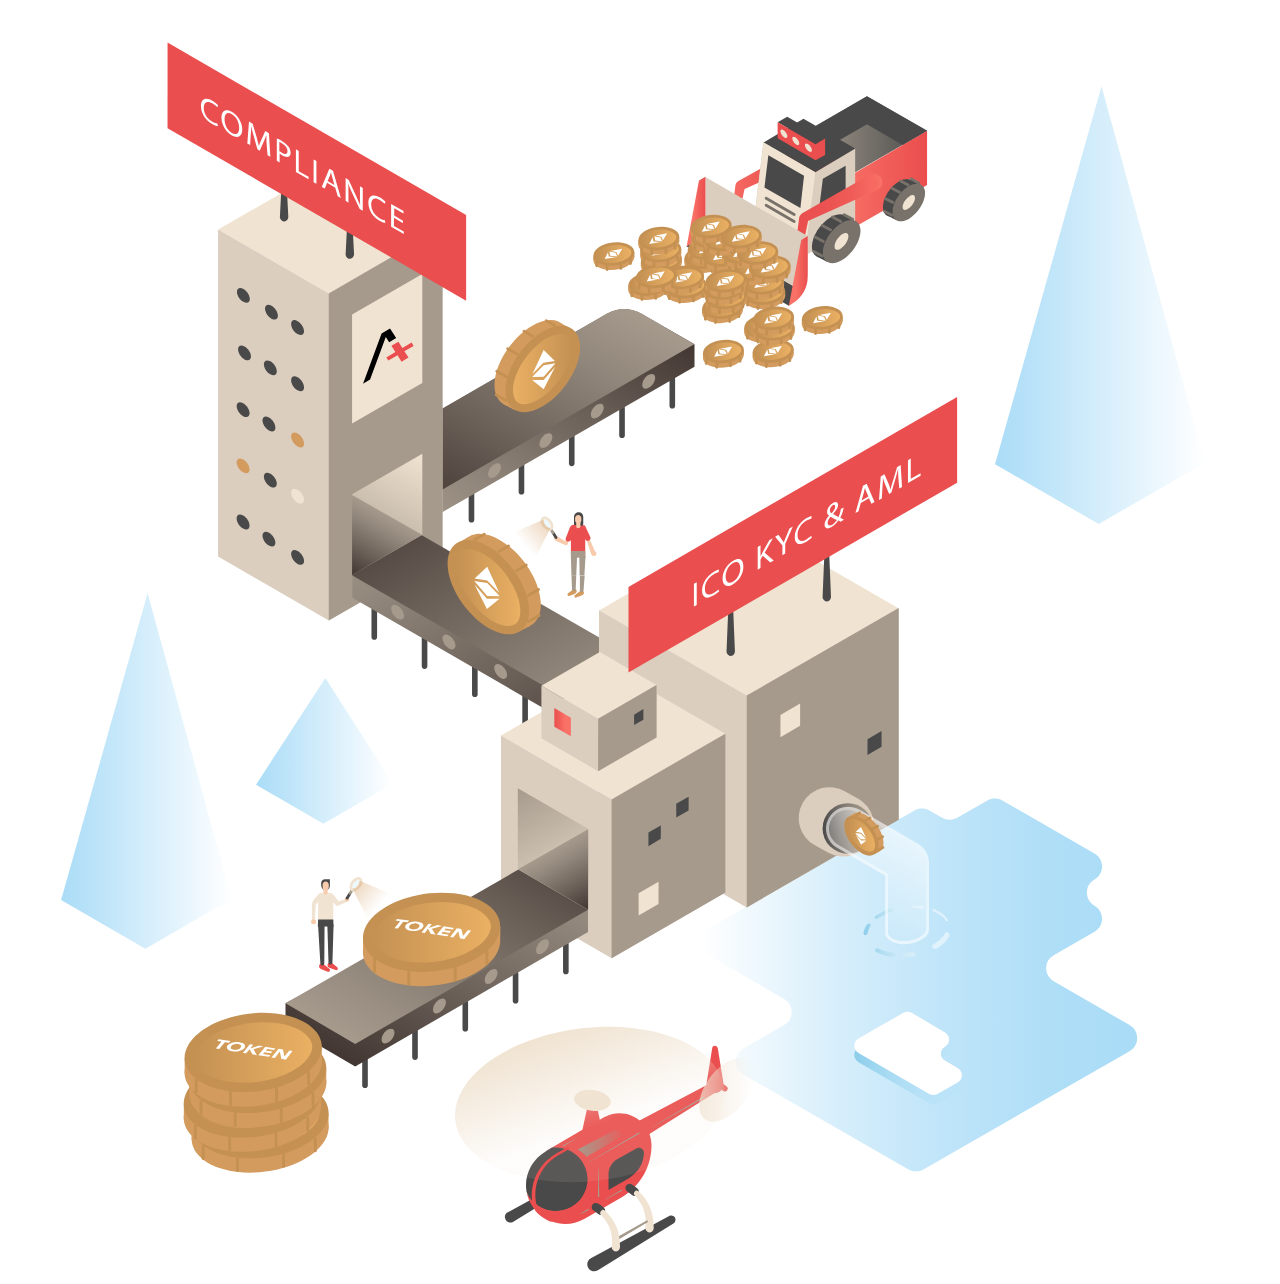
<file: animation.html>
<!DOCTYPE html>
<html>
  <head>
    <meta charset="utf-8">
    <title></title>
  </head>
  <body>
    <div class="projects__project__bg">

        <div class="animation_holder_svg">


                                <svg version="1.1" id="Layer_1" xmlns="http://www.w3.org/2000/svg" xmlns:xlink="http://www.w3.org/1999/xlink" x="0px" y="0px"
                                     viewBox="0 0 450 450" style="enable-background:new 0 0 450 450;" xml:space="preserve">
                                <style type="text/css">
                                    .st0{fill:#EA4E4E;}
                                    .st1{fill:#F0E3D1;}
                                    .st2{fill:#494949;}
                                    .st3{fill:#F8CBAC;}
                                    .st4{fill:none;stroke:#494949;stroke-linecap:round;stroke-miterlimit:10;}
                                    .st5{fill:none;stroke:#A59A8C;stroke-linecap:round;stroke-miterlimit:10;}
                                    .st6{fill:#EDF8FE;}
                                    .st7{fill:none;stroke:#F0E3D1;stroke-miterlimit:10;}
                                    .st8{fill:url(#SVGID_1_);}
                                    .st9{fill:none;stroke:#494949;stroke-width:2;stroke-linecap:round;stroke-miterlimit:10;}
                                    .st10{fill:url(#SVGID_2_);}
                                    .st11{fill:url(#SVGID_3_);}
                                    .st12{fill:#A59A8C;}
                                    .st13{fill:url(#SVGID_4_);}
                                    .st14{fill:url(#SVGID_5_);}
                                    .st15{fill:url(#SVGID_6_);}
                                    .st16{fill:url(#SVGID_7_);}
                                    .st17{fill:#FFFFFF;}
                                    .st18{fill:url(#SVGID_8_);}
                                    .st19{fill:#DBCEBF;}
                                    .st20{fill:#D39B5E;}
                                    .st21{fill:url(#SVGID_9_);}
                                    .st22{fill:url(#SVGID_10_);}
                                    .st23{fill:url(#SVGID_11_);}
                                    .st24{fill:url(#SVGID_12_);}
                                    .st25{fill:url(#SVGID_13_);}
                                    .st26{fill:url(#SVGID_14_);}
                                    .st27{fill:url(#SVGID_15_);}
                                    .st28{fill:url(#SVGID_16_);}
                                    .st29{fill:url(#SVGID_17_);}
                                    .st30{fill:none;stroke:#DBCEBF;stroke-width:22;stroke-linecap:round;stroke-linejoin:round;stroke-miterlimit:10;}
                                    .st31{fill:url(#SVGID_18_);}
                                    .st32{fill:url(#SVGID_19_);}
                                    .st33{fill:url(#SVGID_20_);}
                                    .st34{fill:url(#SVGID_21_);}
                                    .st35{fill:url(#SVGID_22_);}
                                    .st36{fill:url(#SVGID_23_);}
                                    .st37{fill:url(#SVGID_24_);}
                                    .st38{fill:url(#SVGID_25_);}
                                    .st39{opacity:0.6;}
                                    .st40{fill:url(#SVGID_26_);}
                                    .st41{fill:#C49153;}
                                    .st42{fill:url(#SVGID_27_);}
                                    .st43{fill:none;stroke:#C49153;stroke-linecap:round;stroke-miterlimit:10;}
                                    .st44{fill:url(#SVGID_28_);}
                                    .st45{fill:url(#SVGID_29_);}
                                    .st46{fill:url(#SVGID_30_);}
                                    .st47{fill:url(#SVGID_31_);}
                                    .st48{fill:url(#SVGID_32_);}
                                    .st49{fill:url(#SVGID_33_);}
                                    .st50{fill:none;stroke:#494949;stroke-width:3;stroke-linecap:round;stroke-linejoin:round;stroke-miterlimit:10;}
                                    .st51{fill:none;stroke:url(#SVGID_34_);stroke-width:2;stroke-linecap:round;stroke-miterlimit:10;}
                                    .st52{opacity:0.7;fill:url(#SVGID_35_);}
                                    .st53{fill:url(#SVGID_36_);}
                                    .st54{fill:url(#SVGID_37_);}
                                    .st55{fill:url(#SVGID_38_);}
                                    .st56{fill:url(#SVGID_39_);}
                                    .st57{fill:url(#SVGID_40_);}
                                    .st58{fill:url(#SVGID_41_);}
                                    .st59{fill:url(#SVGID_42_);}
                                    .st60{fill:url(#SVGID_43_);}
                                    .st61{fill:none;stroke:#78726B;stroke-linecap:round;stroke-miterlimit:10;}
                                    .st62{fill:#78726B;}
                                    .st63{fill:url(#SVGID_44_);}
                                    .st64{fill:url(#SVGID_45_);}
                                    .st65{fill:url(#SVGID_46_);}
                                    .st66{fill:#F0E3D1;stroke:#F56961;stroke-miterlimit:10;}
                                    .st67{fill:url(#SVGID_47_);}
                                    .st68{fill:url(#SVGID_48_);}
                                    .st69{fill:url(#SVGID_49_);}
                                    .st70{fill:url(#SVGID_50_);}
                                    .st71{fill:url(#SVGID_51_);}
                                    .st72{fill:url(#SVGID_52_);}
                                    .st73{fill:url(#SVGID_53_);}
                                    .st74{fill:url(#SVGID_54_);}
                                    .st75{fill:url(#SVGID_55_);}
                                    .st76{fill:url(#SVGID_56_);}
                                    .st77{fill:url(#SVGID_57_);}
                                    .st78{fill:url(#SVGID_58_);}
                                    .st79{fill:url(#SVGID_59_);}
                                    .st80{fill:url(#SVGID_60_);}
                                    .st81{fill:url(#SVGID_61_);}
                                    .st82{fill:url(#SVGID_62_);}
                                    .st83{fill:url(#SVGID_63_);}
                                    .st84{fill:url(#SVGID_64_);}
                                    .st85{fill:url(#SVGID_65_);}
                                    .st86{fill:url(#SVGID_66_);}
                                    .st87{fill:url(#SVGID_67_);}
                                    .st88{fill:url(#SVGID_68_);}
                                    .st89{fill:url(#SVGID_69_);}
                                    .st90{fill:url(#SVGID_70_);}
                                    .st91{fill:url(#SVGID_71_);}
                                    .st92{fill:url(#SVGID_72_);}
                                    .st93{fill:url(#SVGID_73_);}
                                    .st94{fill:url(#SVGID_74_);}
                                    .st95{fill:url(#SVGID_75_);}
                                    .st96{fill:url(#SVGID_76_);}
                                    .st97{fill:url(#SVGID_77_);}
                                    .st98{fill:url(#SVGID_78_);}
                                    .st99{fill:url(#SVGID_79_);}
                                    .st100{fill:url(#SVGID_80_);}
                                    .st101{fill:url(#SVGID_81_);}
                                    .st102{fill:url(#SVGID_82_);}
                                </style>
                                <g>
                                    <g>
                                        <path class="st0" d="M113.8,343.1l-2.4-1c-0.5-0.2-0.8-0.8-0.6-1.3s0.8-0.8,1.3-0.6c0.1,0,0.2,0.1,0.3,0.2l2,1.6
                                            c0.3,0.2,0.3,0.6,0.1,0.9C114.4,343.1,114.1,343.2,113.8,343.1z"/>
                                    </g>
                                    <g>
                                        <path class="st0" d="M116.6,342.5l-2.2-0.8c-0.5-0.2-0.8-0.8-0.6-1.3c0.2-0.5,0.8-0.8,1.3-0.6c0.1,0,0.2,0.1,0.3,0.2l1.8,1.5
                                            c0.3,0.2,0.3,0.6,0.1,0.9C117.1,342.5,116.8,342.6,116.6,342.5z"/>
                                    </g>
                                    <g>
                                        <path class="st1" d="M108.2,324.6l0-4.6c0-0.2,0-0.4,0-0.7c0-0.2,0.1-0.5,0.1-0.7c0.1-0.5,0.4-0.9,0.7-1.3l1.5-1.8
                                            c0.4-0.4,1-0.5,1.4-0.1c0.4,0.4,0.5,1,0.1,1.4c0,0-0.1,0.1-0.1,0.1l-1.7,1.6c-0.4,0.4-0.7,0.8-0.7,1.5l-0.2,4.6
                                            c0,0.3-0.3,0.6-0.6,0.6C108.5,325.2,108.2,324.9,108.2,324.6z"/>
                                    </g>
                                    <path class="st1" d="M114.5,326.9h-2.8c-0.7,0-1.3-0.6-1.3-1.3v-9.4c0-0.6,0.5-1.2,1.2-1.2h2.5c1,0,1.7,0.8,1.7,1.7v8.9
                                        C115.8,326.3,115.2,326.9,114.5,326.9z"/>
                                    <polygon class="st2" points="115.9,327 110.3,327 110.4,324.5 115.8,324.5    "/>
                                    <g>
                                        <path class="st1" d="M120.8,318.2l-3.3,1.4c-0.3,0.1-0.6,0-0.8-0.2l0,0l-2.5-2.7l0.7,0.3l-2.4,0.1c-0.6,0-1-0.4-1-1s0.4-1,1-1
                                            c0,0,0,0,0.1,0l2.4,0.1l0.1,0c0.3,0,0.5,0.1,0.6,0.3l2.3,2.9l-0.9-0.2l3.4-1c0.3-0.1,0.7,0.1,0.8,0.4
                                            C121.2,317.8,121,318.1,120.8,318.2z"/>
                                    </g>
                                    <path class="st2" d="M112.7,326.6l-0.1,13.6c0,0.4-0.3,0.7-0.7,0.7c-0.4,0-0.7-0.3-0.7-0.7l-0.8-13.6c0-0.6,0.5-1.2,1.1-1.2
                                        C112.1,325.4,112.6,325.9,112.7,326.6C112.7,326.6,112.7,326.6,112.7,326.6z"/>
                                    <path class="st2" d="M115.9,326.7l-0.4,13.1c0,0.4-0.3,0.7-0.7,0.7c-0.4,0-0.7-0.3-0.7-0.7l-0.4-13.1c0-0.6,0.5-1.2,1.1-1.2
                                        C115.3,325.4,115.8,325.9,115.9,326.7C115.9,326.6,115.9,326.6,115.9,326.7z"/>
                                    <circle class="st3" cx="108.8" cy="325.3" r="0.9"/>
                                    <circle class="st3" cx="120.7" cy="317.3" r="0.8"/>
                                    <path class="st2" d="M113.1,314.1L113.1,314.1c0.8,0,1.5-0.7,1.5-1.5v-2.4h-1.7c-0.8,0-1.4,0.6-1.4,1.4v1
                                        C111.6,313.4,112.3,314.1,113.1,314.1z"/>
                                    <path class="st3" d="M113.1,315.6L113.1,315.6c-0.4,0-0.8-0.3-0.8-0.8v-1.7h1.5v1.7C113.9,315.3,113.5,315.6,113.1,315.6z"/>
                                    <path class="st3" d="M113.1,314L113.1,314c0.6,0,1.1-0.5,1.1-1.1v-0.8c0-0.6-0.5-1.1-1.1-1.1l0,0c-0.6,0-1.1,0.5-1.1,1.1v0.8
                                        C112,313.5,112.5,314,113.1,314z"/>
                                </g>
                                <g>
                                    <line class="st4" x1="121.7" y1="315.3" x2="120.7" y2="316.9"/>
                                    <line class="st5" x1="122.5" y1="314.1" x2="121.8" y2="315.2"/>
                                    <path class="st6" d="M123,313.6c0.1,0,0.3,0,0.6-0.2c0.8-0.5,1.5-1.6,1.5-2.4c0-0.5-0.3-0.5-0.4-0.5c-0.1,0-0.3,0-0.6,0.2
                                        c-0.8,0.5-1.5,1.6-1.5,2.4C122.6,313.6,122.9,313.6,123,313.6z"/>
                                    <path class="st7" d="M122.1,313c0,1,0.8,1.3,1.8,0.7c1-0.6,1.8-1.8,1.8-2.8s-0.8-1.3-1.8-0.7C122.9,310.8,122.1,312,122.1,313z"/>

                                        <linearGradient id="SVGID_1_" gradientUnits="userSpaceOnUse" x1="6595.1689" y1="320.4647" x2="6604.8701" y2="312.3241" gradientTransform="matrix(-1 0 0 1 6728.3911 0)">
                                        <stop  offset="0.1045" style="stop-color:#D39B5E;stop-opacity:0"/>
                                        <stop  offset="0.9332" style="stop-color:#D39B5E;stop-opacity:0.3702"/>
                                        <stop  offset="1" style="stop-color:#D39B5E;stop-opacity:0.4"/>
                                    </linearGradient>
                                    <path class="st8" d="M123,313.6c0.1,0,0.3,0,0.6-0.2c0.8-0.5,1.5-1.6,1.5-2.4c0-0.2-0.1-0.4-0.1-0.4l0,0l12.1,5.2l-9.1,8.3
                                        l-5.4-10.6l0,0C122.8,313.6,122.9,313.6,123,313.6z"/>
                                </g>
                                <g>
                                    <g>
                                        <line class="st9" x1="236.5" y1="132" x2="236.5" y2="141.6"/>
                                        <line class="st9" x1="218.6" y1="142.4" x2="218.6" y2="152.1"/>
                                        <line class="st9" x1="200.7" y1="152.4" x2="200.7" y2="162.1"/>
                                        <line class="st9" x1="182.8" y1="162.6" x2="182.8" y2="172.2"/>
                                        <line class="st9" x1="165" y1="172.5" x2="165" y2="182.2"/>
                                    </g>
                                    <g>

                                            <linearGradient id="SVGID_2_" gradientUnits="userSpaceOnUse" x1="-4961.228" y1="98.9341" x2="-5015.0474" y2="192.1526" gradientTransform="matrix(1 0 0 1 5169.6528 0)">
                                            <stop  offset="5.128205e-003" style="stop-color:#423732"/>
                                            <stop  offset="0.3533" style="stop-color:#695E56"/>
                                            <stop  offset="0.7815" style="stop-color:#94897D"/>
                                            <stop  offset="1" style="stop-color:#A59A8C"/>
                                        </linearGradient>
                                        <path class="st10" d="M118.8,171.3v-8l94.2-54.3c4-2.3,8.8-2.3,12.8,0l18.6,10.7v8l-100.7,58.1L118.8,171.3z"/>
                                    </g>
                                    <g>

                                            <linearGradient id="SVGID_3_" gradientUnits="userSpaceOnUse" x1="-4962.96" y1="97.9341" x2="-5013.3154" y2="185.1526" gradientTransform="matrix(1 0 0 1 5169.6528 0)">
                                            <stop  offset="0" style="stop-color:#A59A8C"/>
                                            <stop  offset="0.2185" style="stop-color:#94897D"/>
                                            <stop  offset="0.6467" style="stop-color:#695E56"/>
                                            <stop  offset="0.9949" style="stop-color:#423732"/>
                                        </linearGradient>
                                        <path class="st11" d="M118.8,163.3l94.6-54.6c3.7-2.1,8.2-2.1,11.9,0l19,11l-100.7,58.1L118.8,163.3z"/>
                                    </g>
                                    <g>
                                        <path class="st12" d="M230.4,131.6c0,1.3-1,2.9-2.3,3.6c-1.3,0.7-2.3,0.3-2.3-1c0-1.3,1-2.9,2.3-3.6
                                            C229.4,129.9,230.4,130.3,230.4,131.6z"/>
                                        <path class="st12" d="M212.1,142.2c0,1.3-1,2.9-2.3,3.6c-1.3,0.7-2.3,0.3-2.3-1c0-1.3,1-2.9,2.3-3.6S212.1,140.9,212.1,142.2z"/>
                                        <path class="st12" d="M193.8,152.7c0,1.3-1,2.9-2.3,3.6s-2.3,0.3-2.3-1s1-2.9,2.3-3.6C192.8,151,193.8,151.4,193.8,152.7z"/>
                                        <path class="st12" d="M175.5,163.4c0,1.3-1,2.9-2.3,3.6c-1.3,0.7-2.3,0.3-2.3-1s1-2.9,2.3-3.6S175.5,162.1,175.5,163.4z"/>
                                    </g>
                                </g>
                                <g>
                                    <g>
                                        <g>

                                                <linearGradient id="SVGID_4_" gradientUnits="userSpaceOnUse" x1="-54.5221" y1="271.6721" x2="6.2654" y2="271.6721" gradientTransform="matrix(1 0 0 1 73.4001 0)">
                                                <stop  offset="0" style="stop-color:#AADCF7"/>
                                                <stop  offset="1" style="stop-color:#FFFFFF"/>
                                            </linearGradient>
                                            <path class="st13" d="M48.9,334.9l-30-17.3l30.8-109.2l30,108.8L48.9,334.9z"/>
                                        </g>
                                    </g>
                                </g>
                                <g>
                                    <g>
                                        <g>

                                                <linearGradient id="SVGID_5_" gradientUnits="userSpaceOnUse" x1="14.886" y1="264.4225" x2="63.6197" y2="264.4225" gradientTransform="matrix(1 0 0 1 73.4001 0)">
                                                <stop  offset="0" style="stop-color:#AADCF7"/>
                                                <stop  offset="1" style="stop-color:#FFFFFF"/>
                                            </linearGradient>
                                            <path class="st14" d="M112.3,290.4l-24-13.9l24.7-38l24,37.6L112.3,290.4z"/>
                                        </g>
                                    </g>
                                </g>
                                <linearGradient id="SVGID_6_" gradientUnits="userSpaceOnUse" x1="6662.9668" y1="347.7766" x2="6818.374" y2="347.7766" gradientTransform="matrix(-1 0 0 1 7064.9922 0)">
                                    <stop  offset="0" style="stop-color:#AADCF7"/>
                                    <stop  offset="0.1946" style="stop-color:#AFDEF7"/>
                                    <stop  offset="0.4282" style="stop-color:#BEE4F9"/>
                                    <stop  offset="0.6818" style="stop-color:#D6EEFB"/>
                                    <stop  offset="0.9479" style="stop-color:#F8FCFE"/>
                                    <stop  offset="1" style="stop-color:#FFFFFF"/>
                                </linearGradient>
                                <path class="st15" d="M249.3,327.8l73.4-42.1c1.6-0.9,3.7-0.9,5.3,0l4.6,2.6c1.6,0.9,3.7,0.9,5.3,0l10.8-6.2c1.6-0.9,3.7-0.9,5.3,0
                                    l32.8,18.9c3.6,2.1,3.6,7.2,0,9.3h0c-3.6,2-3.6,7.2,0,9.3l0,0c3.6,2.1,3.6,7.2,0,9.3l-14.5,8.3c-3.6,2-3.6,7.2,0,9.3l27,15.6
                                    c3.6,2.1,3.6,7.2,0,9.3l-73.4,42.1c-1.6,0.9-3.7,0.9-5.3,0l-58.8-33.8c-3.6-2.1-3.6-7.2,0-9.3l14.5-8.3c3.6-2,3.6-7.2,0-9.3
                                    l-27-15.6C245.7,335,245.7,329.9,249.3,327.8z"/>
                                <g>
                                    <linearGradient id="SVGID_7_" gradientUnits="userSpaceOnUse" x1="301.2654" y1="375.4656" x2="339.4703" y2="375.4656">
                                        <stop  offset="0" style="stop-color:#8BCDEA"/>
                                        <stop  offset="8.696914e-002" style="stop-color:#8FCFEC;stop-opacity:0.9174"/>
                                        <stop  offset="0.6313" style="stop-color:#A3D9F4;stop-opacity:0.4003"/>
                                        <stop  offset="1" style="stop-color:#AADCF7;stop-opacity:5.000000e-002"/>
                                    </linearGradient>
                                    <path class="st16" d="M333.6,373.1L333.6,373.1c1.9-1.1,2-3.9,0-5.1l-11.9-7c-0.9-0.5-2-0.5-2.9,0l-7.3,4.2l-0.1,0l-8.6,5
                                        c-2,1.1-2,3.9,0,5.1l25.2,14.6c0.9,0.5,2,0.5,2.9,0l7.2-4.1c2-1.1,2-3.9,0-5.1l-4.4-2.6C331.6,377,331.6,374.2,333.6,373.1z"/>
                                    <path class="st17" d="M333.6,369.8L333.6,369.8c1.9-1.1,2-3.9,0-5.1l-11.9-7c-0.9-0.5-2-0.5-2.9,0l-7.3,4.2l-0.1,0l-8.6,5
                                        c-2,1.1-2,3.9,0,5.1l25.2,14.6c0.9,0.5,2,0.5,2.9,0l7.2-4.1c2-1.1,2-3.9,0-5.1l-4.4-2.6C331.6,373.8,331.6,370.9,333.6,369.8z"/>
                                </g>
                                <g>
                                    <g>
                                        <g>

                                                <linearGradient id="SVGID_8_" gradientUnits="userSpaceOnUse" x1="277.9782" y1="105.8109" x2="352.8459" y2="105.8109" gradientTransform="matrix(1 0 0 1 73.4001 0)">
                                                <stop  offset="0" style="stop-color:#AADCF7"/>
                                                <stop  offset="1" style="stop-color:#FFFFFF"/>
                                            </linearGradient>
                                            <path class="st18" d="M388.3,183.7l-36.9-21.3l37.9-134.5l36.9,134L388.3,183.7z"/>
                                        </g>
                                    </g>
                                </g>
                                <g id="coin-forward">
                                    <g>
                                        <g>
                                            <polygon class="st20" points="199.6,113.7 196.6,112.1 176.5,141.1 180.3,143.1           "/>
                                            <g>
                                                <path class="st20" d="M173.2,134.2c0,7.3,5.9,9.9,13.3,5.6c7.3-4.2,13.3-13.6,13.3-21s-5.9-9.9-13.3-5.6
                                                    C179.2,117.5,173.2,126.8,173.2,134.2z"/>
                                                <path class="st41" d="M177.1,136.2c0,7.3,5.9,9.9,13.3,5.6c7.3-4.2,13.3-13.6,13.3-21c0-7.3-5.9-9.9-13.3-5.6
                                                    C183,119.5,177.1,128.9,177.1,136.2z"/>

                                                    <linearGradient id="SVGID_28_" gradientUnits="userSpaceOnUse" x1="2101.293" y1="128.5706" x2="2122.2727" y2="128.5706" gradientTransform="matrix(-1 0 0 1 2302.1423 0)">
                                                    <stop  offset="0" style="stop-color:#EAB063;stop-opacity:0"/>
                                                    <stop  offset="1" style="stop-color:#EAB063"/>
                                                </linearGradient>
                                                <path class="st44" d="M183.7,141.1c1.5,0,3.3-0.6,5.2-1.7c6.4-3.7,11.9-12.2,11.9-18.5c0-2.2-0.7-4.9-3.9-4.9
                                                    c-1.5,0-3.3,0.6-5.2,1.7c-6.4,3.7-11.9,12.2-11.9,18.5C179.9,138.5,180.5,141.1,183.7,141.1z"/>
                                            </g>
                                            <line class="st43" x1="194.6" y1="113" x2="191.6" y2="111.3"/>
                                            <line class="st43" x1="186.8" y1="116.9" x2="183.7" y2="115.1"/>
                                            <line class="st43" x1="181.2" y1="123.2" x2="177.9" y2="121.3"/>
                                            <line class="st43" x1="177.4" y1="131.3" x2="174" y2="129.3"/>
                                            <line class="st43" x1="177.2" y1="139.7" x2="173.8" y2="137.7"/>
                                        </g>
                                        <g>
                                            <path class="st17" d="M190.7,121.8l-4,8.5l3.9-4l4.1-0.6L190.7,121.8z M190.7,135.7l-4.1-3.3l4.1,0l4.1-4.7L190.7,135.7z"/>
                                            <path class="st17" d="M190.7,127.2l4.2-0.7l-4.2,4.8l-4.1,0.1L190.7,127.2z"/>
                                        </g>
                                    </g>
                                </g>
                                <g>
                                    <g>
                                        <g>
                                            <g>
                                                <path class="st1" d="M114.2,101.7L74.8,78.9l40.5-23.4l39.4,22.8L114.2,101.7z"/>
                                            </g>
                                            <polygon class="st19" points="74.8,195.3 114.2,218.1 154.7,194.7 154.7,78.2 114.2,101.6 74.8,78.9           "/>
                                            <polygon class="st12" points="114.2,218.1 154.7,194.7 154.7,78.2 114.2,101.6            "/>
                                        </g>
                                        <g>
                                            <g>
                                                <path class="st2 dotBlackBrown" d="M100.8,112.5c0,1.3,1,2.9,2.3,3.6c1.3,0.7,2.3,0.3,2.3-1s-1-2.9-2.3-3.6
                                                    C101.8,110.7,100.8,111.2,100.8,112.5z"/>
                                            </g>
                                            <g>
                                                <path class="st2 dotWhiteBrown" d="M91.1,126.8c0,1.3,1,2.9,2.3,3.6s2.3,0.3,2.3-1c0-1.3-1-2.9-2.3-3.6C92.1,125.1,91.1,125.5,91.1,126.8z"/>
                                                <path class="st2 dotBlackBrown" d="M100.8,132.5c0,1.3,1,2.9,2.3,3.6c1.3,0.7,2.3,0.3,2.3-1c0-1.3-1-2.9-2.3-3.6
                                                    C101.8,130.7,100.8,131.2,100.8,132.5z"/>
                                            </g>
                                            <g>
                                                <path class="st20" d="M100.8,152.5c0,1.3,1,2.9,2.3,3.6c1.3,0.7,2.3,0.3,2.3-1c0-1.3-1-2.9-2.3-3.6
                                                    C101.8,150.7,100.8,151.2,100.8,152.5z"/>
                                            </g>
                                            <g>
                                                <path class="st20" d="M81.4,161.7c0,1.3,1,2.9,2.3,3.6s2.3,0.3,2.3-1s-1-2.9-2.3-3.6C82.4,160,81.4,160.4,81.4,161.7z"/>
                                                <path class="st2 dotWhiteBrown" d="M91.1,166.8c0,1.3,1,2.9,2.3,3.6s2.3,0.3,2.3-1c0-1.3-1-2.9-2.3-3.6S91.1,165.5,91.1,166.8z"/>
                                                <path class="st1" d="M100.8,172.5c0,1.3,1,2.9,2.3,3.6c1.3,0.7,2.3,0.3,2.3-1c0-1.3-1-2.9-2.3-3.6
                                                    C101.8,170.7,100.8,171.2,100.8,172.5z"/>
                                            </g>
                                            <g>
                                                <path class="st2 dotWhiteBrown" d="M81.4,181.7c0,1.3,1,2.9,2.3,3.6s2.3,0.3,2.3-1s-1-2.9-2.3-3.6C82.4,180,81.4,180.4,81.4,181.7z"/>
                                            </g>
                                            <g>
                                                <path class="st2 dotWhiteBrown" d="M91.5,107c0,1.3,1,2.9,2.3,3.6c1.3,0.7,2.3,0.3,2.3-1s-1-2.9-2.3-3.6C92.6,105.3,91.5,105.7,91.5,107z"/>
                                            </g>
                                            <g>
                                                <path class="st2 dotWhiteBrown" d="M81.5,101c0,1.3,1,2.9,2.3,3.6c1.3,0.7,2.3,0.3,2.3-1s-1-2.9-2.3-3.6C82.6,99.3,81.5,99.7,81.5,101z"/>
                                            </g>
                                        </g>
                                        <g>
                                            <path class="st2 dotBlackBrown" d="M81.9,121.5c0,1.3,1,2.9,2.3,3.6c1.3,0.7,2.3,0.3,2.3-1s-1-2.9-2.3-3.6C82.9,119.8,81.9,120.2,81.9,121.5z"
                                                />
                                        </g>
                                        <g>
                                            <path class="st2 dotBlackBrown" d="M90.6,146.8c0,1.3,1,2.9,2.3,3.6c1.3,0.7,2.3,0.3,2.3-1c0-1.3-1-2.9-2.3-3.6
                                                C91.7,145.1,90.6,145.5,90.6,146.8z"/>
                                            <g>
                                                <path class="st2 dotBlackBrown" d="M81.4,141.7c0,1.3,1,2.9,2.3,3.6c1.3,0.7,2.3,0.3,2.3-1s-1-2.9-2.3-3.6C82.4,140,81.4,140.5,81.4,141.7z"/>
                                            </g>
                                        </g>
                                    </g>
                                </g>

                                <g>
                                    <line class="st9" x1="130.4" y1="214.3" x2="130.4" y2="223.9"/>
                                    <line class="st9" x1="148.3" y1="224.7" x2="148.3" y2="234.3"/>
                                    <line class="st9" x1="166.2" y1="234.7" x2="166.2" y2="244.3"/>
                                    <line class="st9" x1="184.1" y1="244.8" x2="184.1" y2="254.4"/>
                                    <line class="st9" x1="201.9" y1="254.8" x2="201.9" y2="264.4"/>
                                </g>
                                <g>

                                        <linearGradient id="SVGID_9_" gradientUnits="userSpaceOnUse" x1="1687.9243" y1="163.5419" x2="1623.9089" y2="274.4198" gradientTransform="matrix(-1 0 0 1 1836.1589 0)">
                                        <stop  offset="0" style="stop-color:#A59A8C"/>
                                        <stop  offset="0.2185" style="stop-color:#94897D"/>
                                        <stop  offset="0.6467" style="stop-color:#695E56"/>
                                        <stop  offset="0.9949" style="stop-color:#423732"/>
                                    </linearGradient>
                                    <path class="st21" d="M223.3,268.1l-100.7-58.1l0-31.5l125.5,67.2v5L223.3,268.1z"/>
                                </g>
                                <g>

                                        <linearGradient id="SVGID_10_" gradientUnits="userSpaceOnUse" x1="1688.3573" y1="158.7919" x2="1625.641" y2="267.4198" gradientTransform="matrix(-1 0 0 1 1836.1589 0)">
                                        <stop  offset="5.128205e-003" style="stop-color:#423732"/>
                                        <stop  offset="0.3533" style="stop-color:#695E56"/>
                                        <stop  offset="0.7815" style="stop-color:#94897D"/>
                                        <stop  offset="1" style="stop-color:#A59A8C"/>
                                    </linearGradient>
                                    <path class="st22" d="M223.3,260.1l-100.7-58.1l0-28.5l125.5,72.2L223.3,260.1z"/>
                                </g>
                                <g>
                                    <linearGradient id="SVGID_11_" gradientUnits="userSpaceOnUse" x1="122.5444" y1="201.9272" x2="147.4867" y2="158.7259">
                                        <stop  offset="0" style="stop-color:#A59A8C"/>
                                        <stop  offset="1" style="stop-color:#F0E3D1"/>
                                    </linearGradient>
                                    <polygon class="st23" points="122.5,201.9 147.5,187.5 147.5,158.7 122.5,173.1   "/>
                                    <linearGradient id="SVGID_12_" gradientUnits="userSpaceOnUse" x1="122.5845" y1="201.9504" x2="135.0378" y2="180.3806">
                                        <stop  offset="5.128205e-003" style="stop-color:#423732"/>
                                        <stop  offset="0.3533" style="stop-color:#695E56"/>
                                        <stop  offset="0.7815" style="stop-color:#94897D"/>
                                        <stop  offset="1" style="stop-color:#A59A8C"/>
                                    </linearGradient>
                                    <polygon class="st24" points="122.5,173.4 122.5,201.9 147.4,187.5   "/>
                                </g>
                                <g>
                                    <path class="st12" d="M136.4,213.8c0,1.3,1,2.9,2.3,3.6s2.3,0.3,2.3-1c0-1.3-1-2.9-2.3-3.6S136.4,212.6,136.4,213.8z"/>
                                    <path class="st12" d="M154.7,224.4c0,1.3,1,2.9,2.3,3.6s2.3,0.3,2.3-1c0-1.3-1-2.9-2.3-3.6S154.7,223.2,154.7,224.4z"/>
                                    <path class="st12" d="M173.1,234.9c0,1.3,1,2.9,2.3,3.6s2.3,0.3,2.3-1s-1-2.9-2.3-3.6C174.1,233.2,173.1,233.7,173.1,234.9z"/>
                                    <path class="st12" d="M191.4,245.7c0,1.3,1,2.9,2.3,3.6c1.3,0.7,2.3,0.3,2.3-1c0-1.3-1-2.9-2.3-3.6S191.4,244.4,191.4,245.7z"/>
                                </g>
                                <g class="coin_rotate">
                                    <g>
                                        <g>
                                            <polygon class="st20" points="160.9,190 164.1,188.2 186,219.9 181.9,222.1           "/>
                                            <g>
                                                <path class="st20" d="M189.7,212.4c0,8-6.5,10.8-14.5,6.1c-8-4.6-14.5-14.9-14.5-22.9c0-8,6.5-10.8,14.5-6.1
                                                    C183.2,194.1,189.7,204.3,189.7,212.4z"/>
                                                <path class="st41" d="M185.5,214.6c0,8-6.5,10.8-14.5,6.1s-14.5-14.9-14.5-22.9c0-8,6.5-10.8,14.5-6.1S185.5,206.6,185.5,214.6z
                                                    "/>

                                                    <linearGradient id="SVGID_29_" gradientUnits="userSpaceOnUse" x1="-4772.606" y1="206.2358" x2="-4749.6636" y2="206.2358" gradientTransform="matrix(1 0 0 1 4932.0742 0)">
                                                    <stop  offset="0" style="stop-color:#EAB063;stop-opacity:0"/>
                                                    <stop  offset="1" style="stop-color:#EAB063"/>
                                                </linearGradient>
                                                <path class="st45" d="M178.2,220c-1.7,0-3.6-0.6-5.7-1.8c-7-4.1-13-13.4-13-20.3c0-2.4,0.7-5.3,4.2-5.3c1.7,0,3.6,0.6,5.7,1.8
                                                    c7,4.1,13,13.4,13,20.3C182.4,217.1,181.7,220,178.2,220z"/>
                                            </g>
                                            <line class="st43" x1="166.3" y1="189.2" x2="169.6" y2="187.3"/>
                                            <line class="st43" x1="174.8" y1="193.5" x2="178.2" y2="191.5"/>
                                            <line class="st43" x1="181" y1="200.3" x2="184.5" y2="198.3"/>
                                            <line class="st43" x1="185.1" y1="209.2" x2="188.9" y2="207"/>
                                            <line class="st43" x1="185.3" y1="218.4" x2="189.1" y2="216.3"/>
                                        </g>
                                        <g>
                                            <path class="st17" d="M166.1,203.1l4.5,0.7l4.3,4.4l-4.3-9.3L166.1,203.1z M166.1,205.2l4.4,5.1l4.5,0l-4.5,3.7L166.1,205.2z"/>
                                            <path class="st17" d="M170.6,204.7l-4.6-0.7l4.6,5.3l4.5,0.1L170.6,204.7z"/>
                                        </g>
                                    </g>
                                </g>
                                <g>
                                    <g>
                                        <g>
                                            <g>
                                                <path class="st1" d="M263,244.9l-52.6-30.4l54-31.2l52.6,30.4L263,244.9z"/>
                                            </g>
                                            <polygon class="st19" points="210.4,289.8 263,320.2 317.1,289 317.1,213.6 263,244.8 210.4,214.4             "/>
                                            <polygon class="st12" points="263,320.2 317.1,289 317.1,213.6 263,244.8             "/>
                                        </g>
                                    </g>
                                    <g>
                                        <polygon class="st1" points="275,259.6 282,255.5 282,247.6 275,251.7        "/>
                                    </g>
                                    <g>
                                        <polygon class="st2" points="306,265.9 311,263 311,257.4 306,260.3      "/>
                                    </g>
                                </g>


                                <g>
                                    <g>
                                        <g>
                                            <g>
                                                <path class="st1" d="M214.9,281.8l-39.4-22.8l40.5-23.4l39.4,22.8L214.9,281.8z"/>
                                            </g>
                                            <polygon class="st19" points="175.5,315.5 214.9,338.3 255.4,314.9 255.4,258.4 214.9,281.8 175.5,259             "/>
                                            <polygon class="st12" points="214.9,338.3 255.4,314.9 255.4,258.4 214.9,281.8           "/>
                                        </g>
                                    </g>
                                    <g>
                                        <polygon class="st2" points="237.9,288.2 242.3,285.7 242.3,280.8 237.9,283.3        "/>
                                    </g>
                                    <g>
                                        <polygon class="st2" points="228,298.4 232.4,295.8 232.4,291 228,293.5      "/>
                                    </g>
                                    <g>
                                        <polygon class="st1" points="224.5,323.1 231.6,319 231.6,311.1 224.5,315.2      "/>
                                    </g>
                                </g>
                                <g>
                                    <g>
                                        <line class="st9" x1="198.6" y1="333.3" x2="198.6" y2="343"/>
                                        <line class="st9" x1="180.7" y1="343.8" x2="180.7" y2="353.4"/>
                                        <line class="st9" x1="162.8" y1="353.8" x2="162.8" y2="363.4"/>
                                        <line class="st9" x1="144.9" y1="363.9" x2="144.9" y2="373.5"/>
                                        <line class="st9" x1="127.1" y1="373.8" x2="127.1" y2="383.5"/>
                                    </g>
                                    <g>
                                        <line class="st9" x1="102.7" y1="360.3" x2="102.7" y2="369.9"/>
                                    </g>
                                    <g>

                                            <linearGradient id="SVGID_13_" gradientUnits="userSpaceOnUse" x1="-4984.4258" y1="285.1704" x2="-5039.4976" y2="380.5575" gradientTransform="matrix(1 0 0 1 5169.6528 0)">
                                            <stop  offset="0" style="stop-color:#A59A8C"/>
                                            <stop  offset="0.2185" style="stop-color:#94897D"/>
                                            <stop  offset="0.6467" style="stop-color:#695E56"/>
                                            <stop  offset="0.9949" style="stop-color:#423732"/>
                                        </linearGradient>
                                        <path class="st25" d="M98.8,362.3v-8l107.7-56.8l0,31.5l-82.9,47.8L98.8,362.3z"/>
                                    </g>
                                    <g>

                                            <linearGradient id="SVGID_14_" gradientUnits="userSpaceOnUse" x1="-4983.9927" y1="280.4204" x2="-5037.7656" y2="373.5575" gradientTransform="matrix(1 0 0 1 5169.6528 0)">
                                            <stop  offset="5.128205e-003" style="stop-color:#423732"/>
                                            <stop  offset="0.3533" style="stop-color:#695E56"/>
                                            <stop  offset="0.7815" style="stop-color:#94897D"/>
                                            <stop  offset="1" style="stop-color:#A59A8C"/>
                                        </linearGradient>
                                        <path class="st26" d="M98.8,354.3l107.7-61.8l0,28.5l-82.9,47.8L98.8,354.3z"/>
                                    </g>
                                    <g>

                                            <linearGradient id="SVGID_15_" gradientUnits="userSpaceOnUse" x1="6799.355" y1="320.9805" x2="6824.2974" y2="277.7792" gradientTransform="matrix(-1 0 0 1 7005.8115 0)">
                                            <stop  offset="0" style="stop-color:#F0E3D1"/>
                                            <stop  offset="1" style="stop-color:#A59A8C"/>
                                        </linearGradient>
                                        <polygon class="st27" points="206.5,321 181.5,306.6 181.5,277.8 206.5,292.2         "/>

                                            <linearGradient id="SVGID_16_" gradientUnits="userSpaceOnUse" x1="6799.395" y1="321.0037" x2="6811.8481" y2="299.4339" gradientTransform="matrix(-1 0 0 1 7005.8115 0)">
                                            <stop  offset="5.128205e-003" style="stop-color:#423732"/>
                                            <stop  offset="0.3533" style="stop-color:#695E56"/>
                                            <stop  offset="0.7815" style="stop-color:#94897D"/>
                                            <stop  offset="1" style="stop-color:#A59A8C"/>
                                        </linearGradient>
                                        <polygon class="st28" points="206.5,292.4 206.5,321 181.6,306.6         "/>
                                    </g>
                                    <g>
                                        <path class="st12" d="M192.6,332.9c0,1.3-1,2.9-2.3,3.6c-1.3,0.7-2.3,0.3-2.3-1s1-2.9,2.3-3.6
                                            C191.6,331.2,192.6,331.6,192.6,332.9z"/>
                                        <path class="st12" d="M174.3,343.5c0,1.3-1,2.9-2.3,3.6s-2.3,0.3-2.3-1s1-2.9,2.3-3.6S174.3,342.2,174.3,343.5z"/>
                                        <path class="st12" d="M155.9,354c0,1.3-1,2.9-2.3,3.6s-2.3,0.3-2.3-1c0-1.3,1-2.9,2.3-3.6S155.9,352.7,155.9,354z"/>
                                        <path class="st12" d="M137.6,364.7c0,1.3-1,2.9-2.3,3.6c-1.3,0.7-2.3,0.3-2.3-1s1-2.9,2.3-3.6C136.6,363,137.6,363.4,137.6,364.7z
                                            "/>
                                    </g>
                                </g>
                                <g>
                                    <g>
                                        <g>
                                            <g>
                                                <g>
                                                    <path class="st1" d="M210.1,253l-20.2-11.7l20.8-12l20.2,11.7L210.1,253z"/>
                                                </g>
                                                <polygon class="st19" points="189.9,260 210.1,271.7 230.9,259.7 230.9,241 210.1,253 189.9,241.3                 "/>
                                                <polygon class="st12" points="210.1,271.7 230.9,259.7 230.9,241 210.1,253               "/>
                                            </g>
                                        </g>
                                    </g>
                                    <g>
                                        <polygon class="st2" points="222.9,255.3 226.2,253.4 226.2,249.6 222.9,251.6        "/>
                                    </g>
                                    <g>
                                        <linearGradient id="SVGID_17_" gradientUnits="userSpaceOnUse" x1="194.4658" y1="254.2587" x2="200.4458" y2="254.2587">
                                            <stop  offset="0" style="stop-color:#EA4E4E"/>
                                            <stop  offset="0.3377" style="stop-color:#F15F5A"/>
                                            <stop  offset="0.6387" style="stop-color:#F97167"/>
                                        </linearGradient>
                                        <polygon class="st29" points="200.4,259.3 194.5,255.9 194.5,249.2 200.4,252.7       "/>
                                    </g>
                                </g>
                                <g>
                                    <g>
                                        <g>
                                            <path class="st2" d="M257.8,204.9l1,24.2c0,0.8-0.6,1.5-1.4,1.6c-0.8,0-1.5-0.6-1.6-1.4c0,0,0-0.1,0-0.1l1-24.2
                                                c0-0.3,0.2-0.5,0.5-0.5C257.6,204.4,257.8,204.7,257.8,204.9z"/>
                                        </g>
                                        <g>
                                            <path class="st2" d="M292,185.5l1,24.2c0,0.8-0.6,1.5-1.4,1.6c-0.8,0-1.5-0.6-1.6-1.4c0,0,0-0.1,0-0.1l1-24.2
                                                c0-0.3,0.2-0.5,0.5-0.5C291.8,185,292,185.2,292,185.5z"/>
                                        </g>
                                    </g>
                                    <g>
                                        <polygon class="st0" points="337.9,169 220.9,236.6 220.9,206.1 337.9,138.5      "/>
                                        <g>
                                            <path class="st17" d="M245.2,204.4v8.1l-1,0.6V205L245.2,204.4z"/>
                                            <path class="st17" d="M253.2,207.6c-0.4,0.4-1.2,1-2.1,1.6c-2.3,1.3-4,0.9-4-1.8c0-2.5,1.7-5.2,4.2-6.7c1-0.6,1.6-0.7,1.9-0.7
                                                l-0.3,1c-0.4,0-1,0.2-1.6,0.6c-1.9,1.1-3.2,3-3.2,5.2c0,2,1.1,2.6,3.1,1.5c0.6-0.4,1.3-0.9,1.7-1.3L253.2,207.6z"/>
                                            <path class="st17" d="M261.8,198.8c0,2.8-1.7,5.2-3.8,6.4c-2.1,1.2-3.6,0.4-3.6-2c0-2.6,1.6-5.2,3.8-6.4
                                                C260.4,195.5,261.8,196.4,261.8,198.8z M255.5,202.5c0,1.7,0.9,2.7,2.6,1.8c1.7-1,2.6-3,2.6-4.9c0-1.6-0.8-2.8-2.6-1.8
                                                C256.4,198.6,255.5,200.7,255.5,202.5z"/>
                                            <path class="st17" d="M266.9,191.9l1-0.6v3.9l0,0c0.2-0.4,0.4-0.8,0.6-1.2l2.5-4.5l1.3-0.7l-2.9,5.1l3.2,2.8l-1.2,0.7l-2.7-2.4
                                                l-0.8,1.3v3.1l-1,0.6V191.9z"/>
                                            <path class="st17" d="M275.7,194.8v-3.4l-2.6-3.2l1.2-0.7l1.1,1.6c0.3,0.4,0.6,0.8,0.8,1.2l0,0c0.2-0.7,0.5-1.3,0.8-2.1l1.2-2.9
                                                l1.2-0.7l-2.7,6.2v3.4L275.7,194.8z"/>
                                            <path class="st17" d="M286.2,188.5c-0.4,0.4-1.2,1-2.1,1.6c-2.3,1.3-4,0.9-4-1.8c0-2.5,1.7-5.2,4.2-6.7c1-0.6,1.6-0.7,1.9-0.7
                                                l-0.3,1c-0.4,0-1,0.2-1.6,0.6c-1.9,1.1-3.2,3-3.2,5.2c0,2,1.1,2.6,3.1,1.5c0.6-0.4,1.3-0.9,1.7-1.3L286.2,188.5z"/>
                                            <path class="st17" d="M296.4,182.9c-0.2-0.1-0.4-0.2-0.8-0.4c-0.7,1.1-1.5,1.8-2.4,2.3c-1.6,0.9-2.5,0.4-2.5-0.8
                                                c0-1.1,0.7-2.2,1.6-3.3v0c-0.4-0.3-0.7-0.7-0.7-1.3c0-1,0.7-2.4,2.1-3.2c1-0.6,1.8-0.4,1.8,0.7c0,0.9-0.5,1.8-1.8,3.2v0
                                                c0.7,0.4,1.5,0.8,2,1.1c0.4-0.8,0.6-1.7,0.8-2.8l1-0.6c-0.2,1.4-0.6,2.6-1.2,3.7c0.4,0.2,0.9,0.4,1.3,0.7L296.4,182.9z
                                                 M295.1,182.3c-0.5-0.3-1.4-0.7-2.3-1.2c-0.4,0.5-1,1.4-1,2.2c0,0.9,0.7,1.2,1.7,0.7C294.1,183.6,294.7,182.9,295.1,182.3z
                                                 M292.6,178.8c0,0.6,0.3,0.9,0.6,1.1c0.8-0.9,1.3-1.7,1.3-2.4c0-0.5-0.3-0.9-0.9-0.5C293,177.4,292.6,178.2,292.6,178.8z"/>
                                            <path class="st17" d="M303.6,176.2l-0.8,3l-1.1,0.6l2.7-9.7l1.3-0.7l2.8,6.5l-1.1,0.6l-0.9-2L303.6,176.2z M306.3,173.9l-0.8-1.9
                                                c-0.2-0.4-0.3-0.8-0.4-1.2l0,0c-0.1,0.5-0.3,1.1-0.4,1.7l-0.8,2.8L306.3,173.9z"/>
                                            <path class="st17" d="M317,167.5c-0.1-1.1-0.1-2.4-0.1-3.4l0,0c-0.3,1.1-0.6,2.3-1,3.7l-1.4,4.7l-0.8,0.5l-1.3-3.1
                                                c-0.4-0.9-0.7-1.8-0.9-2.6l0,0c0,1-0.1,2.4-0.2,3.7l-0.2,3.6l-1,0.6l0.6-8.4l1.3-0.8l1.4,3.1c0.3,0.8,0.6,1.5,0.8,2.3l0,0
                                                c0.2-0.9,0.5-2,0.9-3.2l1.4-4.7l1.3-0.8l0.5,7.8l-1,0.6L317,167.5z"/>
                                            <path class="st17" d="M320.4,161l1-0.6v7.2l3.5-2v0.9l-4.5,2.6V161z"/>
                                        </g>
                                    </g>
                                </g>
                                <g>
                                    <line class="st30" x1="297.3" y1="291.1" x2="292.5" y2="288.4"/>
                                    <g>
                                        <g class="zlate wave1">
                                            <linearGradient id="SVGID_18_" gradientUnits="userSpaceOnUse" x1="304.2253" y1="332.1827" x2="335.9185" y2="332.1827">
                                                <stop  offset="0" style="stop-color:#8BCDEA"/>
                                                <stop  offset="6.484509e-002" style="stop-color:#96D2EC;stop-opacity:0.9676"/>
                                                <stop  offset="0.3631" style="stop-color:#C3E5F4;stop-opacity:0.8184"/>
                                                <stop  offset="0.6291" style="stop-color:#E4F3FA;stop-opacity:0.6855"/>
                                                <stop  offset="0.8504" style="stop-color:#F8FCFE;stop-opacity:0.5748"/>
                                                <stop  offset="1" style="stop-color:#FFFFFF;stop-opacity:0.5"/>
                                            </linearGradient>
                                            <path class="st31" d="M335,330.7c0,0,0,0.1-0.1,0.2c-0.1,0.1-0.3,0.4-0.4,0.6c-0.4,0.5-0.9,1.1-1.5,1.6c-1.2,1.1-2.6,1.8-2.6,1.8
                                                l0,0c-0.5,0.2-1,0.1-1.3-0.4c-0.2-0.5-0.1-1,0.4-1.3c0,0,1.2-0.7,2.3-1.6c0.5-0.5,1-1,1.3-1.4c0.2-0.2,0.2-0.3,0.3-0.5
                                                c0.1-0.1,0.1-0.2,0.1-0.2c0.3-0.5,0.9-0.6,1.4-0.3C335.1,329.6,335.2,330.2,335,330.7C335,330.7,335,330.7,335,330.7z"/>
                                            <linearGradient id="SVGID_19_" gradientUnits="userSpaceOnUse" x1="304.2253" y1="336.9458" x2="335.9185" y2="336.9458">
                                                <stop  offset="0" style="stop-color:#8BCDEA"/>
                                                <stop  offset="6.484509e-002" style="stop-color:#96D2EC;stop-opacity:0.9676"/>
                                                <stop  offset="0.3631" style="stop-color:#C3E5F4;stop-opacity:0.8184"/>
                                                <stop  offset="0.6291" style="stop-color:#E4F3FA;stop-opacity:0.6855"/>
                                                <stop  offset="0.8504" style="stop-color:#F8FCFE;stop-opacity:0.5748"/>
                                                <stop  offset="1" style="stop-color:#FFFFFF;stop-opacity:0.5"/>
                                            </linearGradient>
                                            <path class="st32" d="M322.3,337.7l-3,0.3c-0.5,0-0.9-0.3-0.9-0.8c0-0.5,0.3-0.9,0.7-0.9l3-0.3c0.5-0.1,0.9,0.3,1,0.8
                                                S322.8,337.6,322.3,337.7C322.3,337.7,322.3,337.7,322.3,337.7z"/>
                                            <linearGradient id="SVGID_20_" gradientUnits="userSpaceOnUse" x1="304.2253" y1="336.2232" x2="335.9185" y2="336.2232">
                                                <stop  offset="0" style="stop-color:#8BCDEA"/>
                                                <stop  offset="6.484509e-002" style="stop-color:#96D2EC;stop-opacity:0.9676"/>
                                                <stop  offset="0.3631" style="stop-color:#C3E5F4;stop-opacity:0.8184"/>
                                                <stop  offset="0.6291" style="stop-color:#E4F3FA;stop-opacity:0.6855"/>
                                                <stop  offset="0.8504" style="stop-color:#F8FCFE;stop-opacity:0.5748"/>
                                                <stop  offset="1" style="stop-color:#FFFFFF;stop-opacity:0.5"/>
                                            </linearGradient>
                                            <path class="st33" d="M315.1,337.8c0,0-0.1,0-0.3,0c-0.2,0-0.4-0.1-0.7-0.1c-0.6-0.1-1.3-0.2-2.1-0.5c-0.8-0.2-1.5-0.5-2-0.7
                                                c-0.5-0.2-0.9-0.4-0.9-0.4l0,0c-0.4-0.2-0.5-0.7-0.3-1c0.2-0.4,0.6-0.5,1-0.3c0,0,1.3,0.6,2.7,1c0.7,0.2,1.4,0.3,1.9,0.4
                                                c0.5,0.1,0.9,0.1,0.9,0.1c0.4,0.1,0.8,0.5,0.7,0.9C316,337.5,315.6,337.9,315.1,337.8z"/>
                                            <linearGradient id="SVGID_21_" gradientUnits="userSpaceOnUse" x1="304.2253" y1="327.8338" x2="335.9185" y2="327.8338">
                                                <stop  offset="0" style="stop-color:#8BCDEA"/>
                                                <stop  offset="6.484509e-002" style="stop-color:#96D2EC;stop-opacity:0.9676"/>
                                                <stop  offset="0.3631" style="stop-color:#C3E5F4;stop-opacity:0.8184"/>
                                                <stop  offset="0.6291" style="stop-color:#E4F3FA;stop-opacity:0.6855"/>
                                                <stop  offset="0.8504" style="stop-color:#F8FCFE;stop-opacity:0.5748"/>
                                                <stop  offset="1" style="stop-color:#FFFFFF;stop-opacity:0.5"/>
                                            </linearGradient>
                                            <path class="st34" d="M304.6,329.1c0,0,0-0.2,0.1-0.5c0.1-0.3,0.2-0.7,0.4-1.1c0.1-0.2,0.2-0.4,0.3-0.5c0-0.1,0.1-0.2,0.1-0.2
                                                c0-0.1,0.1-0.2,0.1-0.2c0.2-0.2,0.3-0.4,0.3-0.4c0.2-0.3,0.6-0.4,0.9-0.2c0.3,0.2,0.4,0.6,0.2,0.9c0,0-0.1,0.2-0.2,0.4
                                                c0,0.1-0.1,0.1-0.1,0.2c0,0.1-0.1,0.1-0.1,0.2c-0.1,0.1-0.1,0.3-0.2,0.5c-0.1,0.3-0.2,0.6-0.3,0.9c0,0.2-0.1,0.4-0.1,0.4
                                                c-0.1,0.4-0.4,0.6-0.8,0.6S304.5,329.5,304.6,329.1z"/>
                                            <linearGradient id="SVGID_22_" gradientUnits="userSpaceOnUse" x1="304.2253" y1="322.4348" x2="335.9185" y2="322.4348">
                                                <stop  offset="0" style="stop-color:#8BCDEA"/>
                                                <stop  offset="6.484509e-002" style="stop-color:#96D2EC;stop-opacity:0.9676"/>
                                                <stop  offset="0.3631" style="stop-color:#C3E5F4;stop-opacity:0.8184"/>
                                                <stop  offset="0.6291" style="stop-color:#E4F3FA;stop-opacity:0.6855"/>
                                                <stop  offset="0.8504" style="stop-color:#F8FCFE;stop-opacity:0.5748"/>
                                                <stop  offset="1" style="stop-color:#FFFFFF;stop-opacity:0.5"/>
                                            </linearGradient>
                                            <path class="st35" d="M308.9,323.2c0,0,0.3-0.2,0.8-0.5c0.5-0.3,1.2-0.7,1.9-1c1.4-0.6,2.9-1.1,2.9-1.1l0,0
                                                c0.3-0.1,0.6,0.1,0.7,0.4c0.1,0.3-0.1,0.6-0.4,0.7c0,0-1.4,0.4-2.7,1.1c-0.7,0.3-1.3,0.7-1.8,0.9c-0.5,0.3-0.8,0.5-0.8,0.5
                                                c-0.3,0.2-0.7,0.1-0.9-0.1S308.6,323.4,308.9,323.2C308.9,323.2,308.9,323.2,308.9,323.2L308.9,323.2z"/>
                                            <linearGradient id="SVGID_23_" gradientUnits="userSpaceOnUse" x1="304.2253" y1="320.114" x2="335.9185" y2="320.114">
                                                <stop  offset="0" style="stop-color:#8BCDEA"/>
                                                <stop  offset="6.484509e-002" style="stop-color:#96D2EC;stop-opacity:0.9676"/>
                                                <stop  offset="0.3631" style="stop-color:#C3E5F4;stop-opacity:0.8184"/>
                                                <stop  offset="0.6291" style="stop-color:#E4F3FA;stop-opacity:0.6855"/>
                                                <stop  offset="0.8504" style="stop-color:#F8FCFE;stop-opacity:0.5748"/>
                                                <stop  offset="1" style="stop-color:#FFFFFF;stop-opacity:0.5"/>
                                            </linearGradient>
                                            <path class="st36" d="M322.6,319.5c0,0,0.7,0.1,1.5,0.1c0.2,0,0.4,0,0.5,0c0.1,0,0.2,0,0.3,0l0.1,0l0.1,0c0.3,0,0.5,0.1,0.5,0.1
                                                c0.3,0,0.4,0.3,0.4,0.5c0,0.3-0.3,0.4-0.5,0.4c0,0-0.2,0-0.5-0.1l-0.1,0l0,0c0.1,0,0,0,0,0l-0.1,0c-0.1,0-0.2,0-0.3,0
                                                c-0.2,0-0.4,0-0.6,0c-0.7,0-1.5-0.1-1.5-0.1c-0.3,0-0.5-0.3-0.5-0.5C322,319.7,322.3,319.5,322.6,319.5
                                                C322.6,319.5,322.6,319.5,322.6,319.5z"/>
                                            <linearGradient id="SVGID_24_" gradientUnits="userSpaceOnUse" x1="304.2253" y1="322.9461" x2="335.9185" y2="322.9461">
                                                <stop  offset="0" style="stop-color:#8BCDEA"/>
                                                <stop  offset="6.484509e-002" style="stop-color:#96D2EC;stop-opacity:0.9676"/>
                                                <stop  offset="0.3631" style="stop-color:#C3E5F4;stop-opacity:0.8184"/>
                                                <stop  offset="0.6291" style="stop-color:#E4F3FA;stop-opacity:0.6855"/>
                                                <stop  offset="0.8504" style="stop-color:#F8FCFE;stop-opacity:0.5748"/>
                                                <stop  offset="1" style="stop-color:#FFFFFF;stop-opacity:0.5"/>
                                            </linearGradient>
                                            <path class="st37" d="M329.6,320.8c0,0,0.3,0.1,0.9,0.4c0.5,0.2,1.2,0.6,1.9,1.1c0.6,0.5,1.2,1,1.6,1.5c0.4,0.5,0.6,0.8,0.6,0.8
                                                l0,0c0.1,0.2,0,0.4-0.1,0.5c-0.2,0.1-0.4,0-0.5-0.1c0,0-0.2-0.3-0.5-0.7c-0.3-0.4-0.9-0.9-1.5-1.3c-0.6-0.4-1.2-0.7-1.7-1
                                                c-0.5-0.2-0.8-0.3-0.8-0.3c-0.2-0.1-0.3-0.3-0.3-0.6C329.1,320.8,329.3,320.7,329.6,320.8C329.5,320.8,329.5,320.8,329.6,320.8
                                                L329.6,320.8z"/>
                                        </g>
                                    </g>
                                    <linearGradient id="SVGID_25_" gradientUnits="userSpaceOnUse" x1="290.0395" y1="292.1226" x2="308.0395" y2="292.1226">
                                        <stop  offset="0" style="stop-color:#494949"/>
                                        <stop  offset="9.630466e-002" style="stop-color:#585654"/>
                                        <stop  offset="0.3495" style="stop-color:#79736C"/>
                                        <stop  offset="0.5911" style="stop-color:#91897E"/>
                                        <stop  offset="0.8139" style="stop-color:#A09688"/>
                                        <stop  offset="1" style="stop-color:#A59A8C"/>
                                    </linearGradient>
                                    <circle class="st38" cx="299" cy="292.1" r="9"/>
                                    <g class="st39">
                                        <linearGradient id="SVGID_26_" gradientUnits="userSpaceOnUse" x1="300.6213" y1="318.1015" x2="322.4055" y2="296.3172">
                                            <stop  offset="0" style="stop-color:#FFFFFF;stop-opacity:0"/>
                                            <stop  offset="1" style="stop-color:#FFFFFF"/>
                                        </linearGradient>
                                        <path class="st40" d="M319,332.7c-0.5,0-0.9,0-1.4-0.1c-2.9-0.3-4.9-1.7-4.8-3.4l0-20.7l-17.4-10c-1.7-1-2.9-2.6-3.4-4.4
                                            s-0.2-3.9,0.7-5.5c1.3-2.3,3.7-3.7,6.3-3.7c1.3,0,2.5,0.3,3.6,1l21,12.2c2.3,1.3,3.7,3.7,3.7,6.3v22.5l0,1.1c0,0.5-0.1,1-0.4,1.5
                                            C325.9,331.3,322.5,332.7,319,332.7z"/>
                                        <g>
                                            <path class="st17" d="M299.1,285.4L299.1,285.4c1.2,0,2.4,0.3,3.4,0.9l21,12.2c2.1,1.2,3.4,3.5,3.4,5.9l0,22.4l0,1.1l0,0l0,0
                                                c0,0.4-0.1,0.7-0.3,1.1c-1,1.8-4.3,3.2-7.6,3.2c-0.5,0-0.9,0-1.3-0.1c-2.6-0.3-4.4-1.5-4.4-2.9l0-2.1v-18.3v-0.6l-0.5-0.3
                                                l-17.1-9.9c-1.6-0.9-2.7-2.4-3.2-4.1c-0.5-1.8-0.2-3.6,0.7-5.2C294.4,286.7,296.6,285.4,299.1,285.4 M299.1,284.4
                                                c-2.7,0-5.3,1.4-6.8,3.9c-2.2,3.7-0.9,8.5,2.9,10.7l17.1,9.9v18.3l0,2.1c-0.1,1.9,2,3.5,5.3,3.9c0.5,0.1,1,0.1,1.4,0.1
                                                c3.6,0,7.2-1.5,8.5-3.7c0.3-0.6,0.5-1.2,0.4-1.7l0-1.1v-22.5c0-2.8-1.5-5.4-3.9-6.8l-21-12.2
                                                C301.7,284.7,300.4,284.4,299.1,284.4L299.1,284.4z"/>
                                        </g>
                                    </g>
                                </g>
                                <polygon class="st1" points="122.5,147.9 147.5,133.5 147.5,94.7 122.5,109.1 " d="isturif"/>
                                <g>
                                    <polygon class="st0" points="140.1,125.9 138.7,123.6 135.4,125.5 134.7,124.4 137.9,122.5 136.5,120.2 139,118.8 140.4,121
                                        143.7,119.1 144.4,120.3 141.1,122.2 142.6,124.4     "/>
                                    <polygon points="126.4,133.8 133,115.9 136,114.1 138.2,117.5 135.7,119 134.5,117.1 128.9,132.3  "/>
                                </g>
                                <g>
                                    <path class="st20" d="M112.8,403.2c-4.4,7.6-18.3,12.6-31,11.2s-19.5-8.8-15.1-16.5c4.4-7.6,18.3-12.6,31-11.2
                                        C110.5,388.2,117.2,395.6,112.8,403.2z"/>
                                    <polygon class="st20" points="114.1,393.6 114.1,399.1 65.4,402.9 65.4,397.4     "/>
                                    <path class="st41" d="M112.8,398.1c-4.4,7.6-18.3,12.6-31,11.2c-12.7-1.5-19.5-8.8-15.1-16.5c4.4-7.6,18.3-12.6,31-11.2
                                        C110.5,383,117.2,390.4,112.8,398.1z"/>
                                    <linearGradient id="SVGID_27_" gradientUnits="userSpaceOnUse" x1="68.7143" y1="395.3941" x2="110.7982" y2="395.3941">
                                        <stop  offset="0" style="stop-color:#EAB063;stop-opacity:0"/>
                                        <stop  offset="1" style="stop-color:#EAB063"/>
                                    </linearGradient>
                                    <path class="st42" d="M86.3,406.1c-1.4,0-2.8-0.1-4.1-0.2c-6.4-0.7-11.3-3.2-12.9-6.4c-0.8-1.6-0.7-3.3,0.4-5.1
                                        c3.2-5.6,13.4-9.7,23.6-9.7c1.4,0,2.8,0.1,4.1,0.2c6.4,0.7,11.3,3.2,12.9,6.4c0.8,1.6,0.7,3.3-0.4,5.1
                                        C106.7,401.9,96.5,406.1,86.3,406.1z"/>
                                    <g>
                                        <line class="st43" x1="81.7" y1="409.6" x2="81.7" y2="413.9"/>
                                        <line class="st43" x1="69.5" y1="405.4" x2="69.5" y2="409.7"/>
                                        <line class="st43" x1="98.1" y1="408.1" x2="98.1" y2="412.4"/>
                                        <line class="st43" x1="109.4" y1="402.6" x2="109.4" y2="406.9"/>
                                    </g>
                                    <g>
                                        <path class="st17" d="M100,389.2l-14.1,2.8l7.2,1.3l2,4.5L100,389.2z M78.7,401.6l4.1-8.1l1.1,5.1l8.2,0.8L78.7,401.6z"/>
                                        <path class="st17" d="M91.8,394l2.1,4.7l-8.4-0.9l-1.1-5.1L91.8,394z"/>
                                    </g>
                                </g>

                                <g>
                                    <g>
                                        <g>
                                            <path class="st2" d="M122.2,68l1,19.7c0,0.8-0.6,1.5-1.4,1.6c-0.8,0-1.5-0.6-1.6-1.4c0-0.1,0-0.1,0-0.2l1-19.7
                                                c0-0.3,0.3-0.5,0.5-0.5C122,67.5,122.2,67.7,122.2,68z"/>
                                        </g>
                                        <g>
                                            <path class="st2" d="M98.8,54.7l1,19.7c0,0.8-0.6,1.5-1.4,1.6c-0.8,0-1.5-0.6-1.6-1.4c0-0.1,0-0.1,0-0.2l1-19.7
                                                c0-0.3,0.3-0.5,0.5-0.5C98.6,54.2,98.8,54.4,98.8,54.7z"/>
                                        </g>
                                    </g>
                                    <g>
                                        <polygon class="st0" points="163.1,104.2 56.8,42.8 56.8,12.3 163.1,73.7         "/>
                                        <g>
                                            <path class="st17" d="M74.8,42.1c-0.4,0-1.2-0.3-2.1-0.8c-2.3-1.3-4-3.7-4-6.4c0-2.5,1.7-3.3,4.2-1.8c1,0.6,1.6,1.2,1.9,1.5
                                                l-0.3,0.7c-0.4-0.4-1-0.9-1.6-1.3c-1.9-1.1-3.2-0.6-3.2,1.5c0,2,1.1,3.9,3.1,5c0.6,0.4,1.3,0.6,1.7,0.6L74.8,42.1z"/>
                                            <path class="st17" d="M83.4,43.2c0,2.8-1.7,3.3-3.8,2.1c-2.1-1.2-3.6-3.8-3.6-6.2c0-2.6,1.6-3.3,3.8-2.1
                                                C81.9,38.3,83.4,40.8,83.4,43.2z M77.1,39.7c0,1.7,0.9,3.8,2.6,4.8c1.7,1,2.6,0,2.6-1.9c0-1.6-0.8-3.8-2.6-4.8
                                                C77.9,36.8,77.1,37.9,77.1,39.7z"/>
                                            <path class="st17" d="M92.1,48.8c-0.1-1.2-0.1-2.6-0.1-3.6l0,0c-0.3,0.8-0.6,1.6-1,2.5l-1.4,3.1l-0.8-0.5l-1.3-4.6
                                                c-0.4-1.4-0.7-2.6-0.9-3.7l0,0c0,1-0.1,2.3-0.2,3.5l-0.2,3.3l-1-0.6l0.6-7.8l1.3,0.8l1.4,4.7c0.3,1.2,0.6,2.2,0.8,3.2l0,0
                                                c0.2-0.7,0.5-1.4,0.9-2.2l1.4-3.1l1.3,0.8l0.5,8.4l-1-0.6L92.1,48.8z"/>
                                            <path class="st17" d="M95.6,46.4c0.5,0.2,1.2,0.5,2,1c1,0.6,1.8,1.3,2.3,2c0.4,0.6,0.7,1.4,0.7,2.1c0,0.7-0.2,1.2-0.6,1.4
                                                c-0.6,0.3-1.5,0-2.5-0.5c-0.3-0.2-0.6-0.4-0.8-0.6V55l-1-0.6V46.4z M96.6,50.9c0.2,0.2,0.5,0.4,0.9,0.6c1.3,0.7,2,0.6,2-0.6
                                                c0-1.1-0.8-2-1.9-2.7c-0.5-0.3-0.8-0.4-1-0.5V50.9z"/>
                                            <path class="st17" d="M102.5,50.3l1,0.6v7.2l3.5,2V61l-4.5-2.6V50.3z"/>
                                            <path class="st17" d="M109.8,54.5v8.1l-1-0.6v-8.1L109.8,54.5z"/>
                                            <path class="st17" d="M113.6,62.2l-0.8,2.1l-1.1-0.6l2.7-6.5l1.3,0.7l2.8,9.7l-1.1-0.6l-0.9-3L113.6,62.2z M116.2,63l-0.8-2.8
                                                c-0.2-0.6-0.3-1.2-0.4-1.7l0,0c-0.1,0.4-0.3,0.8-0.4,1.2l-0.8,1.9L116.2,63z"/>
                                            <path class="st17" d="M120.2,68.6v-8.1l1.1,0.7l2.6,5.6c0.6,1.3,1.1,2.4,1.5,3.5l0,0c-0.1-1.1-0.1-2.1-0.1-3.4v-3.4l1,0.6v8.1
                                                l-1.1-0.6l-2.6-5.6c-0.6-1.2-1.1-2.5-1.5-3.6l0,0c0.1,1.1,0.1,2,0.1,3.4v3.5L120.2,68.6z"/>
                                            <path class="st17" d="M134.4,76.5c-0.4,0-1.2-0.3-2.1-0.8c-2.3-1.3-4-3.7-4-6.4c0-2.5,1.7-3.3,4.2-1.8c1,0.6,1.6,1.2,1.9,1.5
                                                l-0.3,0.7c-0.4-0.4-1-0.9-1.6-1.3c-1.9-1.1-3.2-0.6-3.2,1.5c0,2,1.1,3.9,3.1,5c0.6,0.4,1.3,0.6,1.7,0.6L134.4,76.5z"/>
                                            <path class="st17" d="M140.5,76.5l-3.1-1.8v2.9l3.5,2v0.9l-4.5-2.6v-8.1l4.4,2.5v0.9l-3.3-1.9v2.6l3.1,1.8V76.5z"/>
                                        </g>
                                    </g>
                                </g>
                                <g>
                                    <path class="st2" d="M203.2,179.5L203.2,179.5c-0.9,0-1.7,0.7-1.7,1.7v4.2h1.5c1,0,1.8-0.8,1.8-1.8v-2.4
                                        C204.8,180.2,204.1,179.5,203.2,179.5z"/>
                                    <g>
                                        <path class="st20" d="M204.6,209l-2.3,0.9c-0.3,0.1-0.5,0-0.6-0.3c-0.1-0.2,0-0.5,0.2-0.6l1.9-1.5c0.4-0.3,0.9-0.2,1.1,0.2
                                            c0.3,0.4,0.2,0.9-0.2,1.1C204.8,208.9,204.7,208.9,204.6,209z"/>
                                    </g>
                                    <g>
                                        <path class="st20" d="M201.9,208.5l-2.1,0.8c-0.3,0.1-0.5,0-0.6-0.3c-0.1-0.2,0-0.4,0.2-0.6l1.8-1.4c0.4-0.3,0.9-0.2,1.1,0.1
                                            c0.3,0.4,0.2,0.9-0.1,1.1C202,208.5,201.9,208.5,201.9,208.5z"/>
                                    </g>
                                    <g>
                                        <path class="st3" d="M207.6,194.3l-0.9-2.7l-0.4-1.3L206,189c-0.1-0.3,0.1-0.5,0.3-0.6c0.2-0.1,0.5,0.1,0.6,0.3l2.2,5.1
                                            c0.2,0.4,0,0.9-0.4,1.1C208.3,195,207.8,194.8,207.6,194.3C207.7,194.4,207.6,194.3,207.6,194.3z"/>
                                    </g>
                                    <path class="st0" d="M201.7,195.5h2.5c0.7,0,1.3-0.6,1.3-1.3v-9.4c0-0.3-0.2-0.5-0.5-0.5h-3.3c-0.7,0-1.3,0.6-1.3,1.3v8.6
                                        C200.4,194.9,201,195.5,201.7,195.5z"/>
                                    <polygon class="st12" points="200.4,195.6 205.6,195.6 205.5,193.3 200.4,193.3   "/>
                                    <g>
                                        <path class="st3" d="M196.1,188.4l2.8,1.7l-0.9,0.3l0.9-1.5c0.1-0.2,0.5-0.3,0.7-0.2c0.2,0.1,0.3,0.4,0.2,0.6l-0.6,1.6
                                            c-0.1,0.3-0.5,0.5-0.8,0.3l0,0l-0.1,0l-3-1.4c-0.4-0.2-0.6-0.7-0.4-1.1C195.2,188.4,195.6,188.2,196.1,188.4
                                            C196.1,188.4,196.1,188.4,196.1,188.4z"/>
                                    </g>
                                    <circle class="st3" cx="208.6" cy="194.2" r="0.9"/>
                                    <circle class="st3" cx="195.2" cy="188.8" r="0.8"/>
                                    <path class="st12" d="M205.6,195.4c0-0.6-0.4-1.1-1-1.2c-0.6,0-1.1,0.4-1.2,1c0,0,0,0,0,0.1l0.1,6.7h1.7L205.6,195.4z"/>
                                    <path class="st12" d="M202.6,195.3c0-0.6-0.5-1.1-1.1-1.1c-0.6,0-1.1,0.5-1.1,1.1c0,0,0,0.1,0,0.1l0.2,6.7h1.7L202.6,195.3z"/>
                                    <path class="st12" d="M204.2,208c0.4,0,0.6-0.3,0.7-0.6l0.4-5.3h-1.7l0,5.3C203.5,207.7,203.8,208,204.2,208z"/>
                                    <path class="st12" d="M201.5,207.6c0.4,0,0.6-0.3,0.6-0.6l0.2-4.9h-1.7l0.2,4.9C200.8,207.3,201.1,207.6,201.5,207.6z"/>
                                    <g>
                                        <path class="st0" d="M205.5,189.1l-1.1-4.1c-0.1-0.3,0.1-0.7,0.4-0.8c0.3-0.1,0.6,0.1,0.7,0.3l1.8,3.8c0.2,0.5,0,1.1-0.5,1.3
                                            c-0.5,0.2-1.1,0-1.3-0.5C205.5,189.3,205.5,189.2,205.5,189.1z"/>
                                    </g>
                                    <g>
                                        <path class="st0" d="M198.6,188.7l1.4-3.7c0.3-0.8,1.2-1.2,2-0.9c0.8,0.3,1.2,1.2,0.9,2c-0.1,0.1-0.1,0.3-0.2,0.4l-2.4,3.1
                                            c-0.3,0.4-0.9,0.5-1.3,0.2C198.6,189.5,198.4,189.1,198.6,188.7z"/>
                                    </g>
                                    <path class="st3" d="M203,185.2L203,185.2c0.4,0,0.8-0.3,0.8-0.8v-1.7h-1.5v1.7C202.2,184.8,202.5,185.2,203,185.2z"/>
                                    <path class="st3" d="M203,183.5L203,183.5c-0.6,0-1.1-0.5-1.1-1.1v-0.8c0-0.6,0.5-1.1,1.1-1.1l0,0c0.6,0,1.1,0.5,1.1,1.1v0.8
                                        C204.1,183.1,203.6,183.5,203,183.5z"/>
                                </g>
                                <g>
                                    <line class="st4" x1="194.1" y1="186.9" x2="195.1" y2="188.5"/>
                                    <line class="st5" x1="193.3" y1="185.7" x2="194" y2="186.8"/>
                                    <path class="st6" d="M192.8,185.1c-0.1,0-0.3,0-0.6-0.2c-0.8-0.5-1.5-1.6-1.5-2.4c0-0.5,0.3-0.5,0.4-0.5c0.1,0,0.3,0,0.6,0.2
                                        c0.8,0.5,1.5,1.6,1.5,2.4C193.2,185.1,192.9,185.1,192.8,185.1z"/>
                                    <path class="st7" d="M193.7,184.6c0,1-0.8,1.3-1.8,0.7c-1-0.6-1.8-1.8-1.8-2.8c0-1,0.8-1.3,1.8-0.7
                                        C192.9,182.3,193.7,183.6,193.7,184.6z"/>

                                        <linearGradient id="SVGID_30_" gradientUnits="userSpaceOnUse" x1="-141.437" y1="192.0068" x2="-131.7354" y2="183.8663" gradientTransform="matrix(1 0 0 1 324.0259 0)">
                                        <stop  offset="0.1045" style="stop-color:#D39B5E;stop-opacity:0"/>
                                        <stop  offset="0.9332" style="stop-color:#D39B5E;stop-opacity:0.3702"/>
                                        <stop  offset="1" style="stop-color:#D39B5E;stop-opacity:0.4"/>
                                    </linearGradient>
                                    <path class="st46" d="M192.8,185.1c-0.1,0-0.3,0-0.6-0.2c-0.8-0.5-1.5-1.6-1.5-2.4c0-0.2,0.1-0.4,0.1-0.4l0,0l-12.1,5.2l9.1,8.3
                                        l5.4-10.6l0,0C193,185.1,192.9,185.1,192.8,185.1z"/>
                                </g>
                                <g>
                                    <path class="st20" d="M110,395.8c-4.4,7.6-18.3,12.6-31,11.2c-12.7-1.5-19.5-8.8-15.1-16.5c4.4-7.6,18.3-12.6,31-11.2
                                        S114.5,388.2,110,395.8z"/>
                                    <polygon class="st20" points="111.4,386.2 111.4,391.7 62.6,395.6 62.6,390   "/>
                                    <path class="st41" d="M110,390.7c-4.4,7.6-18.3,12.6-31,11.2c-12.7-1.5-19.5-8.8-15.1-16.5c4.4-7.6,18.3-12.6,31-11.2
                                        S114.5,383,110,390.7z"/>
                                    <linearGradient id="SVGID_31_" gradientUnits="userSpaceOnUse" x1="65.9798" y1="387.9964" x2="108.0636" y2="387.9964">
                                        <stop  offset="0" style="stop-color:#EAB063;stop-opacity:0"/>
                                        <stop  offset="1" style="stop-color:#EAB063"/>
                                    </linearGradient>
                                    <path class="st47" d="M83.6,398.7c-1.4,0-2.8-0.1-4.1-0.2c-6.4-0.7-11.3-3.2-12.9-6.4c-0.8-1.6-0.7-3.3,0.4-5.1
                                        c3.2-5.6,13.4-9.7,23.6-9.7c1.4,0,2.8,0.1,4.1,0.2c6.4,0.7,11.3,3.2,12.9,6.4c0.8,1.6,0.7,3.3-0.4,5.1
                                        C104,394.5,93.8,398.7,83.6,398.7z"/>
                                    <g>
                                        <line class="st43" x1="78.9" y1="402.2" x2="78.9" y2="406.5"/>
                                        <line class="st43" x1="66.7" y1="398" x2="66.7" y2="402.3"/>
                                        <line class="st43" x1="95.4" y1="400.7" x2="95.4" y2="405"/>
                                        <line class="st43" x1="106.7" y1="395.2" x2="106.7" y2="399.5"/>
                                    </g>
                                    <g>
                                        <path class="st17" d="M97.2,381.8l-14.1,2.8l7.2,1.3l2,4.5L97.2,381.8z M75.9,394.2l4.1-8.1l1.1,5.1l8.2,0.8L75.9,394.2z"/>
                                        <path class="st17" d="M89,386.6l2.1,4.7l-8.4-0.9l-1.1-5.1L89,386.6z"/>
                                    </g>
                                </g>
                                <g>
                                    <path class="st20" d="M112,387.2c-4.4,7.6-18.3,12.6-31,11.2s-19.5-8.8-15.1-16.5c4.4-7.6,18.3-12.6,31-11.2
                                        C109.7,372.2,116.4,379.5,112,387.2z"/>
                                    <polygon class="st20" points="113.3,377.5 113.3,383 64.6,386.9 64.6,381.4   "/>
                                    <path class="st41" d="M112,382c-4.4,7.6-18.3,12.6-31,11.2c-12.7-1.5-19.5-8.8-15.1-16.5c4.4-7.6,18.3-12.6,31-11.2
                                        S116.4,374.4,112,382z"/>
                                    <linearGradient id="SVGID_32_" gradientUnits="userSpaceOnUse" x1="67.9244" y1="379.3398" x2="110.0083" y2="379.3398">
                                        <stop  offset="0" style="stop-color:#EAB063;stop-opacity:0"/>
                                        <stop  offset="1" style="stop-color:#EAB063"/>
                                    </linearGradient>
                                    <path class="st48" d="M85.5,390.1c-1.4,0-2.8-0.1-4.1-0.2c-6.4-0.7-11.3-3.2-12.9-6.4c-0.8-1.6-0.7-3.3,0.4-5.1
                                        c3.2-5.6,13.4-9.7,23.6-9.7c1.4,0,2.8,0.1,4.1,0.2c6.4,0.7,11.3,3.2,12.9,6.4c0.8,1.6,0.7,3.3-0.4,5.1
                                        C105.9,385.9,95.8,390.1,85.5,390.1z"/>
                                    <g>
                                        <line class="st43" x1="80.9" y1="393.5" x2="80.9" y2="397.8"/>
                                        <line class="st43" x1="68.7" y1="389.3" x2="68.7" y2="393.6"/>
                                        <line class="st43" x1="97.3" y1="392.1" x2="97.3" y2="396.4"/>
                                        <line class="st43" x1="108.6" y1="386.5" x2="108.6" y2="390.9"/>
                                    </g>
                                    <g>
                                        <path class="st17" d="M99.2,373.1l-14.1,2.8l7.2,1.3l2,4.5L99.2,373.1z M77.9,385.5l4.1-8.1l1.1,5.1l8.2,0.8L77.9,385.5z"/>
                                        <path class="st17" d="M91,377.9l2.1,4.7l-8.4-0.9l-1.1-5.1L91,377.9z"/>
                                    </g>
                                </g>
                                <g class="helicopter_small helicopter">
                                    <g>
                                        <g>
                                            <path class="st2" d="M206.9,415.6l-27,16.5c-0.9,0.6-2.2,0.3-2.7-0.7c-0.6-0.9-0.3-2.2,0.7-2.7c0,0,0.1,0,0.1,0l27.8-15.2
                                                c0.6-0.3,1.3-0.1,1.7,0.5C207.6,414.6,207.4,415.3,206.9,415.6z"/>
                                        </g>
                                    </g>
                                    <g>
                                        <g>
                                            <g>
                                                <path class="st0" d="M223.5,396.8l27.3-14.4c0.9-0.5,2-0.1,2.5,0.8c0.5,0.9,0.2,1.9-0.6,2.4L226.5,402c-1.4,0.9-3.3,0.5-4.1-0.9
                                                    s-0.5-3.3,0.9-4.1C223.3,396.9,223.4,396.9,223.5,396.8z"/>
                                            </g>
                                        </g>
                                    </g>
                                    <g>
                                        <path class="st0" d="M252.7,370.3l2,12.5c0.3,1.7-0.9,3.2-2.5,3.5c-1.7,0.3-3.2-0.9-3.5-2.5c-0.1-0.3,0-0.7,0-1l2-12.5
                                            c0.1-0.6,0.6-0.9,1.2-0.8C252.3,369.5,252.6,369.9,252.7,370.3z"/>
                                    </g>
                                    <path class="st0" d="M187.6,420.2c2.5-1.5,4.1-4.2,4.1-7.1v-6.3l12.8-7.4l2.2-10.1c0.1-0.5,0.5-0.9,1-1c0.7-0.2,1.4,0.3,1.6,1
                                        l1.4,6.5l1.3-0.8c7.6-4.4,17.1,1.1,17.1,9.8c0,7.8-4.1,14.9-10.9,18.8l-12.9,7.4c-8.5,4.9-18.9-0.3-20.6-9.3L187.6,420.2z"/>

                                        <linearGradient id="SVGID_33_" gradientUnits="userSpaceOnUse" x1="6625.1348" y1="416.9803" x2="6646.5918" y2="416.9803" gradientTransform="matrix(-1 0 0 1 6831.4126 0)">
                                        <stop  offset="0" style="stop-color:#494949;stop-opacity:0.5"/>
                                        <stop  offset="1" style="stop-color:#F8CCAC"/>
                                    </linearGradient>
                                    <path class="st49" d="M195,428.3c-4.5,0-8.3-2.6-10.2-6.4l2.8-1.6c2.5-1.5,4.1-4.2,4.1-7.1v-6.3l1-0.6l0.9-0.5
                                        c0.5-0.1,0.9-0.1,1.4-0.1c6.2,0,11.3,5.1,11.3,11.3S201.2,428.3,195,428.3z"/>
                                    <g>
                                        <g>
                                            <g>
                                                <path class="st2" d="M217,409.8l6.7-3.8c1.2-0.7,2.7,0.2,2.7,1.5l0,0c0,3.7-2,7.1-5.2,9l-7.4,4.3v-5.3
                                                    C213.7,413.1,215,410.9,217,409.8z"/>
                                            </g>
                                        </g>
                                    </g>
                                    <g>
                                        <g>
                                            <path class="st2" d="M236.9,432.7L210,449.4c-1.2,0.7-2.7,0.4-3.4-0.8c-0.7-1.2-0.4-2.7,0.8-3.4c0,0,0.1-0.1,0.1-0.1l27.9-15
                                                c0.7-0.4,1.7-0.1,2.1,0.6C237.8,431.4,237.6,432.3,236.9,432.7z"/>
                                        </g>
                                        <path class="st50" d="M221.3,420.1c0.6,0.4,1.2,0.8,1.8,1.3"/>
                                        <g>
                                            <path class="st1" d="M224.3,421.2c1.9,1.6,3.4,3.6,4.3,5.9c0.5,1.1,0.8,2.4,1,3.6c0.1,0.6,0.2,1.2,0.2,1.9l0.1,1.7
                                                c0,0.8-0.6,1.5-1.4,1.6c-0.8,0-1.5-0.6-1.6-1.4c0,0,0-0.1,0-0.1l0.1-1.7c0-0.5,0-1,0-1.5c-0.1-1-0.3-2.1-0.6-3.1
                                                c-0.6-2-1.8-3.8-3.3-5.4l0,0c-0.4-0.4-0.4-0.9,0-1.3C223.4,420.9,223.9,420.9,224.3,421.2z"/>
                                        </g>
                                        <g>
                                            <path class="st12" d="M227.7,432.3l-10.9,6.5c-0.2,0.1-0.5,0.1-0.7-0.2c-0.1-0.2-0.1-0.5,0.2-0.7c0,0,0,0,0,0l11.1-6.2
                                                c0.1-0.1,0.3,0,0.4,0.1C227.9,432,227.8,432.2,227.7,432.3z"/>
                                        </g>
                                        <path class="st50" d="M209.3,426.9c0.6,0.4,1.2,0.8,1.8,1.3"/>
                                        <g>
                                            <path class="st1" d="M212.3,428c1.8,1.6,3.4,3.6,4.3,5.9c0.5,1.1,0.8,2.3,1,3.6c0.1,0.6,0.2,1.2,0.2,1.9l0.1,1.7
                                                c0,0.8-0.6,1.5-1.4,1.6c-0.8,0-1.5-0.6-1.6-1.4c0,0,0-0.1,0-0.1l0.1-1.7c0-0.5,0-1,0-1.5c-0.1-1-0.3-2-0.6-3
                                                c-0.6-2-1.8-3.8-3.3-5.3l0,0c-0.4-0.4-0.4-0.9,0-1.3C211.4,427.7,212,427.7,212.3,428z"/>
                                        </g>
                                    </g>

                                        <linearGradient id="SVGID_34_" gradientUnits="userSpaceOnUse" x1="6575.1606" y1="384.2073" x2="6578.6738" y2="384.2073" gradientTransform="matrix(-1 0 0 1 6831.4126 0)">
                                        <stop  offset="0" style="stop-color:#E23C3F"/>
                                        <stop  offset="1" style="stop-color:#EA4E4E"/>
                                    </linearGradient>
                                    <path class="st51" d="M253.7,383.7c0.5,0.3,1,0.7,1.5,1"/>
                                    <g>
                                        <g>
                                            <g>
                                                <g>
                                                    <path class="st12" d="M206.8,410.8l17.7-10.4c0.1-0.1,0.3,0,0.3,0.1s0,0.3-0.1,0.3c0,0,0,0,0,0l-17.9,10.1c0,0-0.1,0-0.1,0
                                                        C206.8,410.8,206.8,410.8,206.8,410.8z"/>
                                                </g>
                                            </g>
                                        </g>
                                        <g>
                                            <g>
                                                <g>
                                                    <path class="st12" d="M229.7,398.1l17.7-10.4c0.1-0.1,0.3,0,0.3,0.1c0.1,0.1,0,0.3-0.1,0.3c0,0,0,0,0,0l-17.9,10.1
                                                        c0,0-0.1,0-0.1,0C229.6,398.1,229.6,398.1,229.7,398.1z"/>
                                                </g>
                                            </g>
                                        </g>
                                        <g>
                                            <g>
                                                <g>
                                                    <path class="st12" d="M203.8,429.3l2.6-1.7c0.1-0.1,0.3,0,0.3,0.1c0.1,0.1,0,0.3-0.1,0.3c0,0,0,0,0,0l-2.8,1.4c0,0-0.1,0-0.1,0
                                                        C203.8,429.4,203.8,429.4,203.8,429.3z"/>
                                                    <path class="st12" d="M212.5,424.3l5.7-3.5c0.1-0.1,0.3,0,0.3,0.1c0.1,0.1,0,0.3-0.1,0.3c0,0,0,0,0,0l-5.8,3.2c0,0-0.1,0-0.1,0
                                                        C212.5,424.4,212.5,424.3,212.5,424.3z"/>
                                                </g>
                                            </g>
                                        </g>
                                        <g>
                                            <path class="st12" d="M210.3,412.8l0.2,10.2c0,0.1-0.1,0.3-0.2,0.3c-0.1,0-0.3-0.1-0.3-0.2c0,0,0,0,0,0l0.2-10.2
                                                C210.1,412.8,210.1,412.7,210.3,412.8C210.2,412.7,210.3,412.8,210.3,412.8z"/>
                                        </g>
                                        <g>
                                            <path class="st12" d="M203.5,401.8l-5.7,3.4c-0.1,0-0.2,0-0.2-0.1c0-0.1,0-0.2,0.1-0.2c0,0,0,0,0,0L203.5,401.8
                                                C203.5,401.7,203.5,401.7,203.5,401.8C203.5,401.8,203.5,401.8,203.5,401.8z"/>
                                        </g>
                                    </g>

                                        <linearGradient id="SVGID_35_" gradientUnits="userSpaceOnUse" x1="6565.5381" y1="385.1209" x2="6585.3521" y2="385.1209" gradientTransform="matrix(-1 0 0 1 6831.4126 0)">
                                        <stop  offset="0" style="stop-color:#F0E3D1;stop-opacity:0"/>
                                        <stop  offset="1" style="stop-color:#F0E3D1"/>
                                    </linearGradient>
                                    <path class="st52" d="M265.9,379.4c0,5.5-4.4,12.5-9.9,15.6s-9.9,1.3-9.9-4.2c0-5.5,4.4-12.5,9.9-15.6
                                        C261.4,372.1,265.9,373.9,265.9,379.4z"/>
                                    <path class="st2" d="M184.4,419.2c0-5,2.7-9.6,7-12.1l2.2-1.3c0.5-0.1,0.9-0.1,1.4-0.1c6.2,0,11.3,5.1,11.3,11.3
                                        s-5.1,11.3-11.3,11.3c-4.7,0-8.7-2.8-10.4-6.9C184.5,420.7,184.4,419.9,184.4,419.2L184.4,419.2z"/>

                                        <linearGradient id="SVGID_36_" gradientUnits="userSpaceOnUse" x1="-7995.5776" y1="417.3432" x2="-8015.2065" y2="363.4133" gradientTransform="matrix(1 0 0 1 8212.5166 0)">
                                        <stop  offset="0.3637" style="stop-color:#F0E3D1;stop-opacity:0.1"/>
                                        <stop  offset="1" style="stop-color:#F0E3D1"/>
                                    </linearGradient>
                                    <path class="st53" d="M252.4,395.6c-8.7,15-36,24.8-61,21.9c-25-2.9-38.3-17.4-29.6-32.4c8.7-15,36-24.8,61-21.9
                                        S261.1,380.6,252.4,395.6z"/>
                                    <path class="st0" d="M187.7,425.6c2,1.7,4.5,2.7,7.3,2.7c2.9,0,5.6-1.1,7.6-2.9v6.6h-9.7c-2-0.9-3.8-2.2-5.2-3.8V425.6z"/>
                                    <g>
                                        <path class="st0" d="M199.7,406.3l-2.8,1.6c-0.9,0.5-1.9,1.1-2.7,1.7c-1.7,1.2-3.1,2.8-4.2,4.6c-1.1,1.8-1.8,3.8-2.1,5.9
                                            c-0.3,2.1-0.2,4.2,0.3,6.2l-1.3,0.2c-0.5-2.1-0.6-4.5-0.2-6.7c0.4-2.2,1.2-4.3,2.4-6.2c1.2-1.9,2.8-3.5,4.6-4.8
                                            c0.9-0.7,1.9-1.2,2.8-1.7l2.9-1.6L199.7,406.3z"/>
                                    </g>

                                        <linearGradient id="SVGID_37_" gradientUnits="userSpaceOnUse" x1="6612.0195" y1="404.2101" x2="6628.6157" y2="404.2101" gradientTransform="matrix(-1 0 0 1 6831.4126 0)">
                                        <stop  offset="0" style="stop-color:#A59A8C;stop-opacity:0"/>
                                        <stop  offset="1" style="stop-color:#A59A8C"/>
                                    </linearGradient>
                                    <path class="st54" d="M202.8,406.4l13.5-7l3.1,1.8L206,409C205.1,407.9,204,407.1,202.8,406.4z"/>

                                        <linearGradient id="SVGID_38_" gradientUnits="userSpaceOnUse" x1="6616.8828" y1="388.8817" x2="6629.9116" y2="388.8817" gradientTransform="matrix(-1 0 0 1 6831.4126 0)">
                                        <stop  offset="0" style="stop-color:#F0E3D1"/>
                                        <stop  offset="1" style="stop-color:#F0E3D1"/>
                                    </linearGradient>
                                    <path class="st55" d="M201.9,389.6c1.2,2,4.9,3.4,8.3,3c3.4-0.4,5.2-2.4,4-4.4s-4.9-3.4-8.3-3C202.5,385.6,200.7,387.6,201.9,389.6
                                        z"/>
                                </g>
                                <g>
                                    <path class="st2" d="M241.5,84.8l6.8-4.1l34,19.9l-2.6,3.9L278,106L241.5,84.8z"/>
                                </g>
                                <g>
                                    <linearGradient id="SVGID_39_" gradientUnits="userSpaceOnUse" x1="291.4211" y1="63.6488" x2="254.8674" y2="63.6488">
                                        <stop  offset="0" style="stop-color:#EA4E4E"/>
                                        <stop  offset="0.3775" style="stop-color:#EB5150"/>
                                        <stop  offset="0.6684" style="stop-color:#EF5B57"/>
                                        <stop  offset="0.9296" style="stop-color:#F76B63"/>
                                        <stop  offset="1" style="stop-color:#F97167"/>
                                    </linearGradient>
                                    <path class="st56" d="M289.8,51.9l-28.3,12.9l0.9-1.2l-3.6,16.7c-0.1,0.5-0.7,0.9-1.2,0.8c-0.5-0.1-0.9-0.6-0.8-1.1l2.2-17
                                        c0.1-0.5,0.4-0.9,0.8-1.2l0.1-0.1l27.1-15.2c1.4-0.8,3.3-0.3,4.1,1.2c0.8,1.4,0.3,3.3-1.2,4.1C289.9,51.8,289.9,51.9,289.8,51.9z"
                                        />
                                </g>
                                <g>
                                    <linearGradient id="SVGID_40_" gradientUnits="userSpaceOnUse" x1="309.9782" y1="74.7458" x2="280.4305" y2="74.7458">
                                        <stop  offset="0" style="stop-color:#EA4E4E"/>
                                        <stop  offset="0.3377" style="stop-color:#F15F5A"/>
                                        <stop  offset="0.6387" style="stop-color:#F97167"/>
                                    </linearGradient>
                                    <path class="st57" d="M309,62.1l-23.1,12.4l0.6-0.8l-3.3,16.8c-0.1,0.4-0.4,0.6-0.8,0.5c-0.4-0.1-0.6-0.4-0.5-0.8l2.4-16.9l0.1-0.5
                                        l0.5-0.3L307,58.7c0.9-0.6,2.2-0.3,2.8,0.6c0.6,0.9,0.3,2.2-0.6,2.8C309.1,62.1,309,62.1,309,62.1z"/>
                                </g>
                                <linearGradient id="SVGID_41_" gradientUnits="userSpaceOnUse" x1="2079.9531" y1="65.8268" x2="2127.019" y2="65.8268" gradientTransform="matrix(-1 0 0 1 2407.1038 0)">
                                    <stop  offset="0" style="stop-color:#EA4E4E"/>
                                    <stop  offset="0.3377" style="stop-color:#F15F5A"/>
                                    <stop  offset="0.6387" style="stop-color:#F97167"/>
                                </linearGradient>
                                <path class="st58" d="M301.5,68.7l25.7-14.9V63l-2.6,1.5c0,0,0-0.1,0-0.1c0-3.4-2.8-4.6-6.2-2.6c-3.4,2-6.2,6.4-6.2,9.8
                                    c0,0.1,0,0.1,0,0.2l-10.7,6.2l-1-5.4l-20.4-16.2L301.5,68.7z"/>
                                <g>
                                    <g>

                                            <linearGradient id="SVGID_42_" gradientUnits="userSpaceOnUse" x1="2079.9531" y1="45.0376" x2="2127.019" y2="45.0376" gradientTransform="matrix(-1 0 0 1 2407.1038 0)">
                                            <stop  offset="0" style="stop-color:#494949"/>
                                            <stop  offset="0.3082" style="stop-color:#696661"/>
                                            <stop  offset="0.7664" style="stop-color:#948B80"/>
                                            <stop  offset="1" style="stop-color:#A59A8C"/>
                                        </linearGradient>
                                        <path class="st59" d="M280.1,46.3l25.7-14.9l21.4,12.3l-25.7,14.9L280.1,46.3z"/>
                                    </g>

                                        <linearGradient id="SVGID_43_" gradientUnits="userSpaceOnUse" x1="2079.9531" y1="56.3267" x2="2127.019" y2="56.3267" gradientTransform="matrix(-1 0 0 1 2407.1038 0)">
                                        <stop  offset="0" style="stop-color:#EA4E4E"/>
                                        <stop  offset="0.3377" style="stop-color:#F15F5A"/>
                                        <stop  offset="0.6387" style="stop-color:#F97167"/>
                                    </linearGradient>
                                    <polygon class="st60" points="327.2,54 301.5,68.9 280.1,56.6 280.1,46.3 301.5,58.7 327.2,43.7   "/>
                                    <polygon class="st2" points="305.8,41.4 288.7,51.3 280.1,46.3 305.8,31.4 327.2,43.7 318.5,48.8  "/>
                                </g>
                                <g>
                                    <path class="st19" d="M287.4,58.5l14.2-8.5v27.8l-2.1,1.2c0.1-0.4,0.1-0.7,0.1-1.1c0-3.4-2.8-4.6-6.2-2.6c-3.4,2-6.2,6.4-6.2,9.8
                                        c0,0.4,0,0.7,0.1,1l-3.6,2.1l-18.4-10.6l3.6-29.7L287.4,58.5z"/>
                                    <g>
                                        <g>
                                            <g>
                                                <path class="st2" d="M269,47.9l14.2-8.5L301.6,50l-14.2,8.5L269,47.9z"/>
                                            </g>
                                            <polygon class="st1" points="283.7,88.2 265.4,77.6 269,47.9 287.4,58.5          "/>
                                            <polygon class="st2" points="283.4,59.7 270.7,52.4 269.3,63.9 282.1,71.2            "/>
                                        </g>
                                    </g>
                                    <g>
                                        <polygon class="st2" points="288.8,71.2 298.2,66 298.2,56.2 290.1,60.8      "/>
                                    </g>
                                    <line class="st61" x1="269.9" y1="67.7" x2="279.9" y2="73.5"/>
                                    <line class="st61" x1="269.9" y1="70.2" x2="279.9" y2="76"/>
                                </g>
                                <g>
                                    <g>
                                        <polygon class="st2" points="301.3,75.7 297.9,73.8 287.8,88.4 291.7,90.4        "/>
                                        <g>
                                            <path class="st2" d="M286.2,85c0,3.7,3,4.9,6.7,2.8c3.7-2.1,6.7-6.8,6.7-10.5c0-3.7-3-4.9-6.7-2.8S286.2,81.3,286.2,85z"/>
                                            <path class="st62" d="M290.1,87c0,3.7,3,4.9,6.7,2.8c3.7-2.1,6.7-6.8,6.7-10.5c0-3.7-3-4.9-6.7-2.8
                                                C293.1,78.6,290.1,83.3,290.1,87z"/>
                                            <path class="st1" d="M295.2,86.1c0.4,0,0.8-0.1,1.2-0.4c1.5-0.9,2.8-2.9,2.8-4.4c0-0.5-0.2-1.2-0.9-1.2c-0.4,0-0.8,0.1-1.2,0.4
                                                c-1.5,0.9-2.8,2.9-2.8,4.4C294.2,85.5,294.4,86.1,295.2,86.1z"/>
                                        </g>
                                    </g>
                                    <g>
                                        <line class="st61" x1="300.7" y1="75.2" x2="297.7" y2="73.6"/>
                                        <line class="st61" x1="296.5" y1="76" x2="293.5" y2="74.4"/>
                                        <line class="st61" x1="292.9" y1="79" x2="289.9" y2="77.4"/>
                                        <line class="st61" x1="290.3" y1="83.1" x2="287.3" y2="81.5"/>
                                        <line class="st61" x1="289.9" y1="88.3" x2="286.9" y2="86.7"/>
                                    </g>
                                </g>
                                <g>
                                    <g>
                                        <polygon class="st2" points="324.7,62.7 321.7,61.1 312.9,73.8 316.3,75.6        "/>
                                        <g>
                                            <path class="st2" d="M311.5,70.9c0,3.2,2.6,4.3,5.8,2.5c3.2-1.9,5.8-6,5.8-9.2s-2.6-4.3-5.8-2.5
                                                C314.1,63.5,311.5,67.6,311.5,70.9z"/>
                                            <path class="st62" d="M314.9,72.6c0,3.2,2.6,4.3,5.8,2.5c3.2-1.9,5.8-6,5.8-9.2s-2.6-4.3-5.8-2.5
                                                C317.5,65.3,314.9,69.4,314.9,72.6z"/>
                                            <path class="st1" d="M319.3,71.9c0.3,0,0.7-0.1,1.1-0.4c1.3-0.8,2.5-2.5,2.5-3.9c0-0.5-0.1-1-0.8-1c-0.3,0-0.7,0.1-1.1,0.4
                                                c-1.3,0.8-2.5,2.5-2.5,3.9C318.5,71.3,318.7,71.9,319.3,71.9z"/>
                                        </g>
                                    </g>
                                    <g>
                                        <line class="st61" x1="324.2" y1="62.3" x2="321.6" y2="60.9"/>
                                        <line class="st61" x1="320.5" y1="63" x2="317.8" y2="61.6"/>
                                        <line class="st61" x1="317.4" y1="65.6" x2="314.7" y2="64.2"/>
                                        <line class="st61" x1="315" y1="69.2" x2="312.4" y2="67.9"/>
                                        <line class="st61" x1="314.7" y1="73.8" x2="312.1" y2="72.4"/>
                                    </g>
                                </g>
                                <g>
                                    <linearGradient id="SVGID_44_" gradientUnits="userSpaceOnUse" x1="311.0305" y1="76.5585" x2="277.1244" y2="76.5585">
                                        <stop  offset="0" style="stop-color:#F97167"/>
                                        <stop  offset="7.037365e-002" style="stop-color:#F76B63"/>
                                        <stop  offset="0.3316" style="stop-color:#EF5B57"/>
                                        <stop  offset="0.6225" style="stop-color:#EB5150"/>
                                        <stop  offset="1" style="stop-color:#EA4E4E"/>
                                    </linearGradient>
                                    <path class="st63" d="M309.4,64.8L284,76.2L285,75l-3.8,18.3c-0.1,0.5-0.7,0.9-1.2,0.8c-0.5-0.1-0.9-0.6-0.8-1.1l2.5-18.5
                                        c0.1-0.5,0.4-0.9,0.8-1.2l0.1-0.1l24.2-13.8c1.4-0.8,3.3-0.3,4.1,1.1s0.3,3.3-1.1,4.1C309.6,64.7,309.5,64.7,309.4,64.8z"/>
                                </g>
                                <polygon class="st19" points="282.3,100.6 248.3,80.9 248.3,60.2 284.7,81.2 284.7,94.5 "/>
                                <linearGradient id="SVGID_45_" gradientUnits="userSpaceOnUse" x1="2122.3735" y1="93.6026" x2="2129.1006" y2="93.6026" gradientTransform="matrix(-1 0 0 1 2407.1038 0)">
                                    <stop  offset="0" style="stop-color:#EA4E4E"/>
                                    <stop  offset="0.3377" style="stop-color:#F15F5A"/>
                                    <stop  offset="0.6387" style="stop-color:#F97167"/>
                                </linearGradient>
                                <path class="st64" d="M282.4,82.6l2.3-1.4l0,14.6c0,3.8-2,7.4-5.3,9.3L278,106L282.4,82.6z"/>
                                <linearGradient id="SVGID_46_" gradientUnits="userSpaceOnUse" x1="2158.7913" y1="72.4655" x2="2165.5078" y2="72.4655" gradientTransform="matrix(-1 0 0 1 2407.1038 0)">
                                    <stop  offset="0" style="stop-color:#EA4E4E"/>
                                    <stop  offset="0.3377" style="stop-color:#F15F5A"/>
                                    <stop  offset="0.6387" style="stop-color:#F97167"/>
                                </linearGradient>
                                <polygon class="st65" points="246,61.4 248.3,60.1 248.3,80.9 241.6,84.8 "/>
                                <g>
                                    <g>
                                        <g>
                                            <path class="st2" d="M274,40.7l3.4-2l13.5,7.8l-3.4,2L274,40.7z"/>
                                        </g>
                                        <polygon class="st0" points="290.9,52.3 287.5,54.2 274,46.4 274,40.7 287.5,48.5 290.9,46.5      "/>
                                    </g>
                                    <g>
                                        <path class="st1" d="M285.7,51.2c-0.2,0-0.4-0.1-0.6-0.2c-0.8-0.5-1.4-1.5-1.4-2.2c0-0.3,0.1-0.6,0.5-0.6c0.2,0,0.4,0.1,0.6,0.2
                                            c0.8,0.5,1.4,1.5,1.4,2.2C286.2,50.9,286.1,51.2,285.7,51.2z"/>
                                        <path class="st1" d="M281.2,48.8c-0.2,0-0.4-0.1-0.6-0.2c-0.8-0.5-1.4-1.5-1.4-2.2c0-0.3,0.1-0.6,0.5-0.6c0.2,0,0.4,0.1,0.6,0.2
                                            c0.8,0.5,1.4,1.5,1.4,2.2C281.7,48.4,281.6,48.8,281.2,48.8z"/>
                                        <path class="st1" d="M277,46.3c-0.2,0-0.4-0.1-0.6-0.2c-0.8-0.5-1.4-1.5-1.4-2.2c0-0.3,0.1-0.6,0.5-0.6c0.2,0,0.4,0.1,0.6,0.2
                                            c0.8,0.5,1.4,1.5,1.4,2.2C277.4,45.9,277.4,46.3,277,46.3z"/>
                                    </g>
                                </g>
                                <path class="st66" d="M308.2,63.1c0.1,0,0.2,0,0.2-0.1c0.3-0.2,0.6-0.6,0.6-0.9c0-0.1,0-0.2-0.2-0.2c-0.1,0-0.2,0-0.2,0.1
                                    c-0.3,0.2-0.6,0.6-0.6,0.9C308,63,308,63.1,308.2,63.1z"/>
                                <g>
                                    <path class="st20" d="M255,91c-1.3,2.3-5.5,3.8-9.3,3.3c-3.8-0.4-5.8-2.6-4.5-4.9s5.5-3.8,9.3-3.3C254.3,86.5,256.3,88.7,255,91z"
                                        />
                                    <polygon class="st20" points="255.4,88.1 255.4,89.8 240.8,90.9 240.8,89.3   "/>
                                    <path class="st41" d="M255,89.5c-1.3,2.3-5.5,3.8-9.3,3.3s-5.8-2.6-4.5-4.9s5.5-3.8,9.3-3.3C254.3,85,256.3,87.2,255,89.5z"/>
                                    <linearGradient id="SVGID_47_" gradientUnits="userSpaceOnUse" x1="241.7616" y1="88.6694" x2="254.3577" y2="88.6694">
                                        <stop  offset="0" style="stop-color:#EAB063;stop-opacity:0"/>
                                        <stop  offset="1" style="stop-color:#EAB063"/>
                                    </linearGradient>
                                    <path class="st67" d="M247,91.9c-0.4,0-0.8,0-1.2-0.1c-1.9-0.2-3.4-1-3.9-1.9c-0.2-0.5-0.2-1,0.1-1.5c1-1.7,4-2.9,7.1-2.9
                                        c0.4,0,0.8,0,1.2,0.1c1.9,0.2,3.4,1,3.9,1.9c0.2,0.5,0.2,1-0.1,1.5C253.1,90.6,250.1,91.9,247,91.9z"/>
                                    <g>
                                        <line class="st43" x1="245.6" y1="92.9" x2="245.6" y2="94.2"/>
                                        <line class="st43" x1="242" y1="91.7" x2="242" y2="92.9"/>
                                        <line class="st43" x1="250.6" y1="92.5" x2="250.6" y2="93.8"/>
                                        <line class="st43" x1="253.9" y1="90.8" x2="253.9" y2="92.1"/>
                                    </g>
                                    <g>
                                        <path class="st17" d="M251.1,86.8l-4.2,0.8l2.1,0.4l0.6,1.3L251.1,86.8z M244.7,90.5l1.2-2.4l0.3,1.5l2.5,0.2L244.7,90.5z"/>
                                        <path class="st17" d="M248.7,88.2l0.6,1.4l-2.5-0.3l-0.3-1.5L248.7,88.2z"/>
                                    </g>
                                </g>
                                <g>
                                    <path class="st20" d="M239.5,92c-1.3,2.3-5.5,3.8-9.3,3.3s-5.8-2.6-4.5-4.9c1.3-2.3,5.5-3.8,9.3-3.3
                                        C238.8,87.5,240.8,89.7,239.5,92z"/>
                                    <polygon class="st20" points="239.9,89.1 239.9,90.8 225.3,91.9 225.3,90.3   "/>
                                    <path class="st41" d="M239.5,90.5c-1.3,2.3-5.5,3.8-9.3,3.3c-3.8-0.4-5.8-2.6-4.5-4.9s5.5-3.8,9.3-3.3
                                        C238.8,86,240.8,88.2,239.5,90.5z"/>
                                    <linearGradient id="SVGID_48_" gradientUnits="userSpaceOnUse" x1="226.3173" y1="89.6655" x2="238.9134" y2="89.6655">
                                        <stop  offset="0" style="stop-color:#EAB063;stop-opacity:0"/>
                                        <stop  offset="1" style="stop-color:#EAB063"/>
                                    </linearGradient>
                                    <path class="st68" d="M231.6,92.9c-0.4,0-0.8,0-1.2-0.1c-1.9-0.2-3.4-1-3.9-1.9c-0.2-0.5-0.2-1,0.1-1.5c1-1.7,4-2.9,7.1-2.9
                                        c0.4,0,0.8,0,1.2,0.1c1.9,0.2,3.4,1,3.9,1.9c0.2,0.5,0.2,1-0.1,1.5C237.7,91.6,234.6,92.9,231.6,92.9z"/>
                                    <g>
                                        <line class="st43" x1="230.2" y1="93.9" x2="230.2" y2="95.2"/>
                                        <line class="st43" x1="226.5" y1="92.6" x2="226.5" y2="93.9"/>
                                        <line class="st43" x1="235.1" y1="93.5" x2="235.1" y2="94.8"/>
                                        <line class="st43" x1="238.5" y1="91.8" x2="238.5" y2="93.1"/>
                                    </g>
                                    <g>
                                        <path class="st17" d="M235.7,87.8l-4.2,0.8l2.1,0.4l0.6,1.3L235.7,87.8z M229.3,91.5l1.2-2.4l0.3,1.5l2.5,0.2L229.3,91.5z"/>
                                        <path class="st17" d="M233.2,89.2l0.6,1.4l-2.5-0.3l-0.3-1.5L233.2,89.2z"/>
                                    </g>
                                </g>
                                <g>
                                    <path class="st20" d="M261.3,108.8c-1.3,2.3-5.5,3.8-9.3,3.3c-3.8-0.4-5.8-2.6-4.5-4.9s5.5-3.8,9.3-3.3
                                        C260.6,104.3,262.6,106.5,261.3,108.8z"/>
                                    <polygon class="st20" points="261.7,105.9 261.6,107.6 247.1,108.7 247.1,107.1   "/>
                                    <path class="st41" d="M261.3,107.3c-1.3,2.3-5.5,3.8-9.3,3.3c-3.8-0.4-5.8-2.6-4.5-4.9s5.5-3.8,9.3-3.3
                                        C260.6,102.8,262.6,105,261.3,107.3z"/>
                                    <linearGradient id="SVGID_49_" gradientUnits="userSpaceOnUse" x1="248.0596" y1="106.4778" x2="260.6558" y2="106.4778">
                                        <stop  offset="0" style="stop-color:#EAB063;stop-opacity:0"/>
                                        <stop  offset="1" style="stop-color:#EAB063"/>
                                    </linearGradient>
                                    <path class="st69" d="M253.3,109.7c-0.4,0-0.8,0-1.2-0.1c-1.9-0.2-3.4-1-3.9-1.9c-0.2-0.5-0.2-1,0.1-1.5c1-1.7,4-2.9,7.1-2.9
                                        c0.4,0,0.8,0,1.2,0.1c1.9,0.2,3.4,1,3.9,1.9c0.2,0.5,0.2,1-0.1,1.5C259.4,108.4,256.4,109.7,253.3,109.7z"/>
                                    <g>
                                        <line class="st43" x1="251.9" y1="110.7" x2="251.9" y2="112"/>
                                        <line class="st43" x1="248.3" y1="109.5" x2="248.3" y2="110.8"/>
                                        <line class="st43" x1="256.9" y1="110.3" x2="256.9" y2="111.6"/>
                                        <line class="st43" x1="260.2" y1="108.6" x2="260.2" y2="109.9"/>
                                    </g>
                                    <g>
                                        <path class="st17" d="M257.4,104.6l-4.2,0.8l2.1,0.4l0.6,1.3L257.4,104.6z M251,108.3l1.2-2.4l0.3,1.5l2.5,0.2L251,108.3z"/>
                                        <path class="st17" d="M255,106l0.6,1.4l-2.5-0.3l-0.3-1.5L255,106z"/>
                                    </g>
                                </g>
                                <g>
                                    <path class="st20" d="M256.2,87.9c-1.3,2.3-5.5,3.8-9.3,3.3c-3.8-0.4-5.8-2.6-4.5-4.9c1.3-2.3,5.5-3.8,9.3-3.3
                                        C255.5,83.4,257.5,85.6,256.2,87.9z"/>
                                    <polygon class="st20" points="256.6,85 256.6,86.6 242,87.8 242,86.2     "/>
                                    <path class="st41" d="M256.2,86.3c-1.3,2.3-5.5,3.8-9.3,3.3c-3.8-0.4-5.8-2.6-4.5-4.9s5.5-3.8,9.3-3.3S257.5,84.1,256.2,86.3z"/>
                                    <linearGradient id="SVGID_50_" gradientUnits="userSpaceOnUse" x1="242.9799" y1="85.5466" x2="255.576" y2="85.5466">
                                        <stop  offset="0" style="stop-color:#EAB063;stop-opacity:0"/>
                                        <stop  offset="1" style="stop-color:#EAB063"/>
                                    </linearGradient>
                                    <path class="st70" d="M248.2,88.8c-0.4,0-0.8,0-1.2-0.1c-1.9-0.2-3.4-1-3.9-1.9c-0.2-0.5-0.2-1,0.1-1.5c1-1.7,4-2.9,7.1-2.9
                                        c0.4,0,0.8,0,1.2,0.1c1.9,0.2,3.4,1,3.9,1.9c0.2,0.5,0.2,1-0.1,1.5C254.3,87.5,251.3,88.8,248.2,88.8z"/>
                                    <g>
                                        <line class="st43" x1="246.9" y1="89.8" x2="246.9" y2="91.1"/>
                                        <line class="st43" x1="243.2" y1="88.5" x2="243.2" y2="89.8"/>
                                        <line class="st43" x1="251.8" y1="89.4" x2="251.8" y2="90.6"/>
                                        <line class="st43" x1="255.2" y1="87.7" x2="255.2" y2="89"/>
                                    </g>
                                    <g>
                                        <path class="st17" d="M252.3,83.7l-4.2,0.8l2.1,0.4l0.6,1.3L252.3,83.7z M246,87.4l1.2-2.4l0.3,1.5l2.5,0.2L246,87.4z"/>
                                        <path class="st17" d="M249.9,85.1l0.6,1.4l-2.5-0.3l-0.3-1.5L249.9,85.1z"/>
                                    </g>
                                </g>
                                <g>
                                    <path class="st20" d="M265.9,97.8c-1.3,2.3-5.5,3.8-9.3,3.3c-3.8-0.4-5.8-2.6-4.5-4.9c1.3-2.3,5.5-3.8,9.3-3.3
                                        C265.2,93.3,267.3,95.5,265.9,97.8z"/>
                                    <polygon class="st20" points="266.3,94.9 266.3,96.5 251.7,97.7 251.7,96     "/>
                                    <path class="st41" d="M265.9,96.2c-1.3,2.3-5.5,3.8-9.3,3.3c-3.8-0.4-5.8-2.6-4.5-4.9s5.5-3.8,9.3-3.3
                                        C265.2,91.7,267.3,93.9,265.9,96.2z"/>
                                    <linearGradient id="SVGID_51_" gradientUnits="userSpaceOnUse" x1="252.7417" y1="95.4088" x2="265.3378" y2="95.4088">
                                        <stop  offset="0" style="stop-color:#EAB063;stop-opacity:0"/>
                                        <stop  offset="1" style="stop-color:#EAB063"/>
                                    </linearGradient>
                                    <path class="st71" d="M258,98.6c-0.4,0-0.8,0-1.2-0.1c-1.9-0.2-3.4-1-3.9-1.9c-0.2-0.5-0.2-1,0.1-1.5c1-1.7,4-2.9,7.1-2.9
                                        c0.4,0,0.8,0,1.2,0.1c1.9,0.2,3.4,1,3.9,1.9c0.2,0.5,0.2,1-0.1,1.5C264.1,97.4,261.1,98.6,258,98.6z"/>
                                    <g>
                                        <line class="st43" x1="256.6" y1="99.7" x2="256.6" y2="100.9"/>
                                        <line class="st43" x1="253" y1="98.4" x2="253" y2="99.7"/>
                                        <line class="st43" x1="261.5" y1="99.2" x2="261.5" y2="100.5"/>
                                        <line class="st43" x1="264.9" y1="97.6" x2="264.9" y2="98.9"/>
                                    </g>
                                    <g>
                                        <path class="st17" d="M262.1,93.6l-4.2,0.8l2.1,0.4l0.6,1.3L262.1,93.6z M255.7,97.3l1.2-2.4l0.3,1.5l2.5,0.2L255.7,97.3z"/>
                                        <path class="st17" d="M259.6,95l0.6,1.4l-2.5-0.3l-0.3-1.5L259.6,95z"/>
                                    </g>
                                </g>
                                <g>
                                    <path class="st20" d="M265,94.1c-1.3,2.3-5.5,3.8-9.3,3.3c-3.8-0.4-5.8-2.6-4.5-4.9c1.3-2.3,5.5-3.8,9.3-3.3
                                        C264.3,89.6,266.4,91.8,265,94.1z"/>
                                    <polygon class="st20" points="265.4,91.2 265.4,92.8 250.8,94 250.8,92.3     "/>
                                    <path class="st41" d="M265,92.5c-1.3,2.3-5.5,3.8-9.3,3.3c-3.8-0.4-5.8-2.6-4.5-4.9c1.3-2.3,5.5-3.8,9.3-3.3
                                        C264.3,88,266.4,90.2,265,92.5z"/>
                                    <linearGradient id="SVGID_52_" gradientUnits="userSpaceOnUse" x1="251.845" y1="91.7273" x2="264.4411" y2="91.7273">
                                        <stop  offset="0" style="stop-color:#EAB063;stop-opacity:0"/>
                                        <stop  offset="1" style="stop-color:#EAB063"/>
                                    </linearGradient>
                                    <path class="st72" d="M257.1,94.9c-0.4,0-0.8,0-1.2-0.1c-1.9-0.2-3.4-1-3.9-1.9c-0.2-0.5-0.2-1,0.1-1.5c1-1.7,4-2.9,7.1-2.9
                                        c0.4,0,0.8,0,1.2,0.1c1.9,0.2,3.4,1,3.9,1.9c0.2,0.5,0.2,1-0.1,1.5C263.2,93.7,260.2,94.9,257.1,94.9z"/>
                                    <g>
                                        <line class="st43" x1="255.7" y1="96" x2="255.7" y2="97.3"/>
                                        <line class="st43" x1="252.1" y1="94.7" x2="252.1" y2="96"/>
                                        <line class="st43" x1="260.6" y1="95.5" x2="260.6" y2="96.8"/>
                                        <line class="st43" x1="264" y1="93.9" x2="264" y2="95.2"/>
                                    </g>
                                    <g>
                                        <path class="st17" d="M261.2,89.9l-4.2,0.8l2.1,0.4l0.6,1.3L261.2,89.9z M254.8,93.6l1.2-2.4l0.3,1.5l2.5,0.2L254.8,93.6z"/>
                                        <path class="st17" d="M258.7,91.3l0.6,1.4l-2.5-0.3l-0.3-1.5L258.7,91.3z"/>
                                    </g>
                                </g>
                                <g>
                                    <path class="st20" d="M276.3,103.8c-1.3,2.3-5.5,3.8-9.3,3.3c-3.8-0.4-5.8-2.6-4.5-4.9s5.5-3.8,9.3-3.3S277.6,101.6,276.3,103.8z"
                                        />
                                    <polygon class="st20" points="276.7,100.9 276.7,102.6 262.1,103.8 262.1,102.1   "/>
                                    <path class="st41" d="M276.3,102.3c-1.3,2.3-5.5,3.8-9.3,3.3c-3.8-0.4-5.8-2.6-4.5-4.9s5.5-3.8,9.3-3.3
                                        C275.6,97.8,277.6,100,276.3,102.3z"/>
                                    <linearGradient id="SVGID_53_" gradientUnits="userSpaceOnUse" x1="263.0905" y1="101.4926" x2="275.6866" y2="101.4926">
                                        <stop  offset="0" style="stop-color:#EAB063;stop-opacity:0"/>
                                        <stop  offset="1" style="stop-color:#EAB063"/>
                                    </linearGradient>
                                    <path class="st73" d="M268.4,104.7c-0.4,0-0.8,0-1.2-0.1c-1.9-0.2-3.4-1-3.9-1.9c-0.2-0.5-0.2-1,0.1-1.5c1-1.7,4-2.9,7.1-2.9
                                        c0.4,0,0.8,0,1.2,0.1c1.9,0.2,3.4,1,3.9,1.9c0.2,0.5,0.2,1-0.1,1.5C274.5,103.5,271.4,104.7,268.4,104.7z"/>
                                    <g>
                                        <line class="st43" x1="267" y1="105.7" x2="267" y2="107"/>
                                        <line class="st43" x1="263.3" y1="104.5" x2="263.3" y2="105.8"/>
                                        <line class="st43" x1="271.9" y1="105.3" x2="271.9" y2="106.6"/>
                                        <line class="st43" x1="275.3" y1="103.6" x2="275.3" y2="104.9"/>
                                    </g>
                                    <g>
                                        <path class="st17" d="M272.4,99.6l-4.2,0.8l2.1,0.4l0.6,1.3L272.4,99.6z M266.1,103.3l1.2-2.4l0.3,1.5l2.5,0.2L266.1,103.3z"/>
                                        <path class="st17" d="M270,101.1l0.6,1.4l-2.5-0.3l-0.3-1.5L270,101.1z"/>
                                    </g>
                                </g>
                                <g>
                                    <path class="st20" d="M275.9,100.2c-1.3,2.3-5.5,3.8-9.3,3.3c-3.8-0.4-5.8-2.6-4.5-4.9c1.3-2.3,5.5-3.8,9.3-3.3
                                        C275.2,95.7,277.2,97.9,275.9,100.2z"/>
                                    <polygon class="st20" points="276.3,97.3 276.3,99 261.7,100.1 261.7,98.5    "/>
                                    <path class="st41" d="M275.9,98.6c-1.3,2.3-5.5,3.8-9.3,3.3c-3.8-0.4-5.8-2.6-4.5-4.9s5.5-3.8,9.3-3.3
                                        C275.2,94.2,277.2,96.4,275.9,98.6z"/>
                                    <linearGradient id="SVGID_54_" gradientUnits="userSpaceOnUse" x1="262.716" y1="97.8488" x2="275.3121" y2="97.8488">
                                        <stop  offset="0" style="stop-color:#EAB063;stop-opacity:0"/>
                                        <stop  offset="1" style="stop-color:#EAB063"/>
                                    </linearGradient>
                                    <path class="st74" d="M268,101.1c-0.4,0-0.8,0-1.2-0.1c-1.9-0.2-3.4-1-3.9-1.9c-0.2-0.5-0.2-1,0.1-1.5c1-1.7,4-2.9,7.1-2.9
                                        c0.4,0,0.8,0,1.2,0.1c1.9,0.2,3.4,1,3.9,1.9c0.2,0.5,0.2,1-0.1,1.5C274.1,99.8,271,101.1,268,101.1z"/>
                                    <g>
                                        <line class="st43" x1="266.6" y1="102.1" x2="266.6" y2="103.4"/>
                                        <line class="st43" x1="262.9" y1="100.8" x2="262.9" y2="102.1"/>
                                        <line class="st43" x1="271.5" y1="101.7" x2="271.5" y2="102.9"/>
                                        <line class="st43" x1="274.9" y1="100" x2="274.9" y2="101.3"/>
                                    </g>
                                    <g>
                                        <path class="st17" d="M272.1,96l-4.2,0.8l2.1,0.4l0.6,1.3L272.1,96z M265.7,99.7l1.2-2.4l0.3,1.5l2.5,0.2L265.7,99.7z"/>
                                        <path class="st17" d="M269.6,97.4l0.6,1.4l-2.5-0.3l-0.3-1.5L269.6,97.4z"/>
                                    </g>
                                </g>
                                <g>
                                    <path class="st20" d="M272.6,95.3c-1.3,2.3-5.5,3.8-9.3,3.3c-3.8-0.4-5.8-2.6-4.5-4.9c1.3-2.3,5.5-3.8,9.3-3.3
                                        C271.9,90.8,273.9,93,272.6,95.3z"/>
                                    <polygon class="st20" points="273,92.4 273,94 258.4,95.2 258.4,93.5     "/>
                                    <path class="st41" d="M272.6,93.7c-1.3,2.3-5.5,3.8-9.3,3.3c-3.8-0.4-5.8-2.6-4.5-4.9s5.5-3.8,9.3-3.3
                                        C271.9,89.2,273.9,91.4,272.6,93.7z"/>
                                    <linearGradient id="SVGID_55_" gradientUnits="userSpaceOnUse" x1="259.3995" y1="92.9109" x2="271.9956" y2="92.9109">
                                        <stop  offset="0" style="stop-color:#EAB063;stop-opacity:0"/>
                                        <stop  offset="1" style="stop-color:#EAB063"/>
                                    </linearGradient>
                                    <path class="st75" d="M264.7,96.1c-0.4,0-0.8,0-1.2-0.1c-1.9-0.2-3.4-1-3.9-1.9c-0.2-0.5-0.2-1,0.1-1.5c1-1.7,4-2.9,7.1-2.9
                                        c0.4,0,0.8,0,1.2,0.1c1.9,0.2,3.4,1,3.9,1.9c0.2,0.5,0.2,1-0.1,1.5C270.8,94.9,267.7,96.1,264.7,96.1z"/>
                                    <g>
                                        <line class="st43" x1="263.3" y1="97.2" x2="263.3" y2="98.4"/>
                                        <line class="st43" x1="259.6" y1="95.9" x2="259.6" y2="97.2"/>
                                        <line class="st43" x1="268.2" y1="96.7" x2="268.2" y2="98"/>
                                        <line class="st43" x1="271.6" y1="95.1" x2="271.6" y2="96.4"/>
                                    </g>
                                    <g>
                                        <path class="st17" d="M268.8,91.1l-4.2,0.8l2.1,0.4l0.6,1.3L268.8,91.1z M262.4,94.8l1.2-2.4l0.3,1.5l2.5,0.2L262.4,94.8z"/>
                                        <path class="st17" d="M266.3,92.5l0.6,1.4l-2.5-0.3l-0.3-1.5L266.3,92.5z"/>
                                    </g>
                                </g>
                                <g>
                                    <path class="st20" d="M261.3,90.3c-1.3,2.3-5.5,3.8-9.3,3.3c-3.8-0.4-5.8-2.6-4.5-4.9c1.3-2.3,5.5-3.8,9.3-3.3
                                        C260.6,85.8,262.6,88,261.3,90.3z"/>
                                    <polygon class="st20" points="261.7,87.4 261.6,89 247.1,90.2 247.1,88.5     "/>
                                    <path class="st41" d="M261.3,88.7c-1.3,2.3-5.5,3.8-9.3,3.3c-3.8-0.4-5.8-2.6-4.5-4.9s5.5-3.8,9.3-3.3
                                        C260.6,84.2,262.6,86.4,261.3,88.7z"/>
                                    <linearGradient id="SVGID_56_" gradientUnits="userSpaceOnUse" x1="248.0596" y1="87.9256" x2="260.6558" y2="87.9256">
                                        <stop  offset="0" style="stop-color:#EAB063;stop-opacity:0"/>
                                        <stop  offset="1" style="stop-color:#EAB063"/>
                                    </linearGradient>
                                    <path class="st76" d="M253.3,91.1c-0.4,0-0.8,0-1.2-0.1c-1.9-0.2-3.4-1-3.9-1.9c-0.2-0.5-0.2-1,0.1-1.5c1-1.7,4-2.9,7.1-2.9
                                        c0.4,0,0.8,0,1.2,0.1c1.9,0.2,3.4,1,3.9,1.9c0.2,0.5,0.2,1-0.1,1.5C259.4,89.9,256.4,91.1,253.3,91.1z"/>
                                    <g>
                                        <line class="st43" x1="251.9" y1="92.2" x2="251.9" y2="93.5"/>
                                        <line class="st43" x1="248.3" y1="90.9" x2="248.3" y2="92.2"/>
                                        <line class="st43" x1="256.9" y1="91.7" x2="256.9" y2="93"/>
                                        <line class="st43" x1="260.2" y1="90.1" x2="260.2" y2="91.4"/>
                                    </g>
                                    <g>
                                        <path class="st17" d="M257.4,86.1l-4.2,0.8l2.1,0.4l0.6,1.3L257.4,86.1z M251,89.8l1.2-2.4l0.3,1.5l2.5,0.2L251,89.8z"/>
                                        <path class="st17" d="M255,87.5l0.6,1.4l-2.5-0.3l-0.3-1.5L255,87.5z"/>
                                    </g>
                                </g>
                                <g>
                                    <path class="st20" d="M268.4,89.2c-1.3,2.3-5.5,3.8-9.3,3.3c-3.8-0.4-5.8-2.6-4.5-4.9s5.5-3.8,9.3-3.3
                                        C267.7,84.7,269.7,87,268.4,89.2z"/>
                                    <polygon class="st20" points="268.8,86.3 268.8,88 254.2,89.2 254.2,87.5     "/>
                                    <path class="st41" d="M268.4,87.7c-1.3,2.3-5.5,3.8-9.3,3.3c-3.8-0.4-5.8-2.6-4.5-4.9c1.3-2.3,5.5-3.8,9.3-3.3
                                        C267.7,83.2,269.7,85.4,268.4,87.7z"/>
                                    <linearGradient id="SVGID_57_" gradientUnits="userSpaceOnUse" x1="255.2388" y1="86.8927" x2="267.835" y2="86.8927">
                                        <stop  offset="0" style="stop-color:#EAB063;stop-opacity:0"/>
                                        <stop  offset="1" style="stop-color:#EAB063"/>
                                    </linearGradient>
                                    <path class="st77" d="M260.5,90.1c-0.4,0-0.8,0-1.2-0.1c-1.9-0.2-3.4-1-3.9-1.9c-0.2-0.5-0.2-1,0.1-1.5c1-1.7,4-2.9,7.1-2.9
                                        c0.4,0,0.8,0,1.2,0.1c1.9,0.2,3.4,1,3.9,1.9c0.2,0.5,0.2,1-0.1,1.5C266.6,88.9,263.6,90.1,260.5,90.1z"/>
                                    <g>
                                        <line class="st43" x1="259.1" y1="91.1" x2="259.1" y2="92.4"/>
                                        <line class="st43" x1="255.5" y1="89.9" x2="255.5" y2="91.2"/>
                                        <line class="st43" x1="264" y1="90.7" x2="264" y2="92"/>
                                        <line class="st43" x1="267.4" y1="89" x2="267.4" y2="90.3"/>
                                    </g>
                                    <g>
                                        <path class="st17" d="M264.6,85l-4.2,0.8l2.1,0.4l0.6,1.3L264.6,85z M258.2,88.7l1.2-2.4l0.3,1.5l2.5,0.2L258.2,88.7z"/>
                                        <path class="st17" d="M262.1,86.5l0.6,1.4l-2.5-0.3l-0.3-1.5L262.1,86.5z"/>
                                    </g>
                                </g>
                                <g>
                                    <path class="st20" d="M257.4,83.7c-1.3,2.3-5.5,3.8-9.3,3.3c-3.8-0.4-5.8-2.6-4.5-4.9s5.5-3.8,9.3-3.3S258.8,81.4,257.4,83.7z"/>
                                    <polygon class="st20" points="257.9,80.8 257.8,82.4 243.3,83.6 243.3,81.9   "/>
                                    <path class="st41" d="M257.4,82.1c-1.3,2.3-5.5,3.8-9.3,3.3c-3.8-0.4-5.8-2.6-4.5-4.9s5.5-3.8,9.3-3.3
                                        C256.8,77.6,258.8,79.8,257.4,82.1z"/>
                                    <linearGradient id="SVGID_58_" gradientUnits="userSpaceOnUse" x1="244.2587" y1="81.3307" x2="256.8549" y2="81.3307">
                                        <stop  offset="0" style="stop-color:#EAB063;stop-opacity:0"/>
                                        <stop  offset="1" style="stop-color:#EAB063"/>
                                    </linearGradient>
                                    <path class="st78" d="M249.5,84.5c-0.4,0-0.8,0-1.2-0.1c-1.9-0.2-3.4-1-3.9-1.9c-0.2-0.5-0.2-1,0.1-1.5c1-1.7,4-2.9,7.1-2.9
                                        c0.4,0,0.8,0,1.2,0.1c1.9,0.2,3.4,1,3.9,1.9c0.2,0.5,0.2,1-0.1,1.5C255.6,83.3,252.6,84.5,249.5,84.5z"/>
                                    <g>
                                        <line class="st43" x1="248.1" y1="85.6" x2="248.1" y2="86.9"/>
                                        <line class="st43" x1="244.5" y1="84.3" x2="244.5" y2="85.6"/>
                                        <line class="st43" x1="253.1" y1="85.1" x2="253.1" y2="86.4"/>
                                        <line class="st43" x1="256.4" y1="83.5" x2="256.4" y2="84.8"/>
                                    </g>
                                    <g>
                                        <path class="st17" d="M253.6,79.5l-4.2,0.8l2.1,0.4l0.6,1.3L253.6,79.5z M247.2,83.2l1.2-2.4l0.3,1.5l2.5,0.2L247.2,83.2z"/>
                                        <path class="st17" d="M251.2,80.9l0.6,1.4l-2.5-0.3l-0.3-1.5L251.2,80.9z"/>
                                    </g>
                                </g>
                                <g>
                                    <path class="st20" d="M262.6,105.4c-1.3,2.3-5.5,3.8-9.3,3.3c-3.8-0.4-5.8-2.6-4.5-4.9c1.3-2.3,5.5-3.8,9.3-3.3
                                        C261.9,100.9,263.9,103.1,262.6,105.4z"/>
                                    <polygon class="st20" points="263,102.5 263,104.1 248.4,105.3 248.4,103.7   "/>
                                    <path class="st41" d="M262.6,103.8c-1.3,2.3-5.5,3.8-9.3,3.3c-3.8-0.4-5.8-2.6-4.5-4.9s5.5-3.8,9.3-3.3
                                        C261.9,99.3,263.9,101.6,262.6,103.8z"/>
                                    <linearGradient id="SVGID_59_" gradientUnits="userSpaceOnUse" x1="249.4252" y1="103.0387" x2="262.0213" y2="103.0387">
                                        <stop  offset="0" style="stop-color:#EAB063;stop-opacity:0"/>
                                        <stop  offset="1" style="stop-color:#EAB063"/>
                                    </linearGradient>
                                    <path class="st79" d="M254.7,106.3c-0.4,0-0.8,0-1.2-0.1c-1.9-0.2-3.4-1-3.9-1.9c-0.2-0.5-0.2-1,0.1-1.5c1-1.7,4-2.9,7.1-2.9
                                        c0.4,0,0.8,0,1.2,0.1c1.9,0.2,3.4,1,3.9,1.9c0.2,0.5,0.2,1-0.1,1.5C260.8,105,257.8,106.3,254.7,106.3z"/>
                                    <g>
                                        <line class="st43" x1="253.3" y1="107.3" x2="253.3" y2="108.6"/>
                                        <line class="st43" x1="249.6" y1="106" x2="249.6" y2="107.3"/>
                                        <line class="st43" x1="258.2" y1="106.8" x2="258.2" y2="108.1"/>
                                        <line class="st43" x1="261.6" y1="105.2" x2="261.6" y2="106.5"/>
                                    </g>
                                    <g>
                                        <path class="st17" d="M258.8,101.2l-4.2,0.8l2.1,0.4l0.6,1.3L258.8,101.2z M252.4,104.9l1.2-2.4l0.3,1.5l2.5,0.2L252.4,104.9z"/>
                                        <path class="st17" d="M256.3,102.6l0.6,1.4l-2.5-0.3l-0.3-1.5L256.3,102.6z"/>
                                    </g>
                                </g>
                                <g>
                                    <path class="st20" d="M248.4,101.6c-1.3,2.3-5.5,3.8-9.3,3.3s-5.8-2.6-4.5-4.9c1.3-2.3,5.5-3.8,9.3-3.3
                                        C247.7,97.1,249.7,99.3,248.4,101.6z"/>
                                    <polygon class="st20" points="248.8,98.7 248.8,100.3 234.2,101.5 234.2,99.8     "/>
                                    <path class="st41" d="M248.4,100c-1.3,2.3-5.5,3.8-9.3,3.3c-3.8-0.4-5.8-2.6-4.5-4.9s5.5-3.8,9.3-3.3
                                        C247.7,95.5,249.7,97.7,248.4,100z"/>
                                    <linearGradient id="SVGID_60_" gradientUnits="userSpaceOnUse" x1="235.2251" y1="99.2302" x2="247.8212" y2="99.2302">
                                        <stop  offset="0" style="stop-color:#EAB063;stop-opacity:0"/>
                                        <stop  offset="1" style="stop-color:#EAB063"/>
                                    </linearGradient>
                                    <path class="st80" d="M240.5,102.4c-0.4,0-0.8,0-1.2-0.1c-1.9-0.2-3.4-1-3.9-1.9c-0.2-0.5-0.2-1,0.1-1.5c1-1.7,4-2.9,7.1-2.9
                                        c0.4,0,0.8,0,1.2,0.1c1.9,0.2,3.4,1,3.9,1.9c0.2,0.5,0.2,1-0.1,1.5C246.6,101.2,243.6,102.4,240.5,102.4z"/>
                                    <g>
                                        <line class="st43" x1="239.1" y1="103.5" x2="239.1" y2="104.8"/>
                                        <line class="st43" x1="235.4" y1="102.2" x2="235.4" y2="103.5"/>
                                        <line class="st43" x1="244" y1="103" x2="244" y2="104.3"/>
                                        <line class="st43" x1="247.4" y1="101.4" x2="247.4" y2="102.7"/>
                                    </g>
                                    <g>
                                        <path class="st17" d="M244.6,97.4l-4.2,0.8l2.1,0.4l0.6,1.3L244.6,97.4z M238.2,101.1l1.2-2.4l0.3,1.5l2.5,0.2L238.2,101.1z"/>
                                        <path class="st17" d="M242.1,98.8l0.6,1.4l-2.5-0.3l-0.3-1.5L242.1,98.8z"/>
                                    </g>
                                </g>
                                <g>
                                    <path class="st20" d="M276.3,115.7c-1.3,2.3-5.5,3.8-9.3,3.3c-3.8-0.4-5.8-2.6-4.5-4.9c1.3-2.3,5.5-3.8,9.3-3.3
                                        C275.6,111.2,277.6,113.4,276.3,115.7z"/>
                                    <polygon class="st20" points="276.7,112.8 276.7,114.5 262.1,115.6 262.1,114     "/>
                                    <path class="st41" d="M276.3,114.1c-1.3,2.3-5.5,3.8-9.3,3.3c-3.8-0.4-5.8-2.6-4.5-4.9s5.5-3.8,9.3-3.3S277.6,111.9,276.3,114.1z"
                                        />
                                    <linearGradient id="SVGID_61_" gradientUnits="userSpaceOnUse" x1="263.0905" y1="113.353" x2="275.6866" y2="113.353">
                                        <stop  offset="0" style="stop-color:#EAB063;stop-opacity:0"/>
                                        <stop  offset="1" style="stop-color:#EAB063"/>
                                    </linearGradient>
                                    <path class="st81" d="M268.4,116.6c-0.4,0-0.8,0-1.2-0.1c-1.9-0.2-3.4-1-3.9-1.9c-0.2-0.5-0.2-1,0.1-1.5c1-1.7,4-2.9,7.1-2.9
                                        c0.4,0,0.8,0,1.2,0.1c1.9,0.2,3.4,1,3.9,1.9c0.2,0.5,0.2,1-0.1,1.5C274.5,115.3,271.4,116.6,268.4,116.6z"/>
                                    <g>
                                        <line class="st43" x1="267" y1="117.6" x2="267" y2="118.9"/>
                                        <line class="st43" x1="263.3" y1="116.3" x2="263.3" y2="117.6"/>
                                        <line class="st43" x1="271.9" y1="117.2" x2="271.9" y2="118.5"/>
                                        <line class="st43" x1="275.3" y1="115.5" x2="275.3" y2="116.8"/>
                                    </g>
                                    <g>
                                        <path class="st17" d="M272.4,111.5l-4.2,0.8l2.1,0.4l0.6,1.3L272.4,111.5z M266.1,115.2l1.2-2.4l0.3,1.5l2.5,0.2L266.1,115.2z"/>
                                        <path class="st17" d="M270,112.9l0.6,1.4l-2.5-0.3l-0.3-1.5L270,112.9z"/>
                                    </g>
                                </g>
                                <g>
                                    <path class="st20" d="M279.3,124.5c-1.3,2.3-5.5,3.8-9.3,3.3c-3.8-0.4-5.8-2.6-4.5-4.9c1.3-2.3,5.5-3.8,9.3-3.3
                                        C278.6,120,280.7,122.2,279.3,124.5z"/>
                                    <polygon class="st20" points="279.7,121.6 279.7,123.2 265.1,124.4 265.1,122.7   "/>
                                    <path class="st41" d="M279.3,122.9c-1.3,2.3-5.5,3.8-9.3,3.3c-3.8-0.4-5.8-2.6-4.5-4.9c1.3-2.3,5.5-3.8,9.3-3.3
                                        C278.6,118.4,280.7,120.6,279.3,122.9z"/>
                                    <linearGradient id="SVGID_62_" gradientUnits="userSpaceOnUse" x1="266.1445" y1="122.1258" x2="278.7406" y2="122.1258">
                                        <stop  offset="0" style="stop-color:#EAB063;stop-opacity:0"/>
                                        <stop  offset="1" style="stop-color:#EAB063"/>
                                    </linearGradient>
                                    <path class="st82" d="M271.4,125.3c-0.4,0-0.8,0-1.2-0.1c-1.9-0.2-3.4-1-3.9-1.9c-0.2-0.5-0.2-1,0.1-1.5c1-1.7,4-2.9,7.1-2.9
                                        c0.4,0,0.8,0,1.2,0.1c1.9,0.2,3.4,1,3.9,1.9c0.2,0.5,0.2,1-0.1,1.5C277.5,124.1,274.5,125.3,271.4,125.3z"/>
                                    <g>
                                        <line class="st43" x1="270" y1="126.4" x2="270" y2="127.7"/>
                                        <line class="st43" x1="266.4" y1="125.1" x2="266.4" y2="126.4"/>
                                        <line class="st43" x1="274.9" y1="125.9" x2="274.9" y2="127.2"/>
                                        <line class="st43" x1="278.3" y1="124.3" x2="278.3" y2="125.6"/>
                                    </g>
                                    <g>
                                        <path class="st17" d="M275.5,120.3l-4.2,0.8l2.1,0.4l0.6,1.3L275.5,120.3z M269.1,124l1.2-2.4l0.3,1.5l2.5,0.2L269.1,124z"/>
                                        <path class="st17" d="M273,121.7l0.6,1.4l-2.5-0.3l-0.3-1.5L273,121.7z"/>
                                    </g>
                                </g>
                                <g>
                                    <path class="st20" d="M261.6,124.7c-1.3,2.3-5.5,3.8-9.3,3.3c-3.8-0.4-5.8-2.6-4.5-4.9c1.3-2.3,5.5-3.8,9.3-3.3
                                        C260.9,120.2,262.9,122.4,261.6,124.7z"/>
                                    <polygon class="st20" points="262,121.8 262,123.4 247.4,124.6 247.4,122.9   "/>
                                    <path class="st41" d="M261.6,123.1c-1.3,2.3-5.5,3.8-9.3,3.3c-3.8-0.4-5.8-2.6-4.5-4.9s5.5-3.8,9.3-3.3
                                        C260.9,118.6,262.9,120.8,261.6,123.1z"/>
                                    <linearGradient id="SVGID_63_" gradientUnits="userSpaceOnUse" x1="248.424" y1="122.3231" x2="261.0201" y2="122.3231">
                                        <stop  offset="0" style="stop-color:#EAB063;stop-opacity:0"/>
                                        <stop  offset="1" style="stop-color:#EAB063"/>
                                    </linearGradient>
                                    <path class="st83" d="M253.7,125.5c-0.4,0-0.8,0-1.2-0.1c-1.9-0.2-3.4-1-3.9-1.9c-0.2-0.5-0.2-1,0.1-1.5c1-1.7,4-2.9,7.1-2.9
                                        c0.4,0,0.8,0,1.2,0.1c1.9,0.2,3.4,1,3.9,1.9c0.2,0.5,0.2,1-0.1,1.5C259.8,124.3,256.8,125.5,253.7,125.5z"/>
                                    <g>
                                        <line class="st43" x1="252.3" y1="126.6" x2="252.3" y2="127.9"/>
                                        <line class="st43" x1="248.6" y1="125.3" x2="248.6" y2="126.6"/>
                                        <line class="st43" x1="257.2" y1="126.1" x2="257.2" y2="127.4"/>
                                        <line class="st43" x1="260.6" y1="124.5" x2="260.6" y2="125.8"/>
                                    </g>
                                    <g>
                                        <path class="st17" d="M257.8,120.5l-4.2,0.8l2.1,0.4l0.6,1.3L257.8,120.5z M251.4,124.2l1.2-2.4l0.3,1.5l2.5,0.2L251.4,124.2z"/>
                                        <path class="st17" d="M255.3,121.9l0.6,1.4l-2.5-0.3l-0.3-1.5L255.3,121.9z"/>
                                    </g>
                                </g>
                                <g>
                                    <path class="st20" d="M296.8,112.7c-1.3,2.3-5.5,3.8-9.3,3.3c-3.8-0.4-5.8-2.6-4.5-4.9c1.3-2.3,5.5-3.8,9.3-3.3
                                        C296.1,108.2,298.1,110.4,296.8,112.7z"/>
                                    <polygon class="st20" points="297.2,109.8 297.2,111.5 282.6,112.6 282.6,111     "/>
                                    <path class="st41" d="M296.8,111.1c-1.3,2.3-5.5,3.8-9.3,3.3c-3.8-0.4-5.8-2.6-4.5-4.9s5.5-3.8,9.3-3.3
                                        C296.1,106.7,298.1,108.9,296.8,111.1z"/>
                                    <linearGradient id="SVGID_64_" gradientUnits="userSpaceOnUse" x1="283.6078" y1="110.3525" x2="296.204" y2="110.3525">
                                        <stop  offset="0" style="stop-color:#EAB063;stop-opacity:0"/>
                                        <stop  offset="1" style="stop-color:#EAB063"/>
                                    </linearGradient>
                                    <path class="st84" d="M288.9,113.6c-0.4,0-0.8,0-1.2-0.1c-1.9-0.2-3.4-1-3.9-1.9c-0.2-0.5-0.2-1,0.1-1.5c1-1.7,4-2.9,7.1-2.9
                                        c0.4,0,0.8,0,1.2,0.1c1.9,0.2,3.4,1,3.9,1.9c0.2,0.5,0.2,1-0.1,1.5C295,112.3,291.9,113.6,288.9,113.6z"/>
                                    <g>
                                        <line class="st43" x1="287.5" y1="114.6" x2="287.5" y2="115.9"/>
                                        <line class="st43" x1="283.8" y1="113.3" x2="283.8" y2="114.6"/>
                                        <line class="st43" x1="292.4" y1="114.2" x2="292.4" y2="115.5"/>
                                        <line class="st43" x1="295.8" y1="112.5" x2="295.8" y2="113.8"/>
                                    </g>
                                    <g>
                                        <path class="st17" d="M293,108.5l-4.2,0.8l2.1,0.4l0.6,1.3L293,108.5z M286.6,112.2l1.2-2.4l0.3,1.5l2.5,0.2L286.6,112.2z"/>
                                        <path class="st17" d="M290.5,109.9l0.6,1.4l-2.5-0.3l-0.3-1.5L290.5,109.9z"/>
                                    </g>
                                </g>
                                <g>
                                    <path class="st20" d="M222.6,89.9c-1.3,2.3-5.5,3.8-9.3,3.3c-3.8-0.4-5.8-2.6-4.5-4.9s5.5-3.8,9.3-3.3
                                        C221.9,85.4,223.9,87.6,222.6,89.9z"/>
                                    <polygon class="st20" points="223,87 223,88.7 208.4,89.8 208.4,88.2     "/>
                                    <path class="st41" d="M222.6,88.4c-1.3,2.3-5.5,3.8-9.3,3.3c-3.8-0.4-5.8-2.6-4.5-4.9c1.3-2.3,5.5-3.8,9.3-3.3
                                        C221.9,83.9,223.9,86.1,222.6,88.4z"/>
                                    <linearGradient id="SVGID_65_" gradientUnits="userSpaceOnUse" x1="209.3838" y1="87.5699" x2="221.98" y2="87.5699">
                                        <stop  offset="0" style="stop-color:#EAB063;stop-opacity:0"/>
                                        <stop  offset="1" style="stop-color:#EAB063"/>
                                    </linearGradient>
                                    <path class="st85" d="M214.6,90.8c-0.4,0-0.8,0-1.2-0.1c-1.9-0.2-3.4-1-3.9-1.9c-0.2-0.5-0.2-1,0.1-1.5c1-1.7,4-2.9,7.1-2.9
                                        c0.4,0,0.8,0,1.2,0.1c1.9,0.2,3.4,1,3.9,1.9c0.2,0.5,0.2,1-0.1,1.5C220.7,89.5,217.7,90.8,214.6,90.8z"/>
                                    <g>
                                        <line class="st43" x1="213.3" y1="91.8" x2="213.3" y2="93.1"/>
                                        <line class="st43" x1="209.6" y1="90.6" x2="209.6" y2="91.8"/>
                                        <line class="st43" x1="218.2" y1="91.4" x2="218.2" y2="92.7"/>
                                        <line class="st43" x1="221.6" y1="89.7" x2="221.6" y2="91"/>
                                    </g>
                                    <g>
                                        <path class="st17" d="M218.7,85.7l-4.2,0.8l2.1,0.4l0.6,1.3L218.7,85.7z M212.4,89.4l1.2-2.4l0.3,1.5l2.5,0.2L212.4,89.4z"/>
                                        <path class="st17" d="M216.3,87.1l0.6,1.4l-2.5-0.3l-0.3-1.5L216.3,87.1z"/>
                                    </g>
                                </g>
                                <g>
                                    <path class="st20" d="M261.8,102.1c-1.3,2.3-5.5,3.8-9.3,3.3c-3.8-0.4-5.8-2.6-4.5-4.9s5.5-3.8,9.3-3.3
                                        C261.1,97.6,263.2,99.8,261.8,102.1z"/>
                                    <polygon class="st20" points="262.2,99.2 262.2,100.9 247.6,102 247.6,100.4  "/>
                                    <path class="st41" d="M261.8,100.5c-1.3,2.3-5.5,3.8-9.3,3.3c-3.8-0.4-5.8-2.6-4.5-4.9c1.3-2.3,5.5-3.8,9.3-3.3
                                        C261.1,96.1,263.2,98.3,261.8,100.5z"/>
                                    <linearGradient id="SVGID_66_" gradientUnits="userSpaceOnUse" x1="248.6482" y1="99.753" x2="261.2444" y2="99.753">
                                        <stop  offset="0" style="stop-color:#EAB063;stop-opacity:0"/>
                                        <stop  offset="1" style="stop-color:#EAB063"/>
                                    </linearGradient>
                                    <path class="st86" d="M253.9,103c-0.4,0-0.8,0-1.2-0.1c-1.9-0.2-3.4-1-3.9-1.9c-0.2-0.5-0.2-1,0.1-1.5c1-1.7,4-2.9,7.1-2.9
                                        c0.4,0,0.8,0,1.2,0.1c1.9,0.2,3.4,1,3.9,1.9c0.2,0.5,0.2,1-0.1,1.5C260,101.7,257,103,253.9,103z"/>
                                    <g>
                                        <line class="st43" x1="252.5" y1="104" x2="252.5" y2="105.3"/>
                                        <line class="st43" x1="248.9" y1="102.7" x2="248.9" y2="104"/>
                                        <line class="st43" x1="257.4" y1="103.6" x2="257.4" y2="104.9"/>
                                        <line class="st43" x1="260.8" y1="101.9" x2="260.8" y2="103.2"/>
                                    </g>
                                    <g>
                                        <path class="st17" d="M258,97.9l-4.2,0.8l2.1,0.4l0.6,1.3L258,97.9z M251.6,101.6l1.2-2.4l0.3,1.5l2.5,0.2L251.6,101.6z"/>
                                        <path class="st17" d="M255.5,99.3l0.6,1.4l-2.5-0.3l-0.3-1.5L255.5,99.3z"/>
                                    </g>
                                </g>
                                <g>
                                    <path class="st20" d="M247.4,98.3c-1.3,2.3-5.5,3.8-9.3,3.3c-3.8-0.4-5.8-2.6-4.5-4.9c1.3-2.3,5.5-3.8,9.3-3.3
                                        C246.7,93.8,248.8,96,247.4,98.3z"/>
                                    <polygon class="st20" points="247.8,95.4 247.8,97 233.3,98.2 233.3,96.6     "/>
                                    <path class="st41" d="M247.4,96.7c-1.3,2.3-5.5,3.8-9.3,3.3c-3.8-0.4-5.8-2.6-4.5-4.9s5.5-3.8,9.3-3.3
                                        C246.7,92.2,248.8,94.5,247.4,96.7z"/>
                                    <linearGradient id="SVGID_67_" gradientUnits="userSpaceOnUse" x1="234.2547" y1="95.9454" x2="246.8508" y2="95.9454">
                                        <stop  offset="0" style="stop-color:#EAB063;stop-opacity:0"/>
                                        <stop  offset="1" style="stop-color:#EAB063"/>
                                    </linearGradient>
                                    <path class="st87" d="M239.5,99.2c-0.4,0-0.8,0-1.2-0.1c-1.9-0.2-3.4-1-3.9-1.9c-0.2-0.5-0.2-1,0.1-1.5c1-1.7,4-2.9,7.1-2.9
                                        c0.4,0,0.8,0,1.2,0.1c1.9,0.2,3.4,1,3.9,1.9c0.2,0.5,0.2,1-0.1,1.5C245.6,97.9,242.6,99.2,239.5,99.2z"/>
                                    <g>
                                        <line class="st43" x1="238.1" y1="100.2" x2="238.1" y2="101.5"/>
                                        <line class="st43" x1="234.5" y1="98.9" x2="234.5" y2="100.2"/>
                                        <line class="st43" x1="243" y1="99.8" x2="243" y2="101"/>
                                        <line class="st43" x1="246.4" y1="98.1" x2="246.4" y2="99.4"/>
                                    </g>
                                    <g>
                                        <path class="st17" d="M243.6,94.1l-4.2,0.8l2.1,0.4l0.6,1.3L243.6,94.1z M237.2,97.8l1.2-2.4l0.3,1.5l2.5,0.2L237.2,97.8z"/>
                                        <path class="st17" d="M241.2,95.5l0.6,1.4l-2.5-0.3l-0.3-1.5L241.2,95.5z"/>
                                    </g>
                                </g>
                                <g>
                                    <path class="st20" d="M262.5,99.4c-1.3,2.3-5.5,3.8-9.3,3.3c-3.8-0.4-5.8-2.6-4.5-4.9s5.5-3.8,9.3-3.3
                                        C261.8,95,263.8,97.2,262.5,99.4z"/>
                                    <polygon class="st20" points="262.9,96.6 262.9,98.2 248.3,99.4 248.3,97.7   "/>
                                    <path class="st41" d="M262.5,97.9c-1.3,2.3-5.5,3.8-9.3,3.3c-3.8-0.4-5.8-2.6-4.5-4.9s5.5-3.8,9.3-3.3
                                        C261.8,93.4,263.8,95.6,262.5,97.9z"/>
                                    <linearGradient id="SVGID_68_" gradientUnits="userSpaceOnUse" x1="249.2939" y1="97.1001" x2="261.89" y2="97.1001">
                                        <stop  offset="0" style="stop-color:#EAB063;stop-opacity:0"/>
                                        <stop  offset="1" style="stop-color:#EAB063"/>
                                    </linearGradient>
                                    <path class="st88" d="M254.6,100.3c-0.4,0-0.8,0-1.2-0.1c-1.9-0.2-3.4-1-3.9-1.9c-0.2-0.5-0.2-1,0.1-1.5c1-1.7,4-2.9,7.1-2.9
                                        c0.4,0,0.8,0,1.2,0.1c1.9,0.2,3.4,1,3.9,1.9c0.2,0.5,0.2,1-0.1,1.5C260.7,99.1,257.6,100.3,254.6,100.3z"/>
                                    <g>
                                        <line class="st43" x1="253.2" y1="101.3" x2="253.2" y2="102.6"/>
                                        <line class="st43" x1="249.5" y1="100.1" x2="249.5" y2="101.4"/>
                                        <line class="st43" x1="258.1" y1="100.9" x2="258.1" y2="102.2"/>
                                        <line class="st43" x1="261.5" y1="99.3" x2="261.5" y2="100.5"/>
                                    </g>
                                    <g>
                                        <path class="st17" d="M258.6,95.2l-4.2,0.8l2.1,0.4l0.6,1.3L258.6,95.2z M252.3,99l1.2-2.4l0.3,1.5l2.5,0.2L252.3,99z"/>
                                        <path class="st17" d="M256.2,96.7l0.6,1.4l-2.5-0.3l-0.3-1.5L256.2,96.7z"/>
                                    </g>
                                </g>
                                <g>
                                    <path class="st20" d="M279.7,116.6c-1.3,2.3-5.5,3.8-9.3,3.3c-3.8-0.4-5.8-2.6-4.5-4.9c1.3-2.3,5.5-3.8,9.3-3.3
                                        C279,112.1,281,114.3,279.7,116.6z"/>
                                    <polygon class="st20" points="280.1,113.7 280.1,115.3 265.5,116.5 265.5,114.9   "/>
                                    <path class="st41" d="M279.7,115c-1.3,2.3-5.5,3.8-9.3,3.3c-3.8-0.4-5.8-2.6-4.5-4.9s5.5-3.8,9.3-3.3
                                        C279,110.5,281,112.8,279.7,115z"/>
                                    <linearGradient id="SVGID_69_" gradientUnits="userSpaceOnUse" x1="266.4995" y1="114.2457" x2="279.0956" y2="114.2457">
                                        <stop  offset="0" style="stop-color:#EAB063;stop-opacity:0"/>
                                        <stop  offset="1" style="stop-color:#EAB063"/>
                                    </linearGradient>
                                    <path class="st89" d="M271.8,117.5c-0.4,0-0.8,0-1.2-0.1c-1.9-0.2-3.4-1-3.9-1.9c-0.2-0.5-0.2-1,0.1-1.5c1-1.7,4-2.9,7.1-2.9
                                        c0.4,0,0.8,0,1.2,0.1c1.9,0.2,3.4,1,3.9,1.9c0.2,0.5,0.2,1-0.1,1.5C277.9,116.2,274.8,117.5,271.8,117.5z"/>
                                    <g>
                                        <line class="st43" x1="270.4" y1="118.5" x2="270.4" y2="119.8"/>
                                        <line class="st43" x1="266.7" y1="117.2" x2="266.7" y2="118.5"/>
                                        <line class="st43" x1="275.3" y1="118.1" x2="275.3" y2="119.3"/>
                                        <line class="st43" x1="278.7" y1="116.4" x2="278.7" y2="117.7"/>
                                    </g>
                                    <g>
                                        <path class="st17" d="M275.9,112.4l-4.2,0.8l2.1,0.4l0.6,1.3L275.9,112.4z M269.5,116.1l1.2-2.4l0.3,1.5l2.5,0.2L269.5,116.1z"/>
                                        <path class="st17" d="M273.4,113.8l0.6,1.4l-2.5-0.3l-0.3-1.5L273.4,113.8z"/>
                                    </g>
                                </g>
                                <g>
                                    <path class="st20" d="M279.4,112.9c-1.3,2.3-5.5,3.8-9.3,3.3c-3.8-0.4-5.8-2.6-4.5-4.9s5.5-3.8,9.3-3.3
                                        C278.7,108.4,280.8,110.6,279.4,112.9z"/>
                                    <polygon class="st20" points="279.8,110 279.8,111.6 265.3,112.8 265.3,111.1     "/>
                                    <path class="st41" d="M279.4,111.3c-1.3,2.3-5.5,3.8-9.3,3.3c-3.8-0.4-5.8-2.6-4.5-4.9c1.3-2.3,5.5-3.8,9.3-3.3
                                        C278.7,106.8,280.8,109,279.4,111.3z"/>
                                    <linearGradient id="SVGID_70_" gradientUnits="userSpaceOnUse" x1="266.25" y1="110.5266" x2="278.8461" y2="110.5266">
                                        <stop  offset="0" style="stop-color:#EAB063;stop-opacity:0"/>
                                        <stop  offset="1" style="stop-color:#EAB063"/>
                                    </linearGradient>
                                    <path class="st90" d="M271.5,113.7c-0.4,0-0.8,0-1.2-0.1c-1.9-0.2-3.4-1-3.9-1.9c-0.2-0.5-0.2-1,0.1-1.5c1-1.7,4-2.9,7.1-2.9
                                        c0.4,0,0.8,0,1.2,0.1c1.9,0.2,3.4,1,3.9,1.9c0.2,0.5,0.2,1-0.1,1.5C277.6,112.5,274.6,113.7,271.5,113.7z"/>
                                    <g>
                                        <line class="st43" x1="270.1" y1="114.8" x2="270.1" y2="116.1"/>
                                        <line class="st43" x1="266.5" y1="113.5" x2="266.5" y2="114.8"/>
                                        <line class="st43" x1="275" y1="114.3" x2="275" y2="115.6"/>
                                        <line class="st43" x1="278.4" y1="112.7" x2="278.4" y2="114"/>
                                    </g>
                                    <g>
                                        <path class="st17" d="M275.6,108.7l-4.2,0.8l2.1,0.4l0.6,1.3L275.6,108.7z M269.2,112.4l1.2-2.4l0.3,1.5l2.5,0.2L269.2,112.4z"/>
                                        <path class="st17" d="M273.2,110.1l0.6,1.4l-2.5-0.3l-0.3-1.5L273.2,110.1z"/>
                                    </g>
                                </g>
                                <g>
                                    <path class="st20" d="M262.1,84.8c-1.3,2.3-5.5,3.8-9.3,3.3c-3.8-0.4-5.8-2.6-4.5-4.9s5.5-3.8,9.3-3.3
                                        C261.4,80.3,263.5,82.5,262.1,84.8z"/>
                                    <polygon class="st20" points="262.5,81.9 262.5,83.5 247.9,84.7 247.9,83     "/>
                                    <path class="st41" d="M262.1,83.2c-1.3,2.3-5.5,3.8-9.3,3.3s-5.8-2.6-4.5-4.9c1.3-2.3,5.5-3.8,9.3-3.3
                                        C261.4,78.7,263.5,80.9,262.1,83.2z"/>
                                    <linearGradient id="SVGID_71_" gradientUnits="userSpaceOnUse" x1="248.9407" y1="82.4148" x2="261.5369" y2="82.4148">
                                        <stop  offset="0" style="stop-color:#EAB063;stop-opacity:0"/>
                                        <stop  offset="1" style="stop-color:#EAB063"/>
                                    </linearGradient>
                                    <path class="st91" d="M254.2,85.6c-0.4,0-0.8,0-1.2-0.1c-1.9-0.2-3.4-1-3.9-1.9c-0.2-0.5-0.2-1,0.1-1.5c1-1.7,4-2.9,7.1-2.9
                                        c0.4,0,0.8,0,1.2,0.1c1.9,0.2,3.4,1,3.9,1.9c0.2,0.5,0.2,1-0.1,1.5C260.3,84.4,257.3,85.6,254.2,85.6z"/>
                                    <g>
                                        <line class="st43" x1="252.8" y1="86.7" x2="252.8" y2="88"/>
                                        <line class="st43" x1="249.2" y1="85.4" x2="249.2" y2="86.7"/>
                                        <line class="st43" x1="257.7" y1="86.2" x2="257.7" y2="87.5"/>
                                        <line class="st43" x1="261.1" y1="84.6" x2="261.1" y2="85.9"/>
                                    </g>
                                    <g>
                                        <path class="st17" d="M258.3,80.6l-4.2,0.8l2.1,0.4l0.6,1.3L258.3,80.6z M251.9,84.3l1.2-2.4l0.3,1.5l2.5,0.2L251.9,84.3z"/>
                                        <path class="st17" d="M255.8,82l0.6,1.4l-2.5-0.3l-0.3-1.5L255.8,82z"/>
                                    </g>
                                </g>
                                <g>
                                    <path class="st20" d="M278.2,94.7c-1.3,2.3-5.5,3.8-9.3,3.3c-3.8-0.4-5.8-2.6-4.5-4.9c1.3-2.3,5.5-3.8,9.3-3.3
                                        C277.5,90.2,279.5,92.4,278.2,94.7z"/>
                                    <polygon class="st20" points="278.6,91.8 278.6,93.4 264,94.6 264,92.9   "/>
                                    <path class="st41" d="M278.2,93.1c-1.3,2.3-5.5,3.8-9.3,3.3c-3.8-0.4-5.8-2.6-4.5-4.9s5.5-3.8,9.3-3.3
                                        C277.5,88.6,279.5,90.8,278.2,93.1z"/>
                                    <linearGradient id="SVGID_72_" gradientUnits="userSpaceOnUse" x1="265.0317" y1="92.3345" x2="277.6278" y2="92.3345">
                                        <stop  offset="0" style="stop-color:#EAB063;stop-opacity:0"/>
                                        <stop  offset="1" style="stop-color:#EAB063"/>
                                    </linearGradient>
                                    <path class="st92" d="M270.3,95.5c-0.4,0-0.8,0-1.2-0.1c-1.9-0.2-3.4-1-3.9-1.9c-0.2-0.5-0.2-1,0.1-1.5c1-1.7,4-2.9,7.1-2.9
                                        c0.4,0,0.8,0,1.2,0.1c1.9,0.2,3.4,1,3.9,1.9c0.2,0.5,0.2,1-0.1,1.5C276.4,94.3,273.4,95.5,270.3,95.5z"/>
                                    <g>
                                        <line class="st43" x1="268.9" y1="96.6" x2="268.9" y2="97.9"/>
                                        <line class="st43" x1="265.3" y1="95.3" x2="265.3" y2="96.6"/>
                                        <line class="st43" x1="273.8" y1="96.1" x2="273.8" y2="97.4"/>
                                        <line class="st43" x1="277.2" y1="94.5" x2="277.2" y2="95.8"/>
                                    </g>
                                    <g>
                                        <path class="st17" d="M274.4,90.5l-4.2,0.8l2.1,0.4l0.6,1.3L274.4,90.5z M268,94.2l1.2-2.4l0.3,1.5l2.5,0.2L268,94.2z"/>
                                        <path class="st17" d="M271.9,91.9l0.6,1.4L270,93l-0.3-1.5L271.9,91.9z"/>
                                    </g>
                                </g>
                                <g class="small_token">
                                    <g>
                                        <g>
                                            <polygon class="st20" points="299.6,287.7 300.9,287 310.2,300.4 308.4,301.3             "/>
                                            <g>
                                                <path class="st20" d="M311.7,297.2c0,3.4-2.7,4.6-6.1,2.6c-3.4-2-6.1-6.3-6.1-9.7c0-3.4,2.7-4.6,6.1-2.6
                                                    C309,289.5,311.7,293.8,311.7,297.2z"/>
                                                <path class="st41" d="M309.9,298.2c0,3.4-2.7,4.6-6.1,2.6c-3.4-2-6.1-6.3-6.1-9.7c0-3.4,2.7-4.6,6.1-2.6
                                                    C307.2,290.4,309.9,294.8,309.9,298.2z"/>

                                                    <linearGradient id="SVGID_73_" gradientUnits="userSpaceOnUse" x1="-4633.1172" y1="294.6173" x2="-4623.4189" y2="294.6173" gradientTransform="matrix(1 0 0 1 4932.0742 0)">
                                                    <stop  offset="0" style="stop-color:#EAB063;stop-opacity:0"/>
                                                    <stop  offset="1" style="stop-color:#EAB063"/>
                                                </linearGradient>
                                                <path class="st93" d="M306.9,300.4c-0.7,0-1.5-0.3-2.4-0.8c-3-1.7-5.5-5.6-5.5-8.6c0-1,0.3-2.3,1.8-2.3c0.7,0,1.5,0.3,2.4,0.8
                                                    c3,1.7,5.5,5.6,5.5,8.6C308.7,299.2,308.3,300.4,306.9,300.4z"/>
                                            </g>
                                            <line class="st43" x1="301.9" y1="287.4" x2="303.2" y2="286.6"/>
                                            <line class="st43" x1="305.4" y1="289.2" x2="306.9" y2="288.4"/>
                                            <line class="st43" x1="308" y1="292.1" x2="309.6" y2="291.3"/>
                                            <line class="st43" x1="309.8" y1="295.9" x2="311.4" y2="295"/>
                                            <line class="st43" x1="309.9" y1="299.7" x2="311.5" y2="298.9"/>
                                        </g>
                                        <g>
                                            <path class="st17" d="M301.8,293.3l1.9,0.3l1.8,1.9l-1.8-3.9L301.8,293.3z M301.8,294.2l1.9,2.2l1.9,0l-1.9,1.5L301.8,294.2z"/>
                                            <path class="st17" d="M303.6,294l-2-0.3l2,2.2l1.9,0L303.6,294z"/>
                                        </g>
                                    </g>
                                </g>
                                <g>
                                    <path class="st20" d="M273.8,89.5c-1.3,2.3-5.5,3.8-9.3,3.3c-3.8-0.4-5.8-2.6-4.5-4.9s5.5-3.8,9.3-3.3
                                        C273.1,85,275.1,87.2,273.8,89.5z"/>
                                    <polygon class="st20" points="274.2,86.6 274.2,88.3 259.6,89.4 259.6,87.8   "/>
                                    <path class="st41" d="M273.8,88c-1.3,2.3-5.5,3.8-9.3,3.3c-3.8-0.4-5.8-2.6-4.5-4.9c1.3-2.3,5.5-3.8,9.3-3.3
                                        C273.1,83.5,275.1,85.7,273.8,88z"/>
                                    <linearGradient id="SVGID_74_" gradientUnits="userSpaceOnUse" x1="260.6178" y1="87.1804" x2="273.2139" y2="87.1804">
                                        <stop  offset="0" style="stop-color:#EAB063;stop-opacity:0"/>
                                        <stop  offset="1" style="stop-color:#EAB063"/>
                                    </linearGradient>
                                    <path class="st94" d="M265.9,90.4c-0.4,0-0.8,0-1.2-0.1c-1.9-0.2-3.4-1-3.9-1.9c-0.2-0.5-0.2-1,0.1-1.5c1-1.7,4-2.9,7.1-2.9
                                        c0.4,0,0.8,0,1.2,0.1c1.9,0.2,3.4,1,3.9,1.9c0.2,0.5,0.2,1-0.1,1.5C272,89.1,268.9,90.4,265.9,90.4z"/>
                                    <g>
                                        <line class="st43" x1="264.5" y1="91.4" x2="264.5" y2="92.7"/>
                                        <line class="st43" x1="260.8" y1="90.2" x2="260.8" y2="91.5"/>
                                        <line class="st43" x1="269.4" y1="91" x2="269.4" y2="92.3"/>
                                        <line class="st43" x1="272.8" y1="89.3" x2="272.8" y2="90.6"/>
                                    </g>
                                    <g>
                                        <path class="st17" d="M270,85.3l-4.2,0.8l2.1,0.4l0.6,1.3L270,85.3z M263.6,89l1.2-2.4l0.3,1.5l2.5,0.2L263.6,89z"/>
                                        <path class="st17" d="M267.5,86.8l0.6,1.4l-2.5-0.3l-0.3-1.5L267.5,86.8z"/>
                                    </g>
                                </g>
                                <g>
                                    <path class="st20" d="M257.2,80.2c-1.3,2.3-5.5,3.8-9.3,3.3c-3.8-0.4-5.8-2.6-4.5-4.9s5.5-3.8,9.3-3.3
                                        C256.5,75.7,258.6,77.9,257.2,80.2z"/>
                                    <polygon class="st20" points="257.6,77.3 257.6,78.9 243,80.1 243,78.4   "/>
                                    <path class="st41" d="M257.2,78.6c-1.3,2.3-5.5,3.8-9.3,3.3c-3.8-0.4-5.8-2.6-4.5-4.9c1.3-2.3,5.5-3.8,9.3-3.3
                                        C256.5,74.1,258.6,76.3,257.2,78.6z"/>
                                    <linearGradient id="SVGID_75_" gradientUnits="userSpaceOnUse" x1="244.0482" y1="77.8102" x2="256.6443" y2="77.8102">
                                        <stop  offset="0" style="stop-color:#EAB063;stop-opacity:0"/>
                                        <stop  offset="1" style="stop-color:#EAB063"/>
                                    </linearGradient>
                                    <path class="st95" d="M249.3,81c-0.4,0-0.8,0-1.2-0.1c-1.9-0.2-3.4-1-3.9-1.9c-0.2-0.5-0.2-1,0.1-1.5c1-1.7,4-2.9,7.1-2.9
                                        c0.4,0,0.8,0,1.2,0.1c1.9,0.2,3.4,1,3.9,1.9c0.2,0.5,0.2,1-0.1,1.5C255.4,79.8,252.4,81,249.3,81z"/>
                                    <g>
                                        <line class="st43" x1="247.9" y1="82.1" x2="247.9" y2="83.3"/>
                                        <line class="st43" x1="244.3" y1="80.8" x2="244.3" y2="82.1"/>
                                        <line class="st43" x1="252.8" y1="81.6" x2="252.8" y2="82.9"/>
                                        <line class="st43" x1="256.2" y1="80" x2="256.2" y2="81.3"/>
                                    </g>
                                    <g>
                                        <path class="st17" d="M253.4,76l-4.2,0.8l2.1,0.4l0.6,1.3L253.4,76z M247,79.7l1.2-2.4l0.3,1.5l2.5,0.2L247,79.7z"/>
                                        <path class="st17" d="M250.9,77.4l0.6,1.4l-2.5-0.3l-0.3-1.5L250.9,77.4z"/>
                                    </g>
                                </g>
                                <g>
                                    <path class="st20" d="M235,100.6c-1.3,2.3-5.5,3.8-9.3,3.3s-5.8-2.6-4.5-4.9c1.3-2.3,5.5-3.8,9.3-3.3
                                        C234.3,96.1,236.4,98.3,235,100.6z"/>
                                    <polygon class="st20" points="235.4,97.7 235.4,99.4 220.9,100.5 220.9,98.9  "/>
                                    <path class="st41" d="M235,99.1c-1.3,2.3-5.5,3.8-9.3,3.3c-3.8-0.4-5.8-2.6-4.5-4.9s5.5-3.8,9.3-3.3
                                        C234.3,94.6,236.4,96.8,235,99.1z"/>
                                    <linearGradient id="SVGID_76_" gradientUnits="userSpaceOnUse" x1="221.8547" y1="98.2648" x2="234.4509" y2="98.2648">
                                        <stop  offset="0" style="stop-color:#EAB063;stop-opacity:0"/>
                                        <stop  offset="1" style="stop-color:#EAB063"/>
                                    </linearGradient>
                                    <path class="st96" d="M227.1,101.5c-0.4,0-0.8,0-1.2-0.1c-1.9-0.2-3.4-1-3.9-1.9c-0.2-0.5-0.2-1,0.1-1.5c1-1.7,4-2.9,7.1-2.9
                                        c0.4,0,0.8,0,1.2,0.1c1.9,0.2,3.4,1,3.9,1.9c0.2,0.5,0.2,1-0.1,1.5C233.2,100.2,230.2,101.5,227.1,101.5z"/>
                                    <g>
                                        <line class="st43" x1="225.7" y1="102.5" x2="225.7" y2="103.8"/>
                                        <line class="st43" x1="222.1" y1="101.2" x2="222.1" y2="102.5"/>
                                        <line class="st43" x1="230.6" y1="102.1" x2="230.6" y2="103.4"/>
                                        <line class="st43" x1="234" y1="100.4" x2="234" y2="101.7"/>
                                    </g>
                                    <g>
                                        <path class="st17" d="M231.2,96.4l-4.2,0.8l2.1,0.4l0.6,1.3L231.2,96.4z M224.8,100.1l1.2-2.4l0.3,1.5l2.5,0.2L224.8,100.1z"/>
                                        <path class="st17" d="M228.8,97.8l0.6,1.4l-2.5-0.3l-0.3-1.5L228.8,97.8z"/>
                                    </g>
                                </g>
                                <g>
                                    <path class="st20" d="M237.7,97.9c-1.3,2.3-5.5,3.8-9.3,3.3c-3.8-0.4-5.8-2.6-4.5-4.9c1.3-2.3,5.5-3.8,9.3-3.3
                                        C237,93.4,239,95.6,237.7,97.9z"/>
                                    <polygon class="st20" points="238.1,95 238.1,96.7 223.5,97.8 223.5,96.2     "/>
                                    <path class="st41" d="M237.7,96.4c-1.3,2.3-5.5,3.8-9.3,3.3c-3.8-0.4-5.8-2.6-4.5-4.9s5.5-3.8,9.3-3.3S239,94.1,237.7,96.4z"/>
                                    <linearGradient id="SVGID_77_" gradientUnits="userSpaceOnUse" x1="224.4675" y1="95.5855" x2="237.0636" y2="95.5855">
                                        <stop  offset="0" style="stop-color:#EAB063;stop-opacity:0"/>
                                        <stop  offset="1" style="stop-color:#EAB063"/>
                                    </linearGradient>
                                    <path class="st97" d="M229.7,98.8c-0.4,0-0.8,0-1.2-0.1c-1.9-0.2-3.4-1-3.9-1.9c-0.2-0.5-0.2-1,0.1-1.5c1-1.7,4-2.9,7.1-2.9
                                        c0.4,0,0.8,0,1.2,0.1c1.9,0.2,3.4,1,3.9,1.9c0.2,0.5,0.2,1-0.1,1.5C235.8,97.5,232.8,98.8,229.7,98.8z"/>
                                    <g>
                                        <line class="st43" x1="228.3" y1="99.8" x2="228.3" y2="101.1"/>
                                        <line class="st43" x1="224.7" y1="98.6" x2="224.7" y2="99.9"/>
                                        <line class="st43" x1="233.3" y1="99.4" x2="233.3" y2="100.7"/>
                                        <line class="st43" x1="236.6" y1="97.7" x2="236.6" y2="99"/>
                                    </g>
                                    <g>
                                        <path class="st17" d="M233.8,93.7l-4.2,0.8l2.1,0.4l0.6,1.3L233.8,93.7z M227.4,97.4l1.2-2.4l0.3,1.5l2.5,0.2L227.4,97.4z"/>
                                        <path class="st17" d="M231.4,95.2l0.6,1.4l-2.5-0.3l-0.3-1.5L231.4,95.2z"/>
                                    </g>
                                </g>
                                <g>
                                    <path class="st20" d="M239.3,88.7c-1.3,2.3-5.5,3.8-9.3,3.3c-3.8-0.4-5.8-2.6-4.5-4.9s5.5-3.8,9.3-3.3
                                        C238.6,84.2,240.6,86.4,239.3,88.7z"/>
                                    <polygon class="st20" points="239.7,85.8 239.7,87.4 225.1,88.6 225.1,87     "/>
                                    <path class="st41" d="M239.3,87.1c-1.3,2.3-5.5,3.8-9.3,3.3c-3.8-0.4-5.8-2.6-4.5-4.9s5.5-3.8,9.3-3.3
                                        C238.6,82.7,240.6,84.9,239.3,87.1z"/>
                                    <linearGradient id="SVGID_78_" gradientUnits="userSpaceOnUse" x1="226.1068" y1="86.3467" x2="238.7029" y2="86.3467">
                                        <stop  offset="0" style="stop-color:#EAB063;stop-opacity:0"/>
                                        <stop  offset="1" style="stop-color:#EAB063"/>
                                    </linearGradient>
                                    <path class="st98" d="M231.4,89.6c-0.4,0-0.8,0-1.2-0.1c-1.9-0.2-3.4-1-3.9-1.9c-0.2-0.5-0.2-1,0.1-1.5c1-1.7,4-2.9,7.1-2.9
                                        c0.4,0,0.8,0,1.2,0.1c1.9,0.2,3.4,1,3.9,1.9c0.2,0.5,0.2,1-0.1,1.5C237.5,88.3,234.4,89.6,231.4,89.6z"/>
                                    <g>
                                        <line class="st43" x1="230" y1="90.6" x2="230" y2="91.9"/>
                                        <line class="st43" x1="226.3" y1="89.3" x2="226.3" y2="90.6"/>
                                        <line class="st43" x1="234.9" y1="90.2" x2="234.9" y2="91.4"/>
                                        <line class="st43" x1="238.3" y1="88.5" x2="238.3" y2="89.8"/>
                                    </g>
                                    <g>
                                        <path class="st17" d="M235.5,84.5l-4.2,0.8l2.1,0.4L234,87L235.5,84.5z M229.1,88.2l1.2-2.4l0.3,1.5l2.5,0.2L229.1,88.2z"/>
                                        <path class="st17" d="M233,85.9l0.6,1.4l-2.5-0.3l-0.3-1.5L233,85.9z"/>
                                    </g>
                                </g>
                                <g>
                                    <path class="st20" d="M267.9,83.7c-1.3,2.3-5.5,3.8-9.3,3.3c-3.8-0.4-5.8-2.6-4.5-4.9s5.5-3.8,9.3-3.3
                                        C267.2,79.2,269.2,81.4,267.9,83.7z"/>
                                    <polygon class="st20" points="268.3,80.8 268.3,82.5 253.7,83.6 253.7,82     "/>
                                    <path class="st41" d="M267.9,82.2c-1.3,2.3-5.5,3.8-9.3,3.3c-3.8-0.4-5.8-2.6-4.5-4.9c1.3-2.3,5.5-3.8,9.3-3.3
                                        C267.2,77.7,269.2,79.9,267.9,82.2z"/>
                                    <linearGradient id="SVGID_79_" gradientUnits="userSpaceOnUse" x1="254.7221" y1="81.3614" x2="267.3182" y2="81.3614">
                                        <stop  offset="0" style="stop-color:#EAB063;stop-opacity:0"/>
                                        <stop  offset="1" style="stop-color:#EAB063"/>
                                    </linearGradient>
                                    <path class="st99" d="M260,84.6c-0.4,0-0.8,0-1.2-0.1c-1.9-0.2-3.4-1-3.9-1.9c-0.2-0.5-0.2-1,0.1-1.5c1-1.7,4-2.9,7.1-2.9
                                        c0.4,0,0.8,0,1.2,0.1c1.9,0.2,3.4,1,3.9,1.9c0.2,0.5,0.2,1-0.1,1.5C266.1,83.3,263.1,84.6,260,84.6z"/>
                                    <g>
                                        <line class="st43" x1="258.6" y1="85.6" x2="258.6" y2="86.9"/>
                                        <line class="st43" x1="254.9" y1="84.3" x2="254.9" y2="85.6"/>
                                        <line class="st43" x1="263.5" y1="85.2" x2="263.5" y2="86.5"/>
                                        <line class="st43" x1="266.9" y1="83.5" x2="266.9" y2="84.8"/>
                                    </g>
                                    <g>
                                        <path class="st17" d="M264.1,79.5l-4.2,0.8l2.1,0.4l0.6,1.3L264.1,79.5z M257.7,83.2l1.2-2.4l0.3,1.5l2.5,0.2L257.7,83.2z"/>
                                        <path class="st17" d="M261.6,80.9l0.6,1.4l-2.5-0.3l-0.3-1.5L261.6,80.9z"/>
                                    </g>
                                </g>
                                <g>
                                    <path class="st20" d="M238.6,84.4c-1.3,2.3-5.5,3.8-9.3,3.3c-3.8-0.4-5.8-2.6-4.5-4.9s5.5-3.8,9.3-3.3
                                        C237.9,80,239.9,82.2,238.6,84.4z"/>
                                    <polygon class="st20" points="239,81.6 239,83.2 224.4,84.4 224.4,82.7   "/>
                                    <path class="st41" d="M238.6,82.9c-1.3,2.3-5.5,3.8-9.3,3.3s-5.8-2.6-4.5-4.9c1.3-2.3,5.5-3.8,9.3-3.3
                                        C237.9,78.4,239.9,80.6,238.6,82.9z"/>
                                    <linearGradient id="SVGID_80_" gradientUnits="userSpaceOnUse" x1="225.367" y1="82.1038" x2="237.9631" y2="82.1038">
                                        <stop  offset="0" style="stop-color:#EAB063;stop-opacity:0"/>
                                        <stop  offset="1" style="stop-color:#EAB063"/>
                                    </linearGradient>
                                    <path class="st100" d="M230.6,85.3c-0.4,0-0.8,0-1.2-0.1c-1.9-0.2-3.4-1-3.9-1.9c-0.2-0.5-0.2-1,0.1-1.5c1-1.7,4-2.9,7.1-2.9
                                        c0.4,0,0.8,0,1.2,0.1c1.9,0.2,3.4,1,3.9,1.9c0.2,0.5,0.2,1-0.1,1.5C236.7,84.1,233.7,85.3,230.6,85.3z"/>
                                    <g>
                                        <line class="st43" x1="229.2" y1="86.3" x2="229.2" y2="87.6"/>
                                        <line class="st43" x1="225.6" y1="85.1" x2="225.6" y2="86.4"/>
                                        <line class="st43" x1="234.2" y1="85.9" x2="234.2" y2="87.2"/>
                                        <line class="st43" x1="237.5" y1="84.3" x2="237.5" y2="85.6"/>
                                    </g>
                                    <g>
                                        <path class="st17" d="M234.7,80.2l-4.2,0.8l2.1,0.4l0.6,1.3L234.7,80.2z M228.3,84l1.2-2.4l0.3,1.5l2.5,0.2L228.3,84z"/>
                                        <path class="st17" d="M232.3,81.7l0.6,1.4l-2.5-0.3l-0.3-1.5L232.3,81.7z"/>
                                    </g>
                                </g>
                                <g class="coin-forward">
                                    <g>
                                        <path class="st20" d="M173.9,336.8c-4.4,7.6-18.3,12.7-31.1,11.2s-19.5-8.9-15.1-16.5s18.3-12.7,31.1-11.2
                                            C171.6,321.8,178.3,329.2,173.9,336.8z"/>
                                        <polygon class="st20" points="175.3,327.2 175.2,332.7 126.4,336.6 126.4,331         "/>
                                        <path class="st41" d="M173.9,331.7c-4.4,7.6-18.3,12.7-31.1,11.2c-12.7-1.5-19.5-8.9-15.1-16.5s18.3-12.7,31.1-11.2
                                            C171.6,316.6,178.3,324,173.9,331.7z"/>
                                        <linearGradient id="SVGID_81_" gradientUnits="userSpaceOnUse" x1="129.7492" y1="328.9953" x2="171.9133" y2="328.9953">
                                            <stop  offset="0" style="stop-color:#EAB063;stop-opacity:0"/>
                                            <stop  offset="1" style="stop-color:#EAB063"/>
                                        </linearGradient>
                                        <path class="st101" d="M147.4,339.8c-1.4,0-2.8-0.1-4.1-0.2c-6.4-0.7-11.3-3.2-12.9-6.4c-0.8-1.6-0.7-3.3,0.4-5.1
                                            c3.2-5.6,13.4-9.8,23.6-9.8c1.4,0,2.8,0.1,4.1,0.2c6.4,0.7,11.3,3.2,12.9,6.4c0.8,1.6,0.7,3.3-0.4,5.1
                                            C167.8,335.6,157.6,339.8,147.4,339.8z"/>
                                        <g>
                                            <line class="st43" x1="142.7" y1="343.2" x2="142.7" y2="347.5"/>
                                            <line class="st43" x1="130.5" y1="338.7" x2="130.5" y2="343"/>
                                            <line class="st43" x1="159.2" y1="341.7" x2="159.2" y2="346.1"/>
                                            <line class="st43" x1="170.5" y1="335.9" x2="170.5" y2="340.2"/>
                                        </g>
                                    </g>
                                    <g>
                                        <g>
                                            <polygon class="st17" points="164.9,328.4 162.4,331.5 160.9,331.2 160.3,328.7 160.3,328.7 158.5,330.9 157.4,330.7
                                                159.8,327.6 161.4,327.9 162,330.4 163.7,328.3           "/>
                                        </g>
                                        <g>
                                            <polygon class="st17" points="158.8,327.5 158.2,328.1 155.8,327.7 155.3,328.3 157.7,328.6 157.1,329.3 154.8,328.9
                                                154.3,329.5 156.9,329.9 156.4,330.5 152.6,329.9 155.1,326.9             "/>
                                        </g>
                                        <g>
                                            <polygon class="st17" points="154.5,326.8 150.9,327.8 152.2,329.9 150.5,329.6 149.5,327.8 148.4,329.3 147.2,329.1 149.7,326
                                                150.9,326.2 149.8,327.5 152.9,326.5             "/>
                                        </g>
                                        <g>
                                            <path class="st17" d="M147.9,326.7c0,0.2-0.1,0.5-0.3,0.7c-0.2,0.2-0.4,0.5-0.8,0.6c-0.3,0.2-0.6,0.3-1,0.4
                                                c-0.4,0.1-0.8,0.2-1.2,0.2c-0.4,0-0.8,0-1.2-0.1c-0.4-0.1-0.8-0.2-1.1-0.3c-0.3-0.1-0.5-0.3-0.7-0.5c-0.1-0.2-0.2-0.4-0.2-0.6
                                                c0-0.2,0.1-0.5,0.3-0.7c0.2-0.2,0.4-0.5,0.8-0.6c0.3-0.2,0.6-0.3,1-0.4c0.4-0.1,0.8-0.2,1.2-0.2c0.4,0,0.8,0,1.2,0.1
                                                c0.4,0.1,0.8,0.2,1.1,0.3c0.3,0.1,0.5,0.3,0.7,0.5C147.9,326.3,147.9,326.5,147.9,326.7z M145.9,327.6c0.2-0.1,0.3-0.2,0.4-0.4
                                                c0.1-0.1,0.2-0.3,0.2-0.4c0-0.1,0-0.3-0.1-0.4c-0.1-0.1-0.2-0.2-0.4-0.3c-0.2-0.1-0.4-0.1-0.6-0.2c-0.3,0-0.5-0.1-0.7,0
                                                c-0.2,0-0.5,0.1-0.7,0.1c-0.2,0.1-0.4,0.1-0.6,0.3c-0.2,0.1-0.3,0.2-0.4,0.4c-0.1,0.1-0.2,0.3-0.2,0.4c0,0.1,0,0.3,0.1,0.4
                                                c0.1,0.1,0.2,0.2,0.4,0.3c0.2,0.1,0.4,0.1,0.6,0.2s0.5,0.1,0.7,0c0.2,0,0.5-0.1,0.7-0.1C145.6,327.8,145.8,327.7,145.9,327.6"/>
                                        </g>
                                        <g>
                                            <polygon class="st17" points="142.8,324.9 142.3,325.5 140.7,325.3 138.8,327.7 137.6,327.6 139.6,325.1 138,324.9 138.5,324.3
                                                            "/>
                                        </g>
                                    </g>
                                </g>
                                <g>
                                    <g>
                                        <path class="st20" d="M110.4,379.7c-4.4,7.6-18.3,12.7-31.1,11.2c-12.7-1.5-19.5-8.9-15.1-16.5s18.3-12.7,31.1-11.2
                                            C108,364.7,114.8,372.1,110.4,379.7z"/>
                                        <polygon class="st20" points="111.7,370.1 111.7,375.6 62.9,379.4 62.9,373.9         "/>
                                        <path class="st41" d="M110.4,374.5c-4.4,7.6-18.3,12.7-31.1,11.2c-12.7-1.5-19.5-8.9-15.1-16.5c4.4-7.6,18.3-12.7,31.1-11.2
                                            S114.8,366.9,110.4,374.5z"/>
                                        <linearGradient id="SVGID_82_" gradientUnits="userSpaceOnUse" x1="66.2044" y1="371.8758" x2="108.3685" y2="371.8758">
                                            <stop  offset="0" style="stop-color:#EAB063;stop-opacity:0"/>
                                            <stop  offset="1" style="stop-color:#EAB063"/>
                                        </linearGradient>
                                        <path class="st102" d="M83.8,382.6c-1.4,0-2.8-0.1-4.1-0.2c-6.4-0.7-11.3-3.2-12.9-6.4c-0.8-1.6-0.7-3.3,0.4-5.1
                                            c3.2-5.6,13.4-9.8,23.6-9.8c1.4,0,2.8,0.1,4.1,0.2c6.4,0.7,11.3,3.2,12.9,6.4c0.8,1.6,0.7,3.3-0.4,5.1
                                            C104.2,378.4,94.1,382.6,83.8,382.6z"/>
                                        <g>
                                            <line class="st43" x1="79.2" y1="386.1" x2="79.2" y2="390.4"/>
                                            <line class="st43" x1="67" y1="381.5" x2="67" y2="385.9"/>
                                            <line class="st43" x1="95.6" y1="384.6" x2="95.6" y2="389"/>
                                            <line class="st43" x1="107" y1="378.8" x2="107" y2="383.1"/>
                                        </g>
                                    </g>
                                    <g>
                                        <g>
                                            <polygon class="st17" points="101.3,371.3 98.9,374.4 97.3,374.1 96.8,371.6 96.7,371.6 95,373.8 93.8,373.6 96.3,370.5
                                                97.9,370.8 98.4,373.3 100.2,371.1           "/>
                                        </g>
                                        <g>
                                            <polygon class="st17" points="95.2,370.4 94.7,371 92.3,370.6 91.8,371.2 94.1,371.5 93.6,372.1 91.3,371.8 90.8,372.4
                                                93.4,372.8 92.9,373.4 89.1,372.8 91.6,369.8             "/>
                                        </g>
                                        <g>
                                            <polygon class="st17" points="90.9,369.7 87.4,370.7 88.6,372.8 87,372.5 86,370.7 84.8,372.1 83.6,372 86.1,368.9 87.3,369.1
                                                86.3,370.4 89.4,369.4           "/>
                                        </g>
                                        <g>
                                            <path class="st17" d="M84.4,369.6c0,0.2-0.1,0.5-0.3,0.7c-0.2,0.2-0.4,0.5-0.8,0.6c-0.3,0.2-0.6,0.3-1,0.4
                                                c-0.4,0.1-0.8,0.2-1.2,0.2c-0.4,0-0.8,0-1.2-0.1s-0.8-0.2-1.1-0.3c-0.3-0.1-0.5-0.3-0.7-0.5c-0.1-0.2-0.2-0.4-0.2-0.6
                                                c0-0.2,0.1-0.5,0.3-0.7c0.2-0.2,0.4-0.5,0.8-0.6c0.3-0.2,0.6-0.3,1-0.4c0.4-0.1,0.8-0.2,1.2-0.2c0.4,0,0.8,0,1.2,0.1
                                                s0.8,0.2,1.1,0.3c0.3,0.1,0.5,0.3,0.7,0.5C84.3,369.2,84.4,369.4,84.4,369.6z M82.4,370.5c0.2-0.1,0.3-0.2,0.4-0.4
                                                c0.1-0.1,0.2-0.3,0.2-0.4c0-0.1,0-0.3-0.1-0.4c-0.1-0.1-0.2-0.2-0.4-0.3c-0.2-0.1-0.4-0.1-0.6-0.2c-0.3,0-0.5-0.1-0.7,0
                                                c-0.2,0-0.5,0.1-0.7,0.1c-0.2,0.1-0.4,0.2-0.6,0.3c-0.2,0.1-0.3,0.2-0.4,0.4c-0.1,0.1-0.2,0.3-0.2,0.4c0,0.1,0,0.3,0.1,0.4
                                                c0.1,0.1,0.2,0.2,0.4,0.3c0.2,0.1,0.4,0.1,0.6,0.2c0.3,0,0.5,0.1,0.7,0c0.2,0,0.5-0.1,0.7-0.1C82,370.7,82.2,370.6,82.4,370.5"/>
                                        </g>
                                        <g>
                                            <polygon class="st17" points="79.2,367.8 78.7,368.4 77.2,368.2 75.2,370.6 74,370.4 76,368 74.5,367.7 75,367.1           "/>
                                        </g>
                                    </g>
                                </g>
                                <g>
                                    <path class="st2" d="M90.6,187.8c0,1.3,1,2.9,2.3,3.6c1.3,0.7,2.3,0.3,2.3-1s-1-2.9-2.3-3.6C91.7,186.1,90.6,186.6,90.6,187.8z"/>
                                </g>
                                <g>
                                    <path class="st2" d="M100.8,194.3c0,1.3,1,2.9,2.3,3.6c1.3,0.7,2.3,0.3,2.3-1s-1-2.9-2.3-3.6C101.8,192.6,100.8,193,100.8,194.3z"
                                        />
                                </g>
                                </svg>



        </div>
    </div>
  </body>
</html>
</file>
